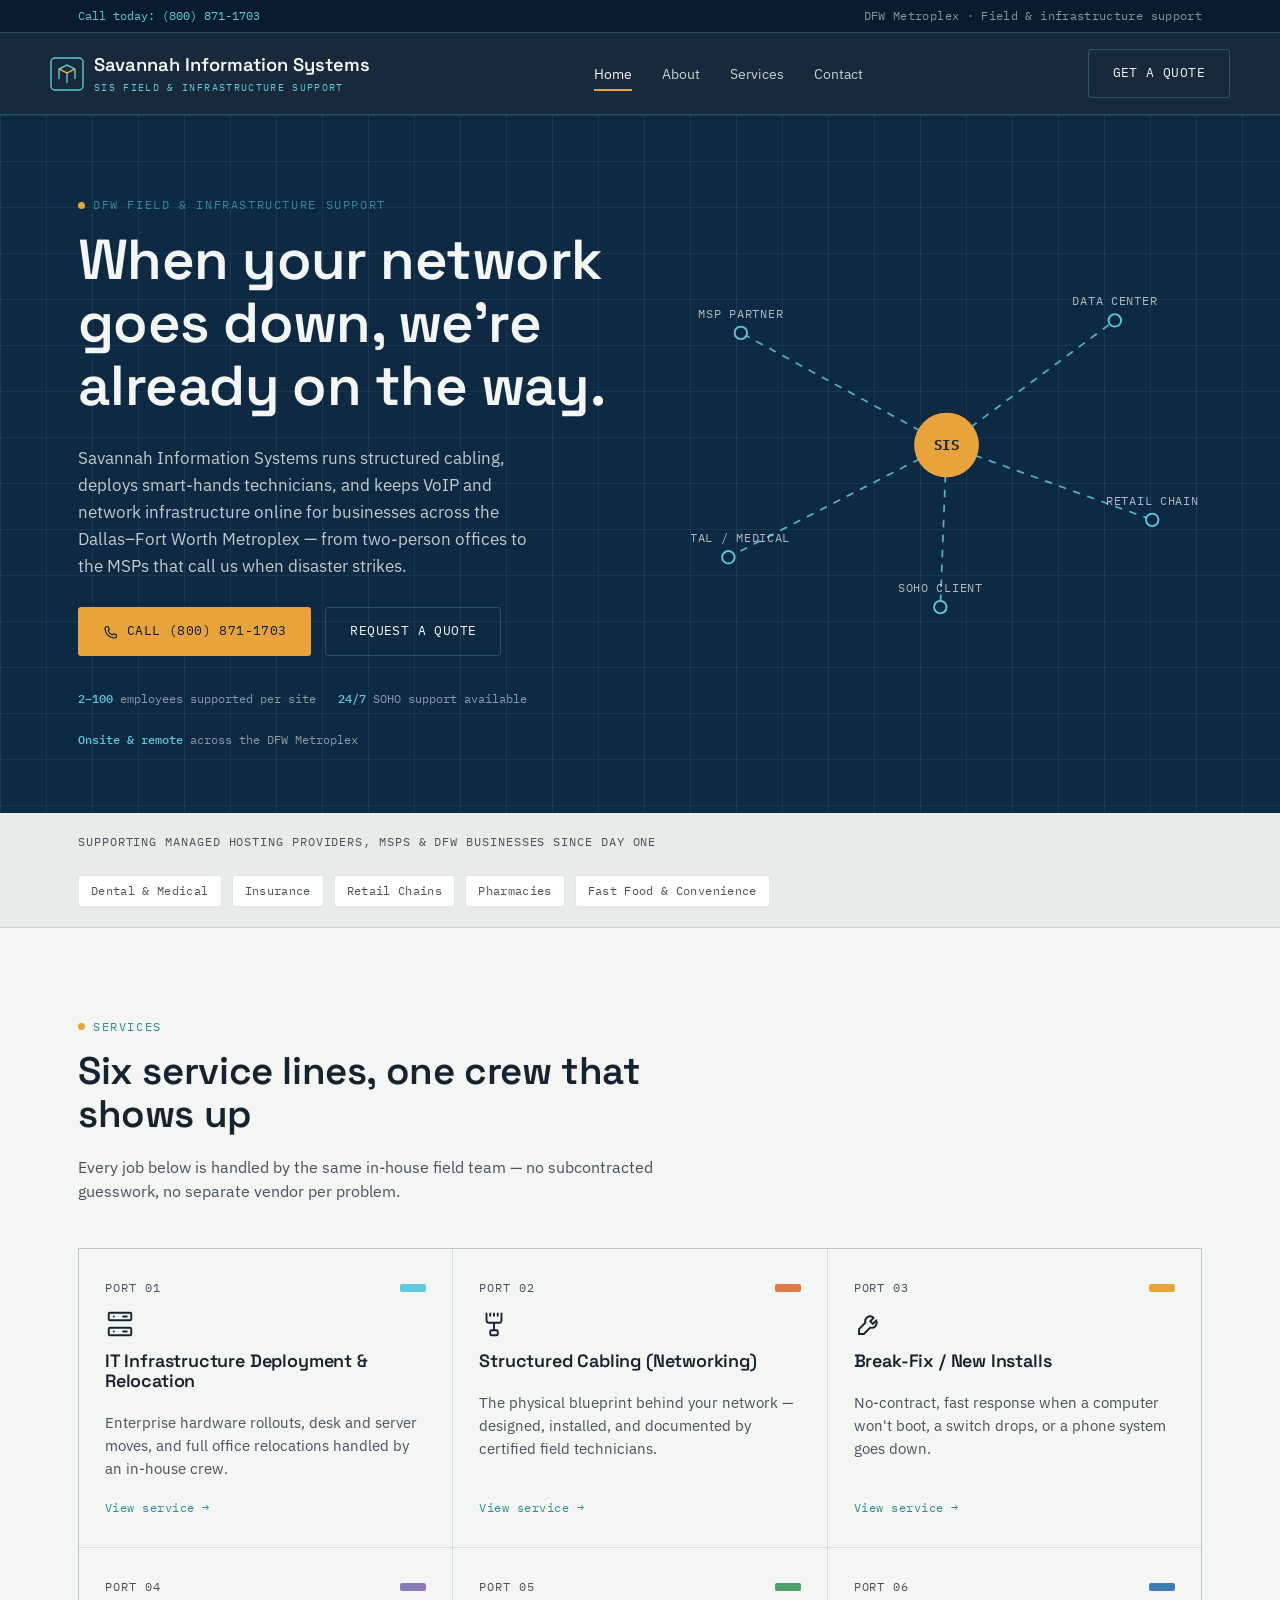
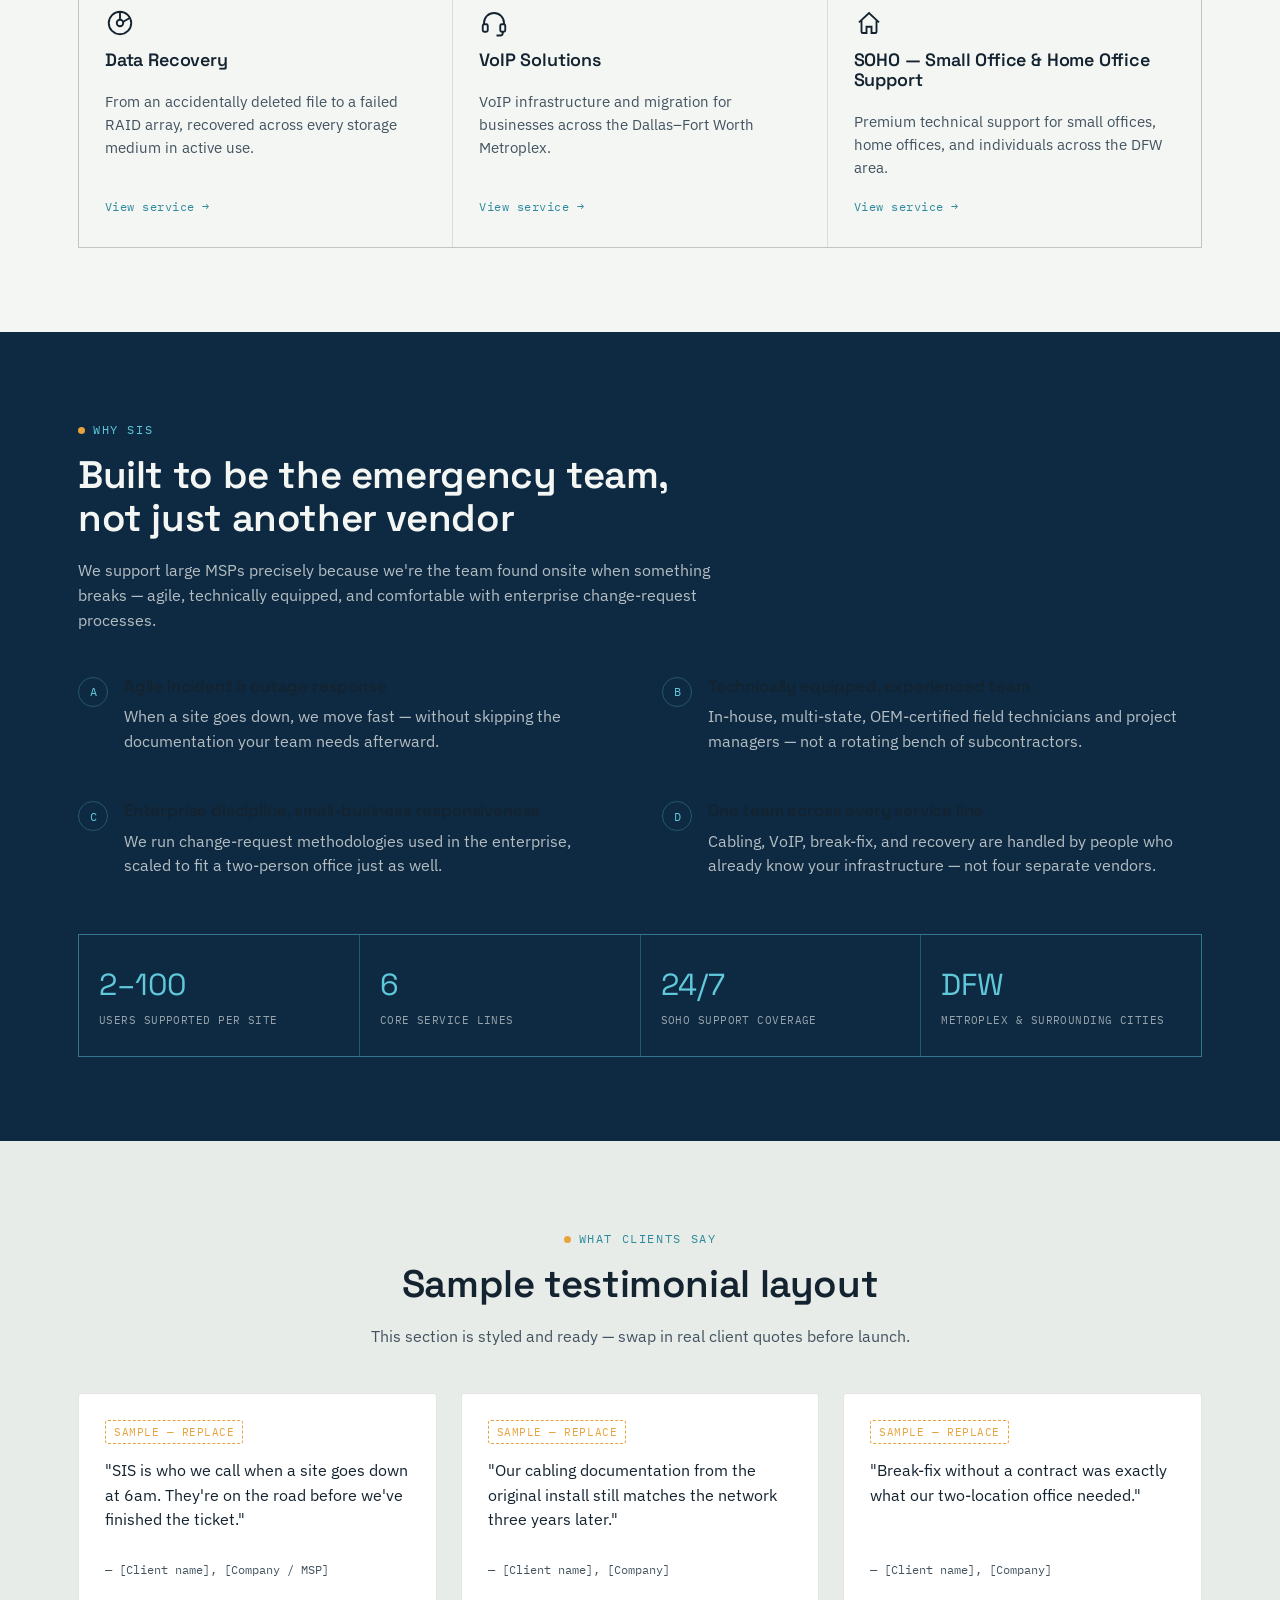
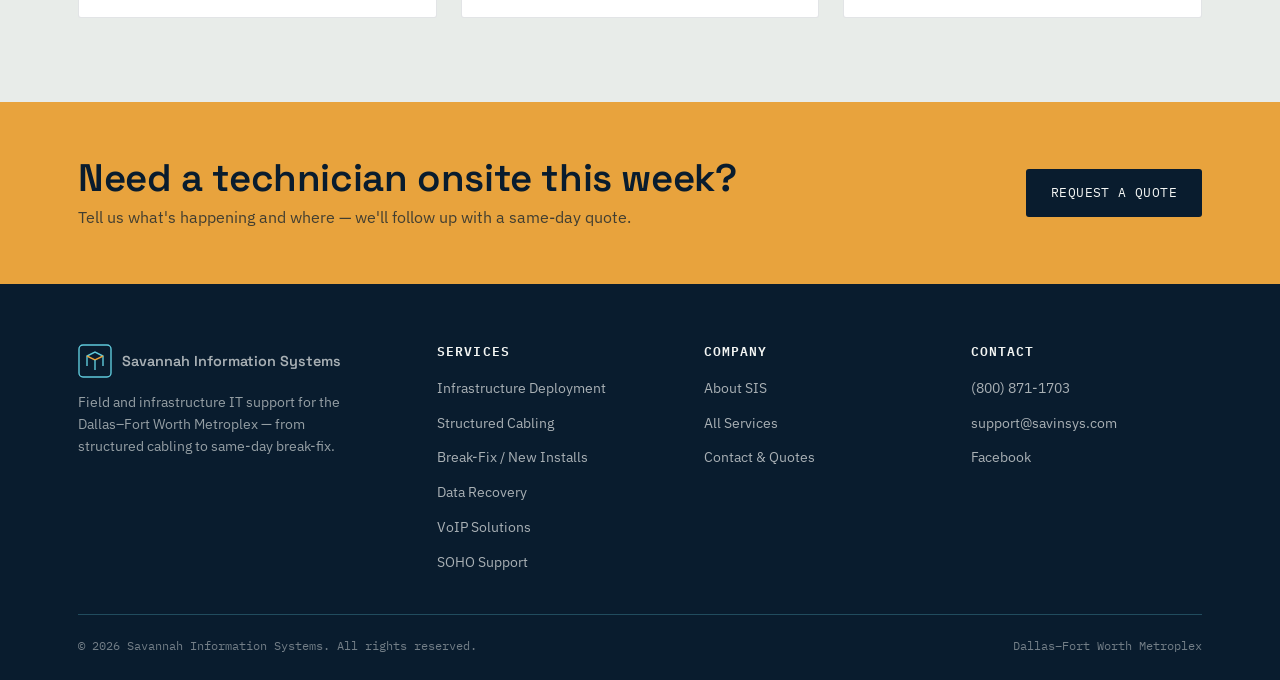
<file: index.html>
<!DOCTYPE html>
<html lang="en">
<head>
  <meta charset="UTF-8">
  <meta name="viewport" content="width=device-width, initial-scale=1.0">
  <title>Savannah Information Systems — DFW IT Infrastructure & Field Support</title>
  <meta name="description" content="Structured cabling, VoIP, break-fix, data recovery, and infrastructure deployment for businesses across the Dallas–Fort Worth Metroplex.">
  <link rel="preconnect" href="https://fonts.googleapis.com">
  <link rel="preconnect" href="https://fonts.gstatic.com" crossorigin>
  <link href="https://fonts.googleapis.com/css2?family=Space+Grotesk:wght@500;600;700&amp;family=IBM+Plex+Sans:wght@400;500;600&amp;family=IBM+Plex+Mono:wght@400;500;600&amp;display=swap" rel="stylesheet">
  <link rel="stylesheet" href="assets/css/styles.css">
</head>
<body>
  <header class="site-header">
    <div class="topbar">
      <div class="container">
        <a href="tel:8008711703">Call today: (800) 871-1703</a>
        <span class="topbar-status">DFW Metroplex · Field &amp; infrastructure support</span>
      </div>
    </div>
    <nav class="nav-wrap container">
      <a href="index.html" class="logo">
        <svg class="mark" viewBox="0 0 34 34" fill="none"><rect x="1" y="1" width="32" height="32" rx="4" stroke="#5FC9DB" stroke-width="1.4"/><path d="M9 22V12l8-4 8 4v10" stroke="#5FC9DB" stroke-width="1.4"/><path d="M9 12l8 4 8-4" stroke="#E8A33D" stroke-width="1.4"/><path d="M17 16v10" stroke="#5FC9DB" stroke-width="1.4"/></svg>
        <span>Savannah Information Systems<span class="word-sub">SIS FIELD &amp; INFRASTRUCTURE SUPPORT</span></span>
      </a>
      <ul class="nav-links">
        <li><a href="index.html" class="active">Home</a></li>
        <li><a href="about.html" class="">About</a></li>
        <li><a href="services.html" class="">Services</a></li>
        <li><a href="contact.html" class="">Contact</a></li>
      </ul>
      <div class="nav-cta">
        <a href="contact.html" class="btn btn-outline">Get a Quote</a>
        <button class="nav-toggle" aria-label="Toggle menu" aria-expanded="false">
          <span></span><span></span><span></span>
        </button>
      </div>
    </nav>
  </header>
  
  <section class="hero">
    <div class="container">
      <div class="copy-col">
        <p class="eyebrow">DFW field &amp; infrastructure support</p>
        <h1>When your network goes down, we're already on the way.</h1>
        <p class="lede">Savannah Information Systems runs structured cabling, deploys smart-hands technicians, and keeps VoIP and network infrastructure online for businesses across the Dallas&ndash;Fort Worth Metroplex &mdash; from two-person offices to the MSPs that call us when disaster strikes.</p>
        <div class="actions">
          <a href="tel:8008711703" class="btn btn-primary"><svg class="ic" style="width:16px;height:16px" viewBox="0 0 24 24" fill="none" stroke="currentColor" stroke-width="1.6"><path d="M5 4h3l1.5 4L7.5 9.5a12 12 0 0 0 7 7L16 14.5l4 1.5v3a2 2 0 0 1-2 2C9.5 21 3 14.5 3 6a2 2 0 0 1 2-2Z"/></svg> Call (800) 871-1703</a>
          <a href="contact.html" class="btn btn-outline">Request a Quote</a>
        </div>
        <div class="status-line">
          <span><strong>2&ndash;100</strong> employees supported per site</span>
          <span><strong>24/7</strong> SOHO support available</span>
          <span><strong>Onsite &amp; remote</strong> across the DFW Metroplex</span>
        </div>
      </div>
      <div class="diagram-col">
        <svg class="topo-diagram" viewBox="0 0 410 300" xmlns="http://www.w3.org/2000/svg" role="img" aria-label="Diagram showing Savannah Information Systems as the connected support hub for MSP partners, data centers, retail chains, medical offices, and small offices across DFW">
    <path class="link" d="M205 130 L40 40"/>
    <path class="link" d="M205 130 L340 30"/>
    <path class="link" d="M205 130 L370 190"/>
    <path class="link" d="M205 130 L30 220"/>
    <path class="link" d="M205 130 L200 260"/>
    <g><circle class="node-dot" cx="40" cy="40" r="5"/><text class="node-label" x="40" y="28" text-anchor="middle">MSP PARTNER</text></g>
    <g><circle class="node-dot" cx="340" cy="30" r="5"/><text class="node-label" x="340" y="18" text-anchor="middle">DATA CENTER</text></g>
    <g><circle class="node-dot" cx="370" cy="190" r="5"/><text class="node-label" x="370" y="178" text-anchor="middle">RETAIL CHAIN</text></g>
    <g><circle class="node-dot" cx="30" cy="220" r="5"/><text class="node-label" x="30" y="208" text-anchor="middle">DENTAL / MEDICAL</text></g>
    <g><circle class="node-dot" cx="200" cy="260" r="5"/><text class="node-label" x="200" y="248" text-anchor="middle">SOHO CLIENT</text></g>
    <circle class="node-core" cx="205" cy="130" r="26"/>
    <text class="node-core-label" x="205" y="134" text-anchor="middle">SIS</text>
  </svg>
      </div>
    </div>
  </section>

  <div class="trust-strip">
    <div class="container">
      <p>Supporting managed hosting providers, MSPs &amp; DFW businesses since day one</p>
      <div class="trust-tags">
        <span class="trust-tag">Dental &amp; Medical</span>
        <span class="trust-tag">Insurance</span>
        <span class="trust-tag">Retail Chains</span>
        <span class="trust-tag">Pharmacies</span>
        <span class="trust-tag">Fast Food &amp; Convenience</span>
      </div>
    </div>
  </div>

  <section>
    <div class="container">
      <div class="section-head">
        <p class="eyebrow">Services</p>
        <h2>Six service lines, one crew that shows up</h2>
        <p>Every job below is handled by the same in-house field team &mdash; no subcontracted guesswork, no separate vendor per problem.</p>
      </div>
      <div class="ports-grid">
        
      <a href="services/infrastructure-deployment.html" class="port-card">
        <div class="port-head">
          <span class="port-number">PORT 01</span>
          <span class="port-tag" style="background:var(--port-infra)"></span>
        </div>
        <svg class="port-icon" viewBox="0 0 24 24" fill="none" stroke="currentColor" stroke-width="1.5"><rect x="3" y="3" width="18" height="6" rx="1"/><rect x="3" y="15" width="18" height="6" rx="1"/><circle cx="7" cy="6" r="0.8" fill="currentColor" stroke="none"/><circle cx="7" cy="18" r="0.8" fill="currentColor" stroke="none"/><path d="M14 6h4M14 18h4"/></svg>
        <h3>IT Infrastructure Deployment & Relocation</h3>
        <p>Enterprise hardware rollouts, desk and server moves, and full office relocations handled by an in-house crew.</p>
        <span class="port-link">View service &rarr;</span>
      </a>

      <a href="services/structured-cabling.html" class="port-card">
        <div class="port-head">
          <span class="port-number">PORT 02</span>
          <span class="port-tag" style="background:var(--port-cabling)"></span>
        </div>
        <svg class="port-icon" viewBox="0 0 24 24" fill="none" stroke="currentColor" stroke-width="1.5"><path d="M6 3v6a2 2 0 0 0 2 2h8a2 2 0 0 0 2-2V3"/><path d="M9 3v3M12 3v3M15 3v3"/><path d="M12 11v6"/><rect x="9" y="17" width="6" height="4" rx="1"/></svg>
        <h3>Structured Cabling (Networking)</h3>
        <p>The physical blueprint behind your network — designed, installed, and documented by certified field technicians.</p>
        <span class="port-link">View service &rarr;</span>
      </a>

      <a href="services/break-fix.html" class="port-card">
        <div class="port-head">
          <span class="port-number">PORT 03</span>
          <span class="port-tag" style="background:var(--port-breakfix)"></span>
        </div>
        <svg class="port-icon" viewBox="0 0 24 24" fill="none" stroke="currentColor" stroke-width="1.5"><path d="M14.7 6.3a4 4 0 0 0-5.6 4.7L4 16.1V20h3.9l5.1-5.1a4 4 0 0 0 4.7-5.6l-2.6 2.6-2.1-2.1 2.6-2.6Z"/></svg>
        <h3>Break-Fix / New Installs</h3>
        <p>No-contract, fast response when a computer won't boot, a switch drops, or a phone system goes down.</p>
        <span class="port-link">View service &rarr;</span>
      </a>

      <a href="services/data-recovery.html" class="port-card">
        <div class="port-head">
          <span class="port-number">PORT 04</span>
          <span class="port-tag" style="background:var(--port-recovery)"></span>
        </div>
        <svg class="port-icon" viewBox="0 0 24 24" fill="none" stroke="currentColor" stroke-width="1.5"><circle cx="12" cy="12" r="9"/><circle cx="12" cy="12" r="2.6"/><path d="M12 3v6.4M19.8 8l-5.6 3.2"/></svg>
        <h3>Data Recovery</h3>
        <p>From an accidentally deleted file to a failed RAID array, recovered across every storage medium in active use.</p>
        <span class="port-link">View service &rarr;</span>
      </a>

      <a href="services/voip-solutions.html" class="port-card">
        <div class="port-head">
          <span class="port-number">PORT 05</span>
          <span class="port-tag" style="background:var(--port-voip)"></span>
        </div>
        <svg class="port-icon" viewBox="0 0 24 24" fill="none" stroke="currentColor" stroke-width="1.5"><path d="M4 13v-1a8 8 0 0 1 16 0v1"/><rect x="3" y="13" width="4" height="6" rx="1.2"/><rect x="17" y="13" width="4" height="6" rx="1.2"/><path d="M19 19v1a2 2 0 0 1-2 2h-3"/></svg>
        <h3>VoIP Solutions</h3>
        <p>VoIP infrastructure and migration for businesses across the Dallas–Fort Worth Metroplex.</p>
        <span class="port-link">View service &rarr;</span>
      </a>

      <a href="services/soho-support.html" class="port-card">
        <div class="port-head">
          <span class="port-number">PORT 06</span>
          <span class="port-tag" style="background:var(--port-soho)"></span>
        </div>
        <svg class="port-icon" viewBox="0 0 24 24" fill="none" stroke="currentColor" stroke-width="1.5"><path d="M4 11.5 12 4l8 7.5"/><path d="M6 10v9a1 1 0 0 0 1 1h3v-5h4v5h3a1 1 0 0 0 1-1v-9"/></svg>
        <h3>SOHO — Small Office & Home Office Support</h3>
        <p>Premium technical support for small offices, home offices, and individuals across the DFW area.</p>
        <span class="port-link">View service &rarr;</span>
      </a>
      </div>
    </div>
  </section>

  <section class="on-navy">
    <div class="container">
      <div class="section-head">
        <p class="eyebrow">Why SIS</p>
        <h2>Built to be the emergency team, not just another vendor</h2>
        <p>We support large MSPs precisely because we're the team found onsite when something breaks &mdash; agile, technically equipped, and comfortable with enterprise change-request processes.</p>
      </div>
      <div class="diff-list">
        <div class="diff-item">
          <span class="diff-index">A</span>
          <div><h4>Agile incident &amp; outage response</h4><p>When a site goes down, we move fast &mdash; without skipping the documentation your team needs afterward.</p></div>
        </div>
        <div class="diff-item">
          <span class="diff-index">B</span>
          <div><h4>Technically equipped, experienced team</h4><p>In-house, multi-state, OEM-certified field technicians and project managers &mdash; not a rotating bench of subcontractors.</p></div>
        </div>
        <div class="diff-item">
          <span class="diff-index">C</span>
          <div><h4>Enterprise discipline, small-business responsiveness</h4><p>We run change-request methodologies used in the enterprise, scaled to fit a two-person office just as well.</p></div>
        </div>
        <div class="diff-item">
          <span class="diff-index">D</span>
          <div><h4>One team across every service line</h4><p>Cabling, VoIP, break-fix, and recovery are handled by people who already know your infrastructure &mdash; not four separate vendors.</p></div>
        </div>
      </div>
      <div class="stat-row">
        <div class="stat-cell"><div class="num">2&ndash;100</div><div class="label">Users supported per site</div></div>
        <div class="stat-cell"><div class="num">6</div><div class="label">Core service lines</div></div>
        <div class="stat-cell"><div class="num">24/7</div><div class="label">SOHO support coverage</div></div>
        <div class="stat-cell"><div class="num">DFW</div><div class="label">Metroplex &amp; surrounding cities</div></div>
      </div>
    </div>
  </section>

  <section class="alt">
    <div class="container">
      <div class="section-head center">
        <p class="eyebrow">What clients say</p>
        <h2>Sample testimonial layout</h2>
        <p>This section is styled and ready &mdash; swap in real client quotes before launch.</p>
      </div>
      <div class="testi-grid">
        <div class="testi-card">
          <span class="placeholder-flag">Sample &mdash; replace</span>
          <p class="quote">"SIS is who we call when a site goes down at 6am. They're on the road before we've finished the ticket."</p>
          <p class="who">&mdash; [Client name], [Company / MSP]</p>
        </div>
        <div class="testi-card">
          <span class="placeholder-flag">Sample &mdash; replace</span>
          <p class="quote">"Our cabling documentation from the original install still matches the network three years later."</p>
          <p class="who">&mdash; [Client name], [Company]</p>
        </div>
        <div class="testi-card">
          <span class="placeholder-flag">Sample &mdash; replace</span>
          <p class="quote">"Break-fix without a contract was exactly what our two-location office needed."</p>
          <p class="who">&mdash; [Client name], [Company]</p>
        </div>
      </div>
    </div>
  </section>

  <div class="cta-band">
    <div class="container">
      <div>
        <h2>Need a technician onsite this week?</h2>
        <p>Tell us what's happening and where &mdash; we'll follow up with a same-day quote.</p>
      </div>
      <a href="contact.html" class="btn btn-primary">Request a Quote</a>
    </div>
  </div>
  <footer class="site-footer">
    <div class="container">
      <div class="footer-grid">
        <div class="footer-brand">
          <a href="index.html" class="logo"><svg class="mark" viewBox="0 0 34 34" fill="none"><rect x="1" y="1" width="32" height="32" rx="4" stroke="#5FC9DB" stroke-width="1.4"/><path d="M9 22V12l8-4 8 4v10" stroke="#5FC9DB" stroke-width="1.4"/><path d="M9 12l8 4 8-4" stroke="#E8A33D" stroke-width="1.4"/><path d="M17 16v10" stroke="#5FC9DB" stroke-width="1.4"/></svg><span>Savannah Information Systems</span></a>
          <p>Field and infrastructure IT support for the Dallas&ndash;Fort Worth Metroplex &mdash; from structured cabling to same-day break-fix.</p>
        </div>
        <div>
          <h4>Services</h4>
          <ul>
          <li><a href="services/infrastructure-deployment.html">Infrastructure Deployment</a></li>
          <li><a href="services/structured-cabling.html">Structured Cabling</a></li>
          <li><a href="services/break-fix.html">Break-Fix / New Installs</a></li>
          <li><a href="services/data-recovery.html">Data Recovery</a></li>
          <li><a href="services/voip-solutions.html">VoIP Solutions</a></li>
          <li><a href="services/soho-support.html">SOHO Support</a></li>
          </ul>
        </div>
        <div>
          <h4>Company</h4>
          <ul>
            <li><a href="about.html">About SIS</a></li>
            <li><a href="services.html">All Services</a></li>
            <li><a href="contact.html">Contact &amp; Quotes</a></li>
          </ul>
        </div>
        <div>
          <h4>Contact</h4>
          <ul>
            <li><a href="tel:8008711703">(800) 871-1703</a></li>
            <li><a href="mailto:support@savinsys.com">support@savinsys.com</a></li>
            <li><a href="https://www.facebook.com/" target="_blank" rel="noopener">Facebook</a></li>
          </ul>
        </div>
      </div>
      <div class="footer-bottom">
        <span>&copy; <span class="current-year">2026</span> Savannah Information Systems. All rights reserved.</span>
        <span>Dallas&ndash;Fort Worth Metroplex</span>
      </div>
    </div>
  </footer>
  <script src="assets/js/main.js"></script>
</body>
</html>
</file>
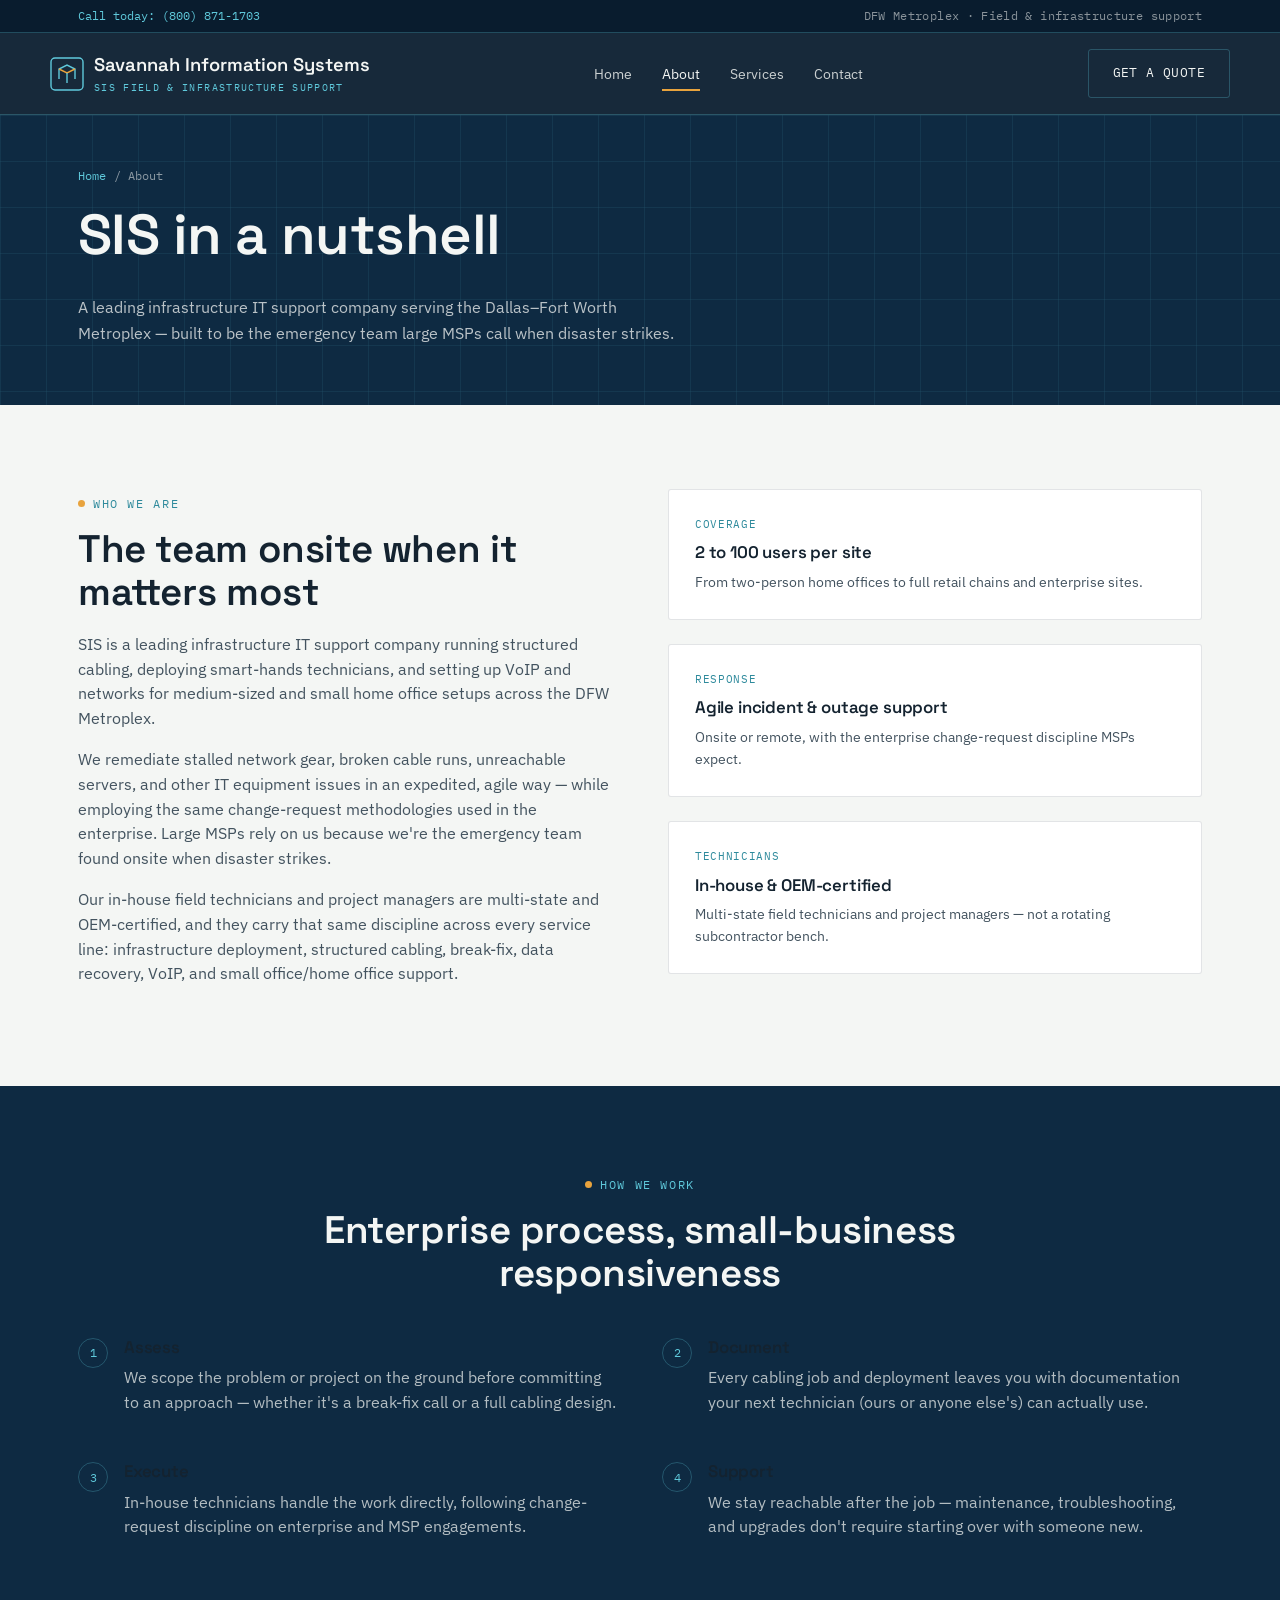
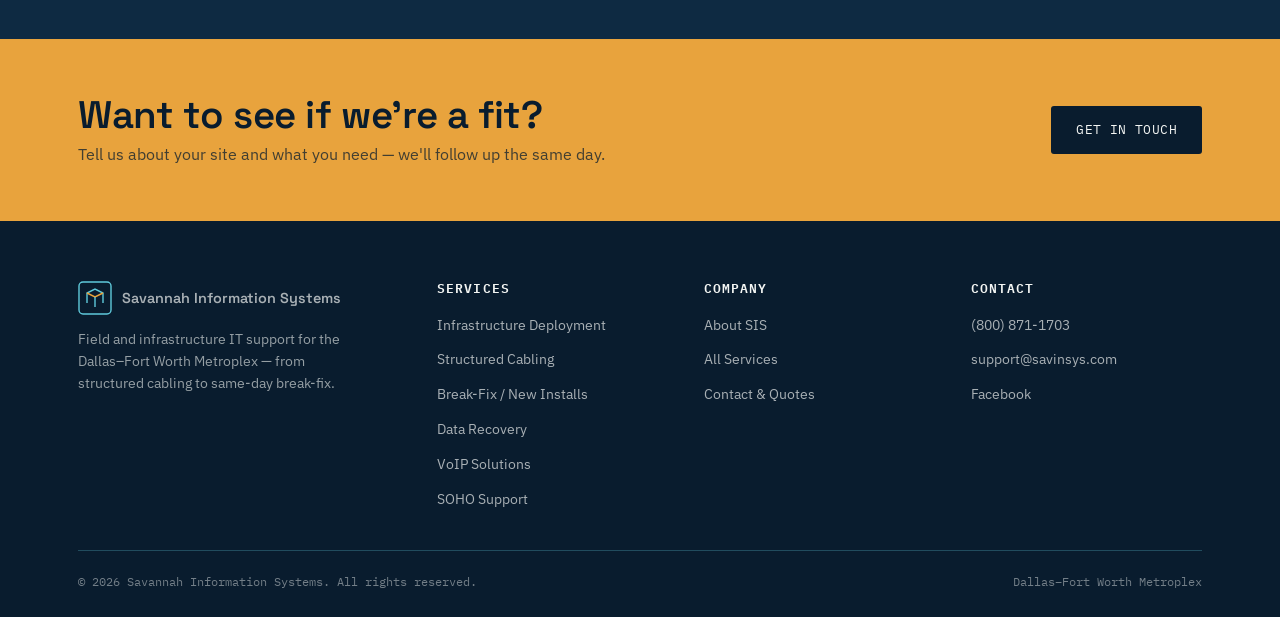
<file: about.html>
<!DOCTYPE html>
<html lang="en">
<head>
  <meta charset="UTF-8">
  <meta name="viewport" content="width=device-width, initial-scale=1.0">
  <title>About SIS — Savannah Information Systems</title>
  <meta name="description" content="SIS is a DFW-based infrastructure IT support company supporting MSPs, enterprises, and small offices with field and infrastructure support.">
  <link rel="preconnect" href="https://fonts.googleapis.com">
  <link rel="preconnect" href="https://fonts.gstatic.com" crossorigin>
  <link href="https://fonts.googleapis.com/css2?family=Space+Grotesk:wght@500;600;700&amp;family=IBM+Plex+Sans:wght@400;500;600&amp;family=IBM+Plex+Mono:wght@400;500;600&amp;display=swap" rel="stylesheet">
  <link rel="stylesheet" href="assets/css/styles.css">
</head>
<body>
  <header class="site-header">
    <div class="topbar">
      <div class="container">
        <a href="tel:8008711703">Call today: (800) 871-1703</a>
        <span class="topbar-status">DFW Metroplex · Field &amp; infrastructure support</span>
      </div>
    </div>
    <nav class="nav-wrap container">
      <a href="index.html" class="logo">
        <svg class="mark" viewBox="0 0 34 34" fill="none"><rect x="1" y="1" width="32" height="32" rx="4" stroke="#5FC9DB" stroke-width="1.4"/><path d="M9 22V12l8-4 8 4v10" stroke="#5FC9DB" stroke-width="1.4"/><path d="M9 12l8 4 8-4" stroke="#E8A33D" stroke-width="1.4"/><path d="M17 16v10" stroke="#5FC9DB" stroke-width="1.4"/></svg>
        <span>Savannah Information Systems<span class="word-sub">SIS FIELD &amp; INFRASTRUCTURE SUPPORT</span></span>
      </a>
      <ul class="nav-links">
        <li><a href="index.html" class="">Home</a></li>
        <li><a href="about.html" class="active">About</a></li>
        <li><a href="services.html" class="">Services</a></li>
        <li><a href="contact.html" class="">Contact</a></li>
      </ul>
      <div class="nav-cta">
        <a href="contact.html" class="btn btn-outline">Get a Quote</a>
        <button class="nav-toggle" aria-label="Toggle menu" aria-expanded="false">
          <span></span><span></span><span></span>
        </button>
      </div>
    </nav>
  </header>
  
  <section class="page-hero">
    <div class="container">
      <p class="breadcrumb"><a href="index.html">Home</a> / About</p>
      <h1>SIS in a nutshell</h1>
      <p class="lede">A leading infrastructure IT support company serving the Dallas&ndash;Fort Worth Metroplex &mdash; built to be the emergency team large MSPs call when disaster strikes.</p>
    </div>
  </section>

  <section>
    <div class="container">
      <div class="split">
        <div>
          <p class="eyebrow">Who we are</p>
          <h2>The team onsite when it matters most</h2>
          <p>SIS is a leading infrastructure IT support company running structured cabling, deploying smart-hands technicians, and setting up VoIP and networks for medium-sized and small home office setups across the DFW Metroplex.</p>
          <p>We remediate stalled network gear, broken cable runs, unreachable servers, and other IT equipment issues in an expedited, agile way &mdash; while employing the same change-request methodologies used in the enterprise. Large MSPs rely on us because we're the emergency team found onsite when disaster strikes.</p>
          <p>Our in-house field technicians and project managers are multi-state and OEM-certified, and they carry that same discipline across every service line: infrastructure deployment, structured cabling, break-fix, data recovery, VoIP, and small office/home office support.</p>
        </div>
        <div>
          <div class="value-grid" style="grid-template-columns:1fr;">
            <div class="value-card">
              <span class="tag">Coverage</span>
              <h4>2 to 100 users per site</h4>
              <p style="margin:0;font-size:0.9rem;">From two-person home offices to full retail chains and enterprise sites.</p>
            </div>
            <div class="value-card">
              <span class="tag">Response</span>
              <h4>Agile incident &amp; outage support</h4>
              <p style="margin:0;font-size:0.9rem;">Onsite or remote, with the enterprise change-request discipline MSPs expect.</p>
            </div>
            <div class="value-card">
              <span class="tag">Technicians</span>
              <h4>In-house &amp; OEM-certified</h4>
              <p style="margin:0;font-size:0.9rem;">Multi-state field technicians and project managers &mdash; not a rotating subcontractor bench.</p>
            </div>
          </div>
        </div>
      </div>
    </div>
  </section>

  <section class="on-navy">
    <div class="container">
      <div class="section-head center">
        <p class="eyebrow">How we work</p>
        <h2>Enterprise process, small-business responsiveness</h2>
      </div>
      <div class="diff-list">
        <div class="diff-item">
          <span class="diff-index">1</span>
          <div><h4>Assess</h4><p>We scope the problem or project on the ground before committing to an approach &mdash; whether it's a break-fix call or a full cabling design.</p></div>
        </div>
        <div class="diff-item">
          <span class="diff-index">2</span>
          <div><h4>Document</h4><p>Every cabling job and deployment leaves you with documentation your next technician (ours or anyone else's) can actually use.</p></div>
        </div>
        <div class="diff-item">
          <span class="diff-index">3</span>
          <div><h4>Execute</h4><p>In-house technicians handle the work directly, following change-request discipline on enterprise and MSP engagements.</p></div>
        </div>
        <div class="diff-item">
          <span class="diff-index">4</span>
          <div><h4>Support</h4><p>We stay reachable after the job &mdash; maintenance, troubleshooting, and upgrades don't require starting over with someone new.</p></div>
        </div>
      </div>
    </div>
  </section>

  <div class="cta-band">
    <div class="container">
      <div>
        <h2>Want to see if we're a fit?</h2>
        <p>Tell us about your site and what you need &mdash; we'll follow up the same day.</p>
      </div>
      <a href="contact.html" class="btn btn-primary">Get in Touch</a>
    </div>
  </div>
  <footer class="site-footer">
    <div class="container">
      <div class="footer-grid">
        <div class="footer-brand">
          <a href="index.html" class="logo"><svg class="mark" viewBox="0 0 34 34" fill="none"><rect x="1" y="1" width="32" height="32" rx="4" stroke="#5FC9DB" stroke-width="1.4"/><path d="M9 22V12l8-4 8 4v10" stroke="#5FC9DB" stroke-width="1.4"/><path d="M9 12l8 4 8-4" stroke="#E8A33D" stroke-width="1.4"/><path d="M17 16v10" stroke="#5FC9DB" stroke-width="1.4"/></svg><span>Savannah Information Systems</span></a>
          <p>Field and infrastructure IT support for the Dallas&ndash;Fort Worth Metroplex &mdash; from structured cabling to same-day break-fix.</p>
        </div>
        <div>
          <h4>Services</h4>
          <ul>
          <li><a href="services/infrastructure-deployment.html">Infrastructure Deployment</a></li>
          <li><a href="services/structured-cabling.html">Structured Cabling</a></li>
          <li><a href="services/break-fix.html">Break-Fix / New Installs</a></li>
          <li><a href="services/data-recovery.html">Data Recovery</a></li>
          <li><a href="services/voip-solutions.html">VoIP Solutions</a></li>
          <li><a href="services/soho-support.html">SOHO Support</a></li>
          </ul>
        </div>
        <div>
          <h4>Company</h4>
          <ul>
            <li><a href="about.html">About SIS</a></li>
            <li><a href="services.html">All Services</a></li>
            <li><a href="contact.html">Contact &amp; Quotes</a></li>
          </ul>
        </div>
        <div>
          <h4>Contact</h4>
          <ul>
            <li><a href="tel:8008711703">(800) 871-1703</a></li>
            <li><a href="mailto:support@savinsys.com">support@savinsys.com</a></li>
            <li><a href="https://www.facebook.com/" target="_blank" rel="noopener">Facebook</a></li>
          </ul>
        </div>
      </div>
      <div class="footer-bottom">
        <span>&copy; <span class="current-year">2026</span> Savannah Information Systems. All rights reserved.</span>
        <span>Dallas&ndash;Fort Worth Metroplex</span>
      </div>
    </div>
  </footer>
  <script src="assets/js/main.js"></script>
</body>
</html>
</file>
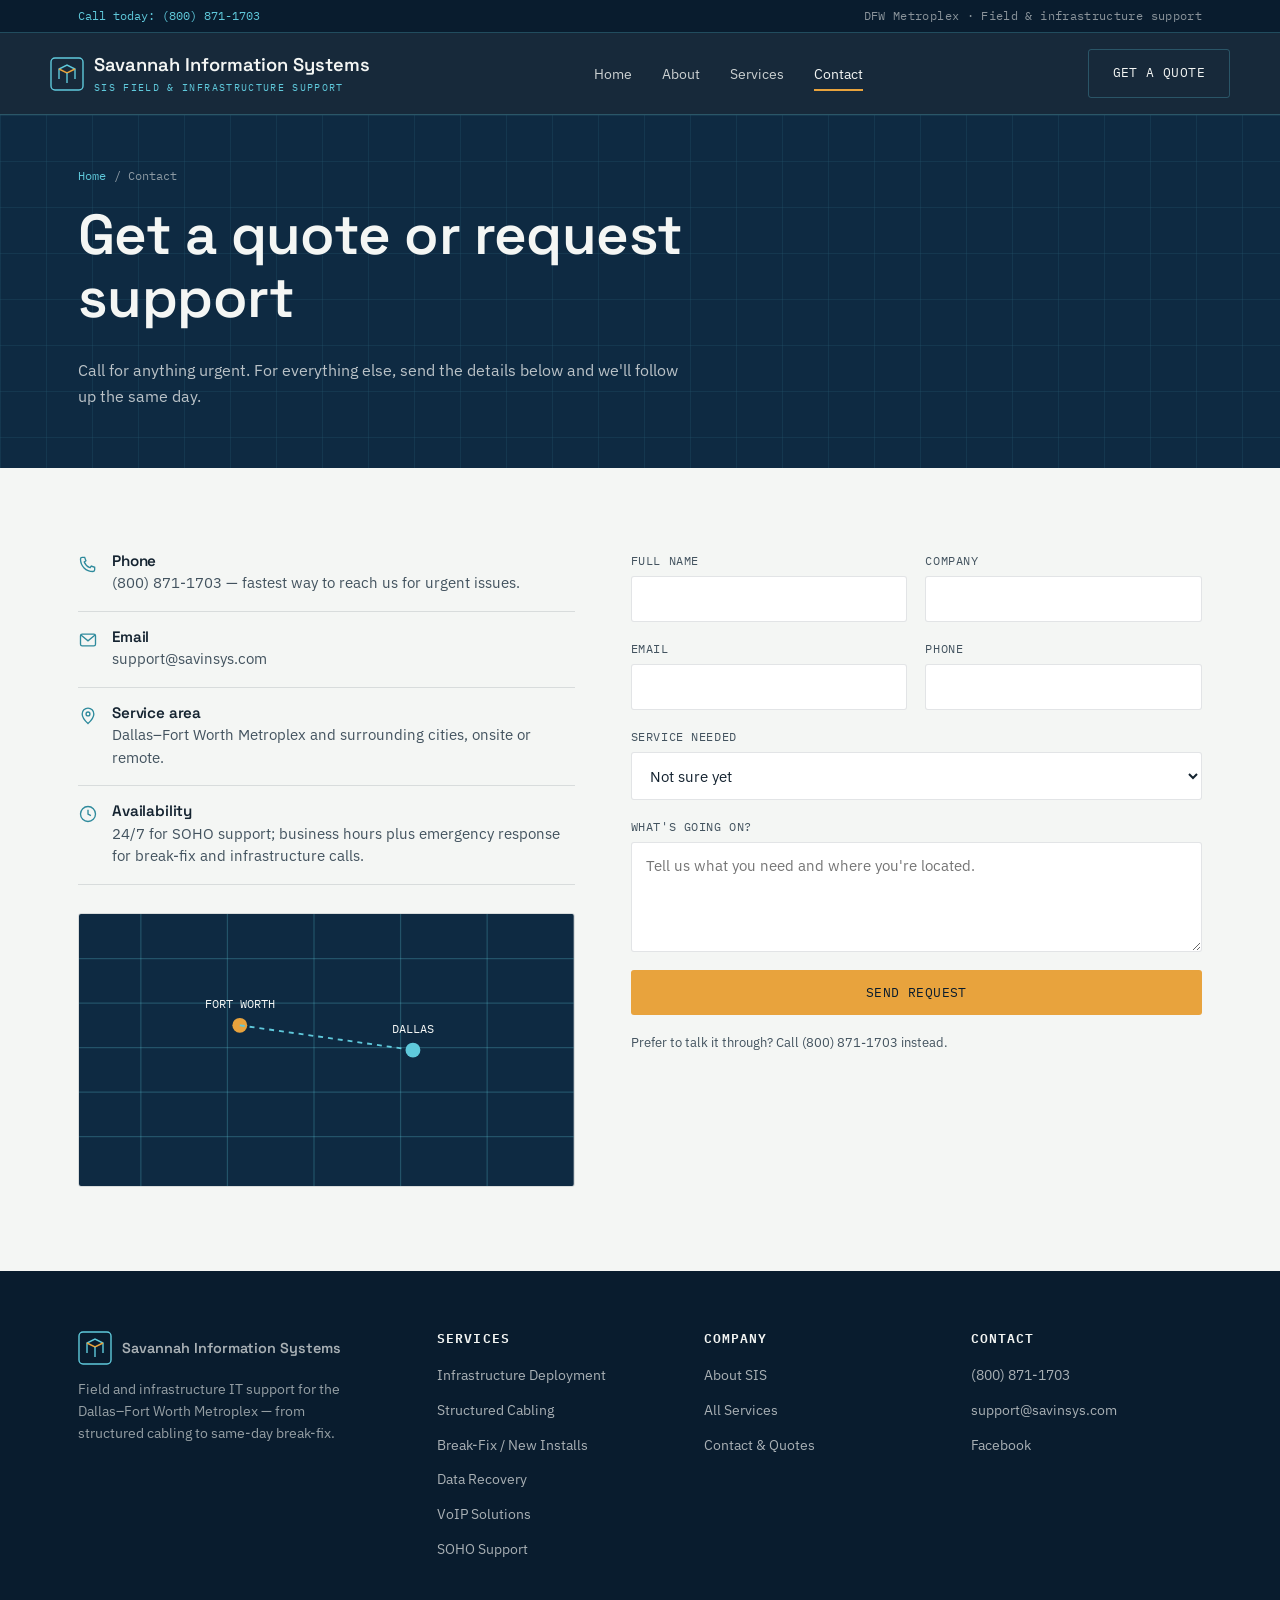
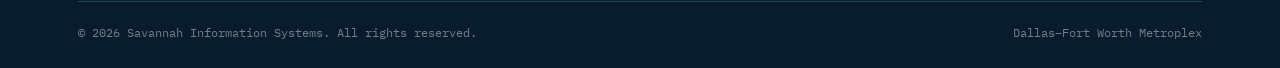
<file: contact.html>
<!DOCTYPE html>
<html lang="en">
<head>
  <meta charset="UTF-8">
  <meta name="viewport" content="width=device-width, initial-scale=1.0">
  <title>Contact — Savannah Information Systems</title>
  <meta name="description" content="Reach Savannah Information Systems for a quote or urgent support across the Dallas–Fort Worth Metroplex.">
  <link rel="preconnect" href="https://fonts.googleapis.com">
  <link rel="preconnect" href="https://fonts.gstatic.com" crossorigin>
  <link href="https://fonts.googleapis.com/css2?family=Space+Grotesk:wght@500;600;700&amp;family=IBM+Plex+Sans:wght@400;500;600&amp;family=IBM+Plex+Mono:wght@400;500;600&amp;display=swap" rel="stylesheet">
  <link rel="stylesheet" href="assets/css/styles.css">
</head>
<body>
  <header class="site-header">
    <div class="topbar">
      <div class="container">
        <a href="tel:8008711703">Call today: (800) 871-1703</a>
        <span class="topbar-status">DFW Metroplex · Field &amp; infrastructure support</span>
      </div>
    </div>
    <nav class="nav-wrap container">
      <a href="index.html" class="logo">
        <svg class="mark" viewBox="0 0 34 34" fill="none"><rect x="1" y="1" width="32" height="32" rx="4" stroke="#5FC9DB" stroke-width="1.4"/><path d="M9 22V12l8-4 8 4v10" stroke="#5FC9DB" stroke-width="1.4"/><path d="M9 12l8 4 8-4" stroke="#E8A33D" stroke-width="1.4"/><path d="M17 16v10" stroke="#5FC9DB" stroke-width="1.4"/></svg>
        <span>Savannah Information Systems<span class="word-sub">SIS FIELD &amp; INFRASTRUCTURE SUPPORT</span></span>
      </a>
      <ul class="nav-links">
        <li><a href="index.html" class="">Home</a></li>
        <li><a href="about.html" class="">About</a></li>
        <li><a href="services.html" class="">Services</a></li>
        <li><a href="contact.html" class="active">Contact</a></li>
      </ul>
      <div class="nav-cta">
        <a href="contact.html" class="btn btn-outline">Get a Quote</a>
        <button class="nav-toggle" aria-label="Toggle menu" aria-expanded="false">
          <span></span><span></span><span></span>
        </button>
      </div>
    </nav>
  </header>
  
  <section class="page-hero">
    <div class="container">
      <p class="breadcrumb"><a href="index.html">Home</a> / Contact</p>
      <h1>Get a quote or request support</h1>
      <p class="lede">Call for anything urgent. For everything else, send the details below and we'll follow up the same day.</p>
    </div>
  </section>

  <section>
    <div class="container">
      <div class="contact-grid">
        <div>
          <div class="contact-detail">
            <svg class="ic" viewBox="0 0 24 24" fill="none" stroke="currentColor" stroke-width="1.6"><path d="M5 4h3l1.5 4L7.5 9.5a12 12 0 0 0 7 7L16 14.5l4 1.5v3a2 2 0 0 1-2 2C9.5 21 3 14.5 3 6a2 2 0 0 1 2-2Z"/></svg>
            <div><h4>Phone</h4><p><a href="tel:8008711703">(800) 871-1703</a> &mdash; fastest way to reach us for urgent issues.</p></div>
          </div>
          <div class="contact-detail">
            <svg class="ic" viewBox="0 0 24 24" fill="none" stroke="currentColor" stroke-width="1.6"><rect x="3" y="5" width="18" height="14" rx="2"/><path d="m3.5 6 8.5 7 8.5-7"/></svg>
            <div><h4>Email</h4><p><a href="mailto:support@savinsys.com">support@savinsys.com</a></p></div>
          </div>
          <div class="contact-detail">
            <svg class="ic" viewBox="0 0 24 24" fill="none" stroke="currentColor" stroke-width="1.6"><path d="M12 21s7-6.5 7-11.5a7 7 0 1 0-14 0C5 14.5 12 21 12 21Z"/><circle cx="12" cy="9.5" r="2.3"/></svg>
            <div><h4>Service area</h4><p>Dallas&ndash;Fort Worth Metroplex and surrounding cities, onsite or remote.</p></div>
          </div>
          <div class="contact-detail">
            <svg class="ic" viewBox="0 0 24 24" fill="none" stroke="currentColor" stroke-width="1.6"><circle cx="12" cy="12" r="9"/><path d="M12 7v5l3.5 2"/></svg>
            <div><h4>Availability</h4><p>24/7 for SOHO support; business hours plus emergency response for break-fix and infrastructure calls.</p></div>
          </div>

          <div class="map-schematic" style="margin-top:28px;">
            <svg viewBox="0 0 400 220" xmlns="http://www.w3.org/2000/svg" role="img" aria-label="Schematic map of the Dallas-Fort Worth service area">
              <rect width="400" height="220" fill="#0E2A42"/>
              <g stroke="rgba(95,201,219,0.25)" stroke-width="1">
                <line x1="0" y1="36" x2="400" y2="36"/><line x1="0" y1="72" x2="400" y2="72"/>
                <line x1="0" y1="108" x2="400" y2="108"/><line x1="0" y1="144" x2="400" y2="144"/>
                <line x1="0" y1="180" x2="400" y2="180"/>
                <line x1="50" y1="0" x2="50" y2="220"/><line x1="120" y1="0" x2="120" y2="220"/>
                <line x1="190" y1="0" x2="190" y2="220"/><line x1="260" y1="0" x2="260" y2="220"/>
                <line x1="330" y1="0" x2="330" y2="220"/>
              </g>
              <circle cx="130" cy="90" r="6" fill="#E8A33D"/>
              <text x="130" y="76" fill="#F4F6F4" font-family="IBM Plex Mono" font-size="10" text-anchor="middle">FORT WORTH</text>
              <circle cx="270" cy="110" r="6" fill="#5FC9DB"/>
              <text x="270" y="96" fill="#F4F6F4" font-family="IBM Plex Mono" font-size="10" text-anchor="middle">DALLAS</text>
              <path d="M130 90 L270 110" stroke="#5FC9DB" stroke-width="1.5" stroke-dasharray="4 4"/>
            </svg>
          </div>
        </div>

        <div>
          <form class="quote-form" novalidate>
            <div class="form-row">
              <div class="field">
                <label for="name">Full name</label>
                <input id="name" name="name" type="text" required autocomplete="name">
              </div>
              <div class="field">
                <label for="company">Company</label>
                <input id="company" name="company" type="text" autocomplete="organization">
              </div>
            </div>
            <div class="form-row">
              <div class="field">
                <label for="email">Email</label>
                <input id="email" name="email" type="email" required autocomplete="email">
              </div>
              <div class="field">
                <label for="phone">Phone</label>
                <input id="phone" name="phone" type="tel" autocomplete="tel">
              </div>
            </div>
            <div class="field">
              <label for="service">Service needed</label>
              <select id="service" name="service">
                <option value="">Not sure yet</option>
              <option value="infrastructure-deployment">Infrastructure Deployment</option>
              <option value="structured-cabling">Structured Cabling</option>
              <option value="break-fix">Break-Fix / New Installs</option>
              <option value="data-recovery">Data Recovery</option>
              <option value="voip-solutions">VoIP Solutions</option>
              <option value="soho-support">SOHO Support</option>
                <option value="other">Something else</option>
              </select>
            </div>
            <div class="field">
              <label for="message">What's going on?</label>
              <textarea id="message" name="message" required placeholder="Tell us what you need and where you're located."></textarea>
            </div>
            <button type="submit" class="btn btn-primary btn-block">Send Request</button>
            <p class="form-note">Prefer to talk it through? Call <a href="tel:8008711703">(800) 871-1703</a> instead.</p>
            <div class="form-confirm" role="status"></div>
          </form>
        </div>
      </div>
    </div>
  </section>
  <footer class="site-footer">
    <div class="container">
      <div class="footer-grid">
        <div class="footer-brand">
          <a href="index.html" class="logo"><svg class="mark" viewBox="0 0 34 34" fill="none"><rect x="1" y="1" width="32" height="32" rx="4" stroke="#5FC9DB" stroke-width="1.4"/><path d="M9 22V12l8-4 8 4v10" stroke="#5FC9DB" stroke-width="1.4"/><path d="M9 12l8 4 8-4" stroke="#E8A33D" stroke-width="1.4"/><path d="M17 16v10" stroke="#5FC9DB" stroke-width="1.4"/></svg><span>Savannah Information Systems</span></a>
          <p>Field and infrastructure IT support for the Dallas&ndash;Fort Worth Metroplex &mdash; from structured cabling to same-day break-fix.</p>
        </div>
        <div>
          <h4>Services</h4>
          <ul>
          <li><a href="services/infrastructure-deployment.html">Infrastructure Deployment</a></li>
          <li><a href="services/structured-cabling.html">Structured Cabling</a></li>
          <li><a href="services/break-fix.html">Break-Fix / New Installs</a></li>
          <li><a href="services/data-recovery.html">Data Recovery</a></li>
          <li><a href="services/voip-solutions.html">VoIP Solutions</a></li>
          <li><a href="services/soho-support.html">SOHO Support</a></li>
          </ul>
        </div>
        <div>
          <h4>Company</h4>
          <ul>
            <li><a href="about.html">About SIS</a></li>
            <li><a href="services.html">All Services</a></li>
            <li><a href="contact.html">Contact &amp; Quotes</a></li>
          </ul>
        </div>
        <div>
          <h4>Contact</h4>
          <ul>
            <li><a href="tel:8008711703">(800) 871-1703</a></li>
            <li><a href="mailto:support@savinsys.com">support@savinsys.com</a></li>
            <li><a href="https://www.facebook.com/" target="_blank" rel="noopener">Facebook</a></li>
          </ul>
        </div>
      </div>
      <div class="footer-bottom">
        <span>&copy; <span class="current-year">2026</span> Savannah Information Systems. All rights reserved.</span>
        <span>Dallas&ndash;Fort Worth Metroplex</span>
      </div>
    </div>
  </footer>
  <script src="assets/js/main.js"></script>
</body>
</html>
</file>
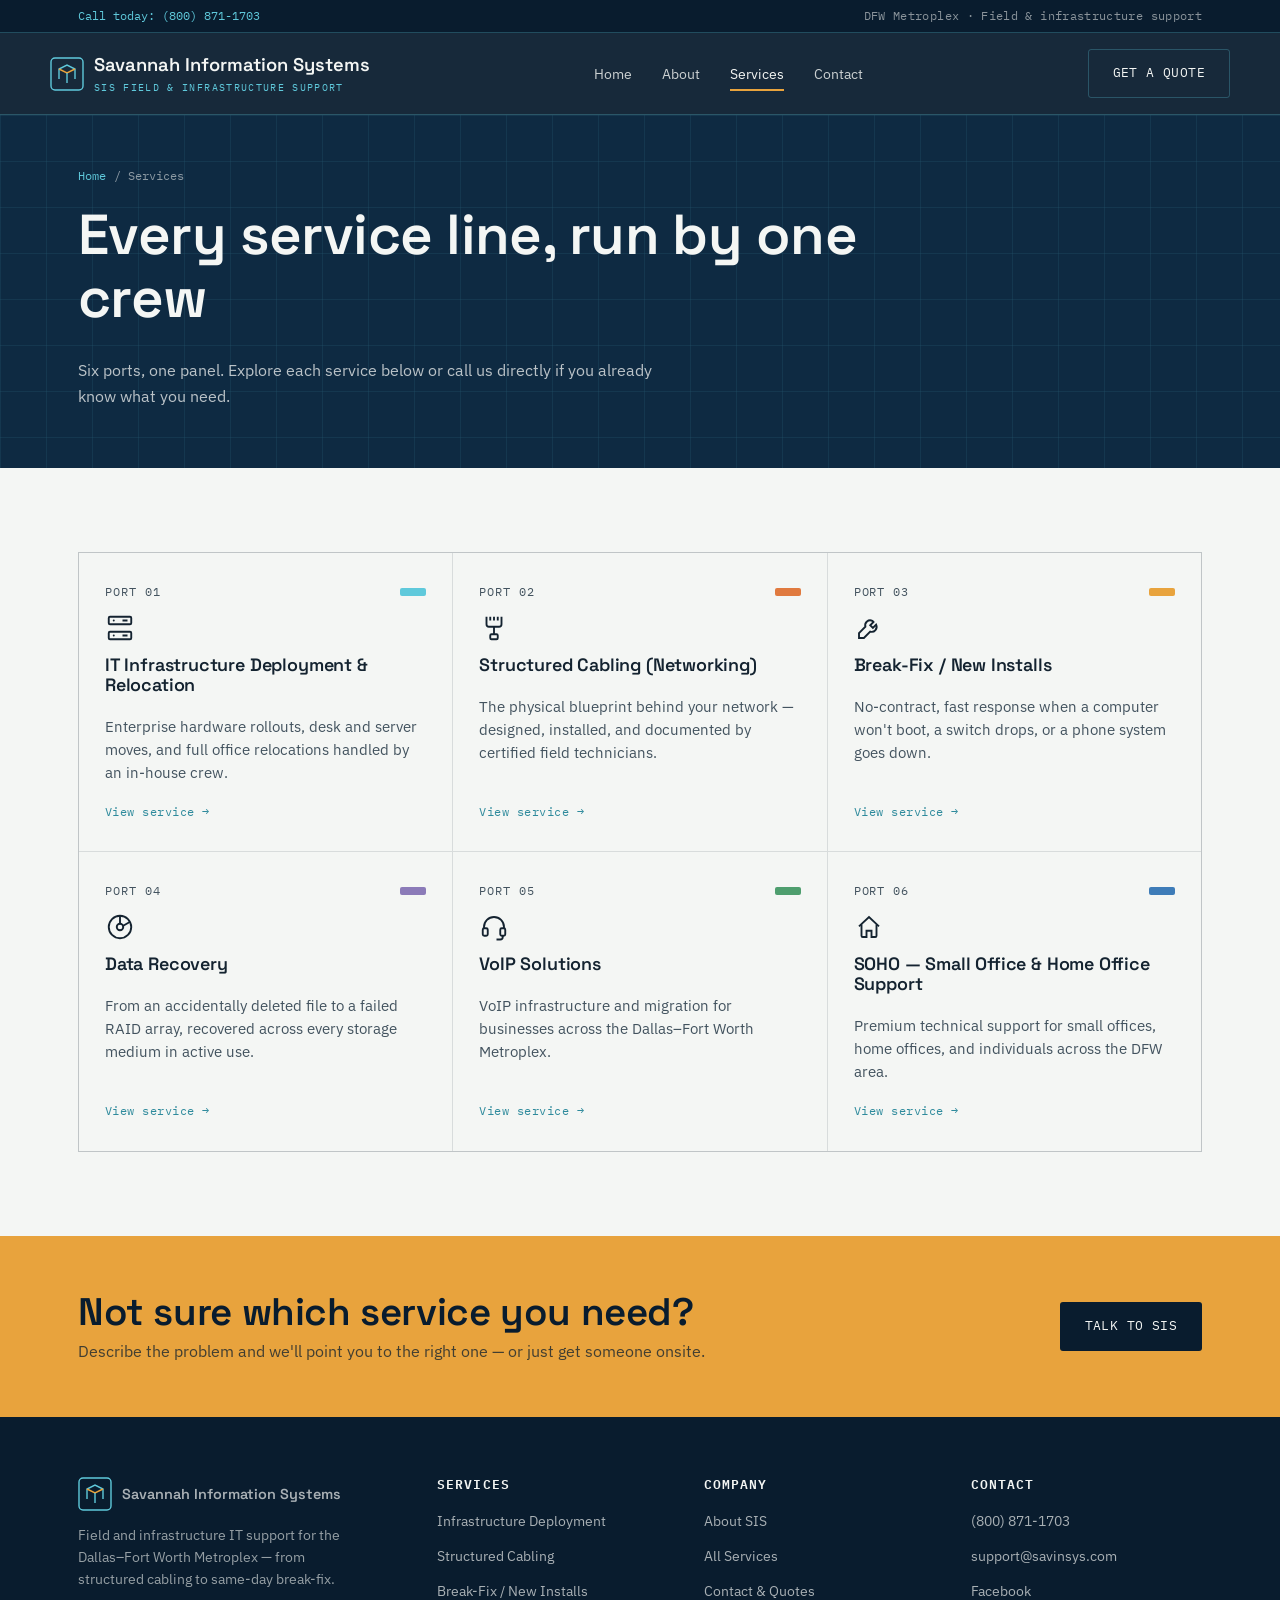
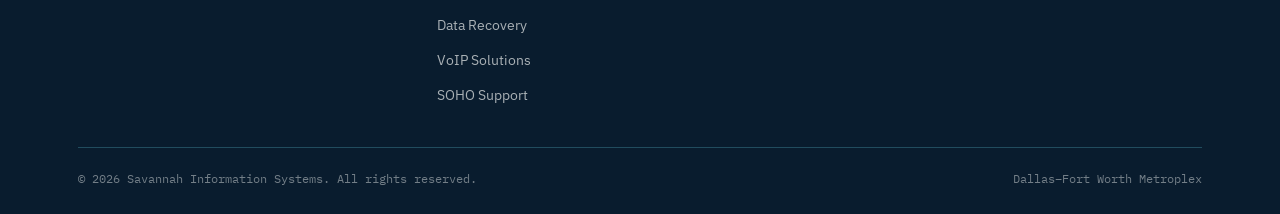
<file: services.html>
<!DOCTYPE html>
<html lang="en">
<head>
  <meta charset="UTF-8">
  <meta name="viewport" content="width=device-width, initial-scale=1.0">
  <title>Services — Savannah Information Systems</title>
  <meta name="description" content="Structured cabling, IT infrastructure deployment, break-fix, data recovery, VoIP, and SOHO support across the DFW Metroplex.">
  <link rel="preconnect" href="https://fonts.googleapis.com">
  <link rel="preconnect" href="https://fonts.gstatic.com" crossorigin>
  <link href="https://fonts.googleapis.com/css2?family=Space+Grotesk:wght@500;600;700&amp;family=IBM+Plex+Sans:wght@400;500;600&amp;family=IBM+Plex+Mono:wght@400;500;600&amp;display=swap" rel="stylesheet">
  <link rel="stylesheet" href="assets/css/styles.css">
</head>
<body>
  <header class="site-header">
    <div class="topbar">
      <div class="container">
        <a href="tel:8008711703">Call today: (800) 871-1703</a>
        <span class="topbar-status">DFW Metroplex · Field &amp; infrastructure support</span>
      </div>
    </div>
    <nav class="nav-wrap container">
      <a href="index.html" class="logo">
        <svg class="mark" viewBox="0 0 34 34" fill="none"><rect x="1" y="1" width="32" height="32" rx="4" stroke="#5FC9DB" stroke-width="1.4"/><path d="M9 22V12l8-4 8 4v10" stroke="#5FC9DB" stroke-width="1.4"/><path d="M9 12l8 4 8-4" stroke="#E8A33D" stroke-width="1.4"/><path d="M17 16v10" stroke="#5FC9DB" stroke-width="1.4"/></svg>
        <span>Savannah Information Systems<span class="word-sub">SIS FIELD &amp; INFRASTRUCTURE SUPPORT</span></span>
      </a>
      <ul class="nav-links">
        <li><a href="index.html" class="">Home</a></li>
        <li><a href="about.html" class="">About</a></li>
        <li><a href="services.html" class="active">Services</a></li>
        <li><a href="contact.html" class="">Contact</a></li>
      </ul>
      <div class="nav-cta">
        <a href="contact.html" class="btn btn-outline">Get a Quote</a>
        <button class="nav-toggle" aria-label="Toggle menu" aria-expanded="false">
          <span></span><span></span><span></span>
        </button>
      </div>
    </nav>
  </header>
  
  <section class="page-hero">
    <div class="container">
      <p class="breadcrumb"><a href="index.html">Home</a> / Services</p>
      <h1>Every service line, run by one crew</h1>
      <p class="lede">Six ports, one panel. Explore each service below or call us directly if you already know what you need.</p>
    </div>
  </section>

  <section>
    <div class="container">
      <div class="ports-grid">
        
      <a href="services/infrastructure-deployment.html" class="port-card">
        <div class="port-head">
          <span class="port-number">PORT 01</span>
          <span class="port-tag" style="background:var(--port-infra)"></span>
        </div>
        <svg class="port-icon" viewBox="0 0 24 24" fill="none" stroke="currentColor" stroke-width="1.5"><rect x="3" y="3" width="18" height="6" rx="1"/><rect x="3" y="15" width="18" height="6" rx="1"/><circle cx="7" cy="6" r="0.8" fill="currentColor" stroke="none"/><circle cx="7" cy="18" r="0.8" fill="currentColor" stroke="none"/><path d="M14 6h4M14 18h4"/></svg>
        <h3>IT Infrastructure Deployment & Relocation</h3>
        <p>Enterprise hardware rollouts, desk and server moves, and full office relocations handled by an in-house crew.</p>
        <span class="port-link">View service &rarr;</span>
      </a>

      <a href="services/structured-cabling.html" class="port-card">
        <div class="port-head">
          <span class="port-number">PORT 02</span>
          <span class="port-tag" style="background:var(--port-cabling)"></span>
        </div>
        <svg class="port-icon" viewBox="0 0 24 24" fill="none" stroke="currentColor" stroke-width="1.5"><path d="M6 3v6a2 2 0 0 0 2 2h8a2 2 0 0 0 2-2V3"/><path d="M9 3v3M12 3v3M15 3v3"/><path d="M12 11v6"/><rect x="9" y="17" width="6" height="4" rx="1"/></svg>
        <h3>Structured Cabling (Networking)</h3>
        <p>The physical blueprint behind your network — designed, installed, and documented by certified field technicians.</p>
        <span class="port-link">View service &rarr;</span>
      </a>

      <a href="services/break-fix.html" class="port-card">
        <div class="port-head">
          <span class="port-number">PORT 03</span>
          <span class="port-tag" style="background:var(--port-breakfix)"></span>
        </div>
        <svg class="port-icon" viewBox="0 0 24 24" fill="none" stroke="currentColor" stroke-width="1.5"><path d="M14.7 6.3a4 4 0 0 0-5.6 4.7L4 16.1V20h3.9l5.1-5.1a4 4 0 0 0 4.7-5.6l-2.6 2.6-2.1-2.1 2.6-2.6Z"/></svg>
        <h3>Break-Fix / New Installs</h3>
        <p>No-contract, fast response when a computer won't boot, a switch drops, or a phone system goes down.</p>
        <span class="port-link">View service &rarr;</span>
      </a>

      <a href="services/data-recovery.html" class="port-card">
        <div class="port-head">
          <span class="port-number">PORT 04</span>
          <span class="port-tag" style="background:var(--port-recovery)"></span>
        </div>
        <svg class="port-icon" viewBox="0 0 24 24" fill="none" stroke="currentColor" stroke-width="1.5"><circle cx="12" cy="12" r="9"/><circle cx="12" cy="12" r="2.6"/><path d="M12 3v6.4M19.8 8l-5.6 3.2"/></svg>
        <h3>Data Recovery</h3>
        <p>From an accidentally deleted file to a failed RAID array, recovered across every storage medium in active use.</p>
        <span class="port-link">View service &rarr;</span>
      </a>

      <a href="services/voip-solutions.html" class="port-card">
        <div class="port-head">
          <span class="port-number">PORT 05</span>
          <span class="port-tag" style="background:var(--port-voip)"></span>
        </div>
        <svg class="port-icon" viewBox="0 0 24 24" fill="none" stroke="currentColor" stroke-width="1.5"><path d="M4 13v-1a8 8 0 0 1 16 0v1"/><rect x="3" y="13" width="4" height="6" rx="1.2"/><rect x="17" y="13" width="4" height="6" rx="1.2"/><path d="M19 19v1a2 2 0 0 1-2 2h-3"/></svg>
        <h3>VoIP Solutions</h3>
        <p>VoIP infrastructure and migration for businesses across the Dallas–Fort Worth Metroplex.</p>
        <span class="port-link">View service &rarr;</span>
      </a>

      <a href="services/soho-support.html" class="port-card">
        <div class="port-head">
          <span class="port-number">PORT 06</span>
          <span class="port-tag" style="background:var(--port-soho)"></span>
        </div>
        <svg class="port-icon" viewBox="0 0 24 24" fill="none" stroke="currentColor" stroke-width="1.5"><path d="M4 11.5 12 4l8 7.5"/><path d="M6 10v9a1 1 0 0 0 1 1h3v-5h4v5h3a1 1 0 0 0 1-1v-9"/></svg>
        <h3>SOHO — Small Office & Home Office Support</h3>
        <p>Premium technical support for small offices, home offices, and individuals across the DFW area.</p>
        <span class="port-link">View service &rarr;</span>
      </a>
      </div>
    </div>
  </section>

  <div class="cta-band">
    <div class="container">
      <div>
        <h2>Not sure which service you need?</h2>
        <p>Describe the problem and we'll point you to the right one &mdash; or just get someone onsite.</p>
      </div>
      <a href="contact.html" class="btn btn-primary">Talk to SIS</a>
    </div>
  </div>
  <footer class="site-footer">
    <div class="container">
      <div class="footer-grid">
        <div class="footer-brand">
          <a href="index.html" class="logo"><svg class="mark" viewBox="0 0 34 34" fill="none"><rect x="1" y="1" width="32" height="32" rx="4" stroke="#5FC9DB" stroke-width="1.4"/><path d="M9 22V12l8-4 8 4v10" stroke="#5FC9DB" stroke-width="1.4"/><path d="M9 12l8 4 8-4" stroke="#E8A33D" stroke-width="1.4"/><path d="M17 16v10" stroke="#5FC9DB" stroke-width="1.4"/></svg><span>Savannah Information Systems</span></a>
          <p>Field and infrastructure IT support for the Dallas&ndash;Fort Worth Metroplex &mdash; from structured cabling to same-day break-fix.</p>
        </div>
        <div>
          <h4>Services</h4>
          <ul>
          <li><a href="services/infrastructure-deployment.html">Infrastructure Deployment</a></li>
          <li><a href="services/structured-cabling.html">Structured Cabling</a></li>
          <li><a href="services/break-fix.html">Break-Fix / New Installs</a></li>
          <li><a href="services/data-recovery.html">Data Recovery</a></li>
          <li><a href="services/voip-solutions.html">VoIP Solutions</a></li>
          <li><a href="services/soho-support.html">SOHO Support</a></li>
          </ul>
        </div>
        <div>
          <h4>Company</h4>
          <ul>
            <li><a href="about.html">About SIS</a></li>
            <li><a href="services.html">All Services</a></li>
            <li><a href="contact.html">Contact &amp; Quotes</a></li>
          </ul>
        </div>
        <div>
          <h4>Contact</h4>
          <ul>
            <li><a href="tel:8008711703">(800) 871-1703</a></li>
            <li><a href="mailto:support@savinsys.com">support@savinsys.com</a></li>
            <li><a href="https://www.facebook.com/" target="_blank" rel="noopener">Facebook</a></li>
          </ul>
        </div>
      </div>
      <div class="footer-bottom">
        <span>&copy; <span class="current-year">2026</span> Savannah Information Systems. All rights reserved.</span>
        <span>Dallas&ndash;Fort Worth Metroplex</span>
      </div>
    </div>
  </footer>
  <script src="assets/js/main.js"></script>
</body>
</html>
</file>
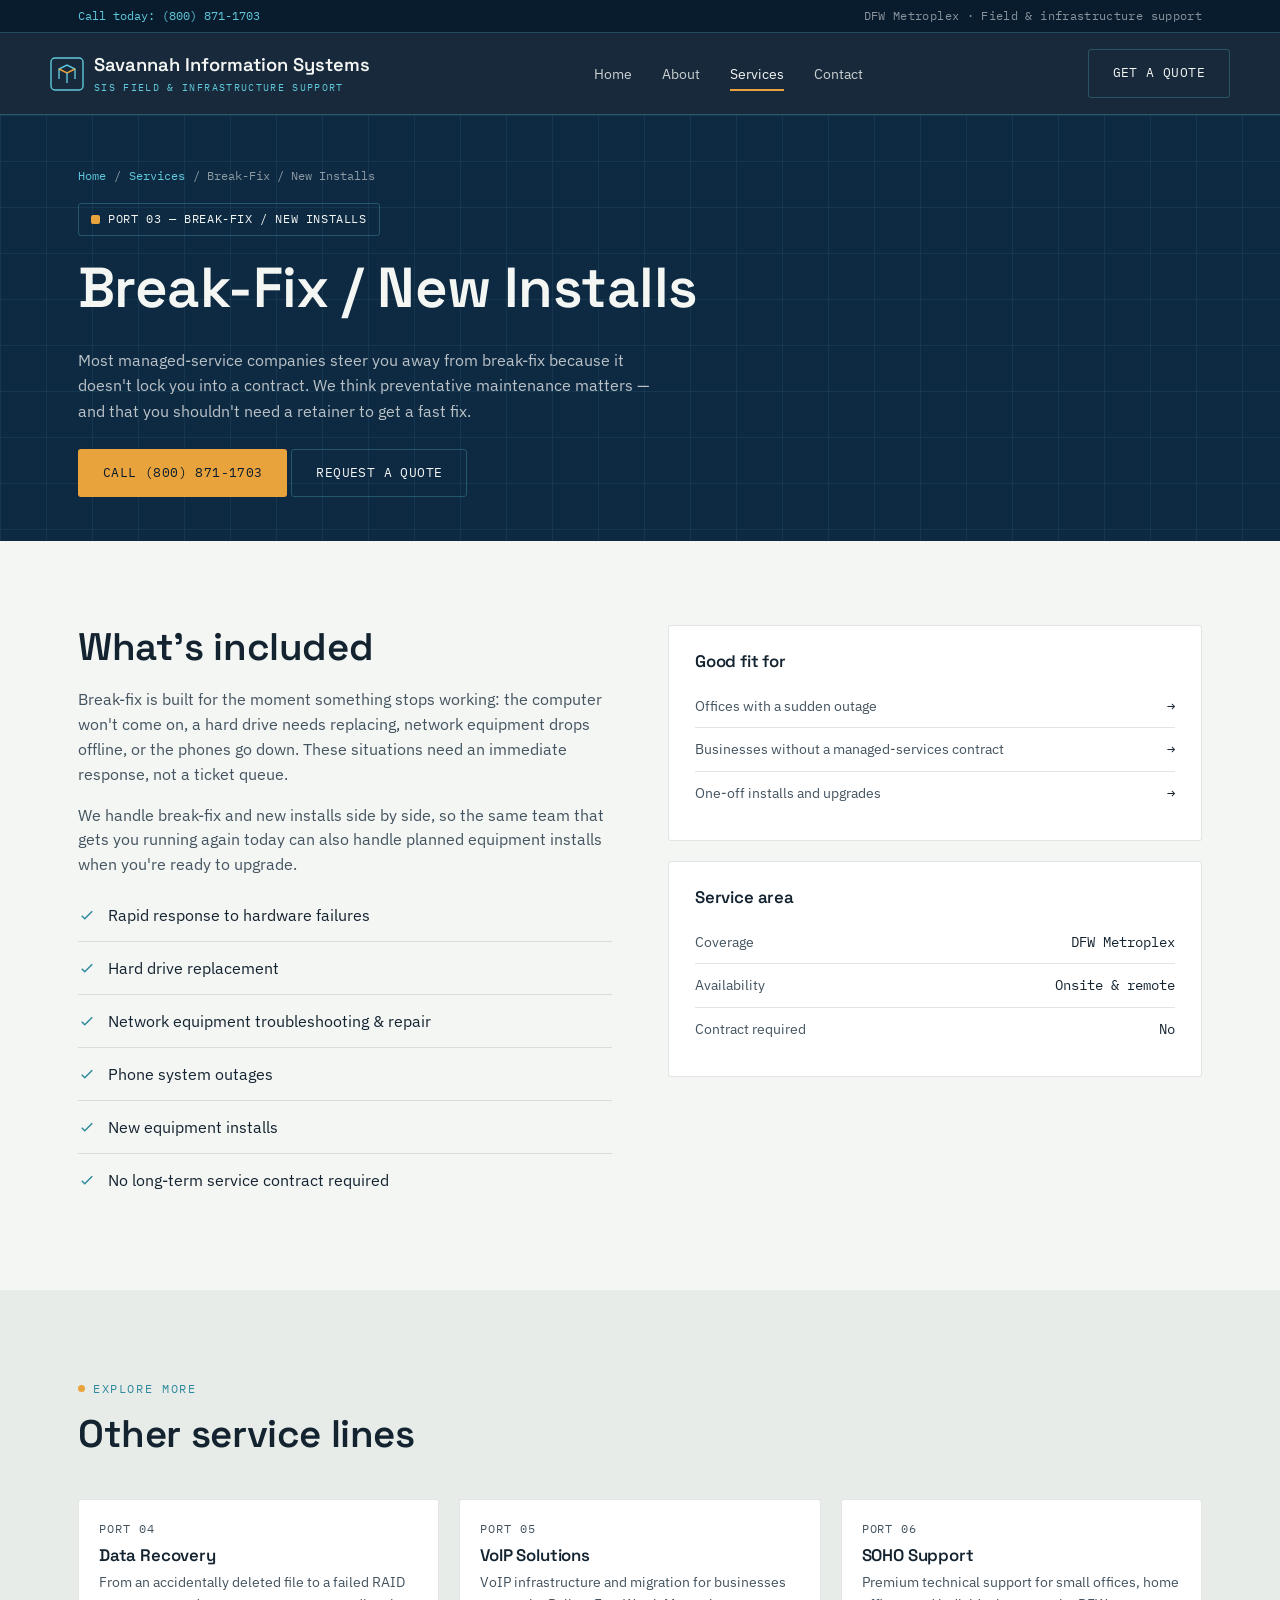
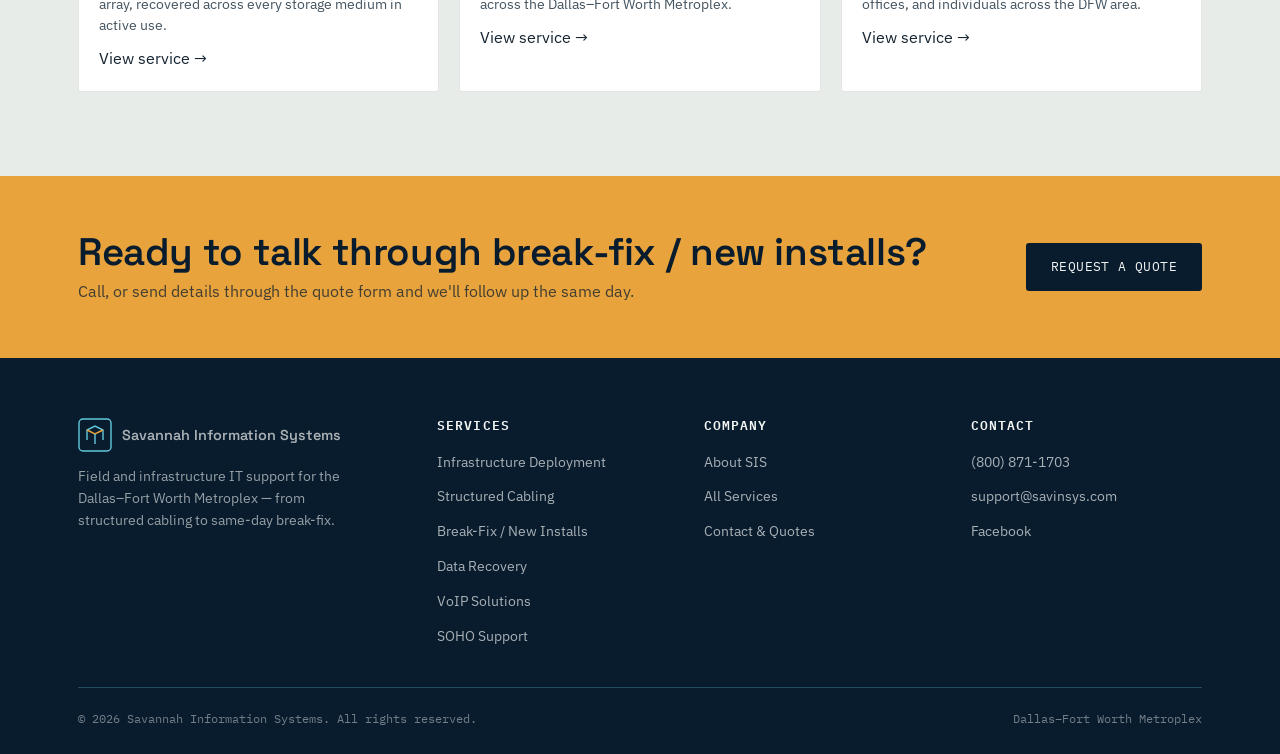
<file: services/break-fix.html>
<!DOCTYPE html>
<html lang="en">
<head>
  <meta charset="UTF-8">
  <meta name="viewport" content="width=device-width, initial-scale=1.0">
  <title>Break-Fix / New Installs — Savannah Information Systems</title>
  <meta name="description" content="No-contract, fast response when a computer won't boot, a switch drops, or a phone system goes down.">
  <link rel="preconnect" href="https://fonts.googleapis.com">
  <link rel="preconnect" href="https://fonts.gstatic.com" crossorigin>
  <link href="https://fonts.googleapis.com/css2?family=Space+Grotesk:wght@500;600;700&amp;family=IBM+Plex+Sans:wght@400;500;600&amp;family=IBM+Plex+Mono:wght@400;500;600&amp;display=swap" rel="stylesheet">
  <link rel="stylesheet" href="../assets/css/styles.css">
</head>
<body>
  <header class="site-header">
    <div class="topbar">
      <div class="container">
        <a href="tel:8008711703">Call today: (800) 871-1703</a>
        <span class="topbar-status">DFW Metroplex · Field &amp; infrastructure support</span>
      </div>
    </div>
    <nav class="nav-wrap container">
      <a href="../index.html" class="logo">
        <svg class="mark" viewBox="0 0 34 34" fill="none"><rect x="1" y="1" width="32" height="32" rx="4" stroke="#5FC9DB" stroke-width="1.4"/><path d="M9 22V12l8-4 8 4v10" stroke="#5FC9DB" stroke-width="1.4"/><path d="M9 12l8 4 8-4" stroke="#E8A33D" stroke-width="1.4"/><path d="M17 16v10" stroke="#5FC9DB" stroke-width="1.4"/></svg>
        <span>Savannah Information Systems<span class="word-sub">SIS FIELD &amp; INFRASTRUCTURE SUPPORT</span></span>
      </a>
      <ul class="nav-links">
        <li><a href="../index.html" class="">Home</a></li>
        <li><a href="../about.html" class="">About</a></li>
        <li><a href="../services.html" class="active">Services</a></li>
        <li><a href="../contact.html" class="">Contact</a></li>
      </ul>
      <div class="nav-cta">
        <a href="../contact.html" class="btn btn-outline">Get a Quote</a>
        <button class="nav-toggle" aria-label="Toggle menu" aria-expanded="false">
          <span></span><span></span><span></span>
        </button>
      </div>
    </nav>
  </header>
  
  <section class="page-hero">
    <div class="container">
      <p class="breadcrumb"><a href="../index.html">Home</a> / <a href="../services.html">Services</a> / Break-Fix / New Installs</p>
      <span class="port-badge"><span class="dot" style="background:var(--port-breakfix)"></span>PORT 03 &mdash; BREAK-FIX / NEW INSTALLS</span>
      <h1>Break-Fix / New Installs</h1>
      <p class="lede">Most managed-service companies steer you away from break-fix because it doesn't lock you into a contract. We think preventative maintenance matters — and that you shouldn't need a retainer to get a fast fix.</p>
      <div class="actions" style="margin-top:26px;">
        <a href="tel:8008711703" class="btn btn-primary">Call (800) 871-1703</a>
        <a href="../contact.html" class="btn btn-outline">Request a Quote</a>
      </div>
    </div>
  </section>

  <section>
    <div class="container">
      <div class="split">
        <div>
          <h2>What's included</h2>
          <p>Break-fix is built for the moment something stops working: the computer won't come on, a hard drive needs replacing, network equipment drops offline, or the phones go down. These situations need an immediate response, not a ticket queue.</p>
        <p>We handle break-fix and new installs side by side, so the same team that gets you running again today can also handle planned equipment installs when you're ready to upgrade.</p>
          <ul class="feature-list" style="margin-top:26px;">
          <li><svg class="tick" viewBox="0 0 24 24" fill="none" stroke="currentColor" stroke-width="2"><path d="m5 13 4 4L19 7"/></svg><span>Rapid response to hardware failures</span></li>
          <li><svg class="tick" viewBox="0 0 24 24" fill="none" stroke="currentColor" stroke-width="2"><path d="m5 13 4 4L19 7"/></svg><span>Hard drive replacement</span></li>
          <li><svg class="tick" viewBox="0 0 24 24" fill="none" stroke="currentColor" stroke-width="2"><path d="m5 13 4 4L19 7"/></svg><span>Network equipment troubleshooting & repair</span></li>
          <li><svg class="tick" viewBox="0 0 24 24" fill="none" stroke="currentColor" stroke-width="2"><path d="m5 13 4 4L19 7"/></svg><span>Phone system outages</span></li>
          <li><svg class="tick" viewBox="0 0 24 24" fill="none" stroke="currentColor" stroke-width="2"><path d="m5 13 4 4L19 7"/></svg><span>New equipment installs</span></li>
          <li><svg class="tick" viewBox="0 0 24 24" fill="none" stroke="currentColor" stroke-width="2"><path d="m5 13 4 4L19 7"/></svg><span>No long-term service contract required</span></li>
          </ul>
        </div>
        <div>
          <div class="info-card">
            <h4>Good fit for</h4>
          <div class="row"><span>Offices with a sudden outage</span><span>&rarr;</span></div>
          <div class="row"><span>Businesses without a managed-services contract</span><span>&rarr;</span></div>
          <div class="row"><span>One-off installs and upgrades</span><span>&rarr;</span></div>
          </div>
          <div class="info-card" style="margin-top:20px;">
            <h4>Service area</h4>
            <div class="row"><span>Coverage</span><span>DFW Metroplex</span></div>
            <div class="row"><span>Availability</span><span>Onsite &amp; remote</span></div>
            <div class="row"><span>Contract required</span><span>No</span></div>
          </div>
        </div>
      </div>
    </div>
  </section>

  <section class="alt">
    <div class="container">
      <div class="section-head">
        <p class="eyebrow">Explore more</p>
        <h2>Other service lines</h2>
      </div>
      <div class="related-grid">
        
      <a href="data-recovery.html" class="related-card">
        <span class="port-number">PORT 04</span>
        <h4>Data Recovery</h4>
        <p style="font-size:0.86rem;margin-bottom:10px;">From an accidentally deleted file to a failed RAID array, recovered across every storage medium in active use.</p>
        <span class="stretched">View service &rarr;</span>
      </a>

      <a href="voip-solutions.html" class="related-card">
        <span class="port-number">PORT 05</span>
        <h4>VoIP Solutions</h4>
        <p style="font-size:0.86rem;margin-bottom:10px;">VoIP infrastructure and migration for businesses across the Dallas–Fort Worth Metroplex.</p>
        <span class="stretched">View service &rarr;</span>
      </a>

      <a href="soho-support.html" class="related-card">
        <span class="port-number">PORT 06</span>
        <h4>SOHO Support</h4>
        <p style="font-size:0.86rem;margin-bottom:10px;">Premium technical support for small offices, home offices, and individuals across the DFW area.</p>
        <span class="stretched">View service &rarr;</span>
      </a>
      </div>
    </div>
  </section>

  <div class="cta-band">
    <div class="container">
      <div>
        <h2>Ready to talk through break-fix / new installs?</h2>
        <p>Call, or send details through the quote form and we'll follow up the same day.</p>
      </div>
      <a href="../contact.html" class="btn btn-primary">Request a Quote</a>
    </div>
  </div>
  <footer class="site-footer">
    <div class="container">
      <div class="footer-grid">
        <div class="footer-brand">
          <a href="../index.html" class="logo"><svg class="mark" viewBox="0 0 34 34" fill="none"><rect x="1" y="1" width="32" height="32" rx="4" stroke="#5FC9DB" stroke-width="1.4"/><path d="M9 22V12l8-4 8 4v10" stroke="#5FC9DB" stroke-width="1.4"/><path d="M9 12l8 4 8-4" stroke="#E8A33D" stroke-width="1.4"/><path d="M17 16v10" stroke="#5FC9DB" stroke-width="1.4"/></svg><span>Savannah Information Systems</span></a>
          <p>Field and infrastructure IT support for the Dallas&ndash;Fort Worth Metroplex &mdash; from structured cabling to same-day break-fix.</p>
        </div>
        <div>
          <h4>Services</h4>
          <ul>
          <li><a href="../services/infrastructure-deployment.html">Infrastructure Deployment</a></li>
          <li><a href="../services/structured-cabling.html">Structured Cabling</a></li>
          <li><a href="../services/break-fix.html">Break-Fix / New Installs</a></li>
          <li><a href="../services/data-recovery.html">Data Recovery</a></li>
          <li><a href="../services/voip-solutions.html">VoIP Solutions</a></li>
          <li><a href="../services/soho-support.html">SOHO Support</a></li>
          </ul>
        </div>
        <div>
          <h4>Company</h4>
          <ul>
            <li><a href="../about.html">About SIS</a></li>
            <li><a href="../services.html">All Services</a></li>
            <li><a href="../contact.html">Contact &amp; Quotes</a></li>
          </ul>
        </div>
        <div>
          <h4>Contact</h4>
          <ul>
            <li><a href="tel:8008711703">(800) 871-1703</a></li>
            <li><a href="mailto:support@savinsys.com">support@savinsys.com</a></li>
            <li><a href="https://www.facebook.com/" target="_blank" rel="noopener">Facebook</a></li>
          </ul>
        </div>
      </div>
      <div class="footer-bottom">
        <span>&copy; <span class="current-year">2026</span> Savannah Information Systems. All rights reserved.</span>
        <span>Dallas&ndash;Fort Worth Metroplex</span>
      </div>
    </div>
  </footer>
  <script src="../assets/js/main.js"></script>
</body>
</html>
</file>
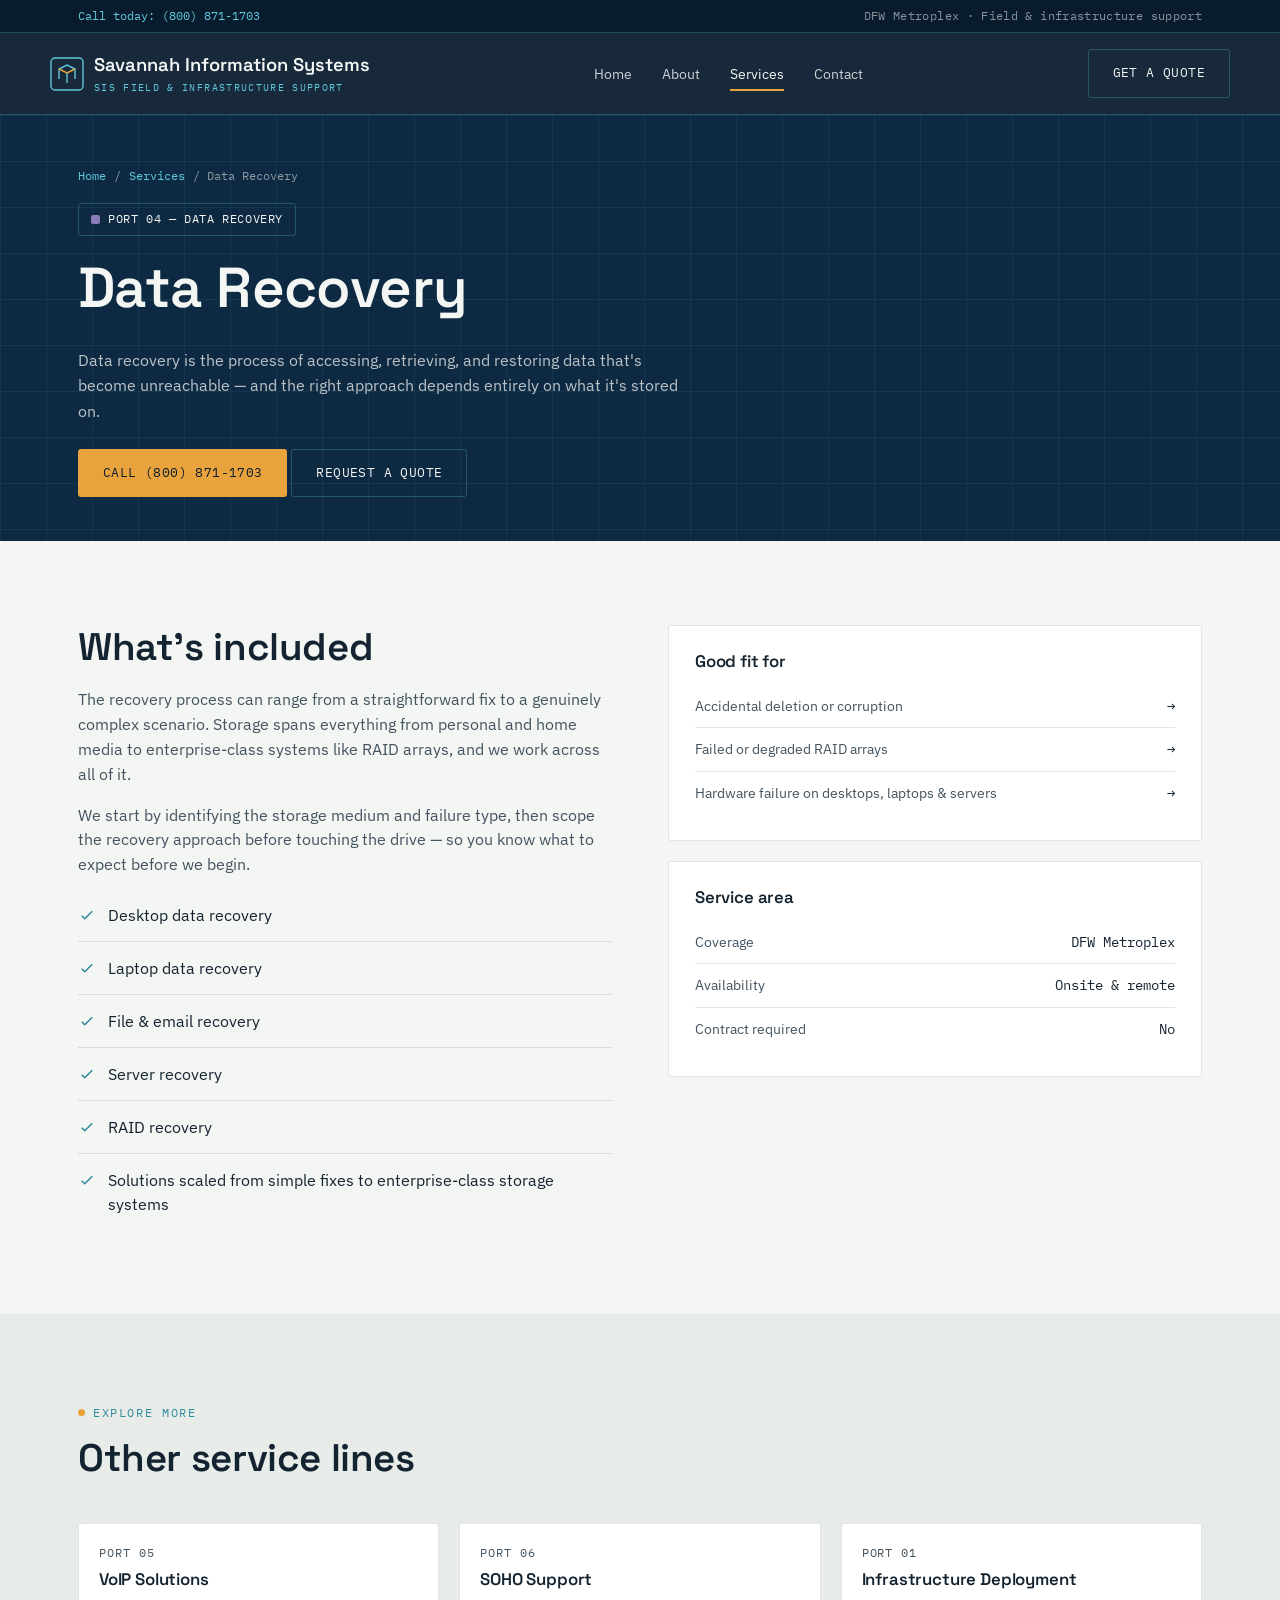
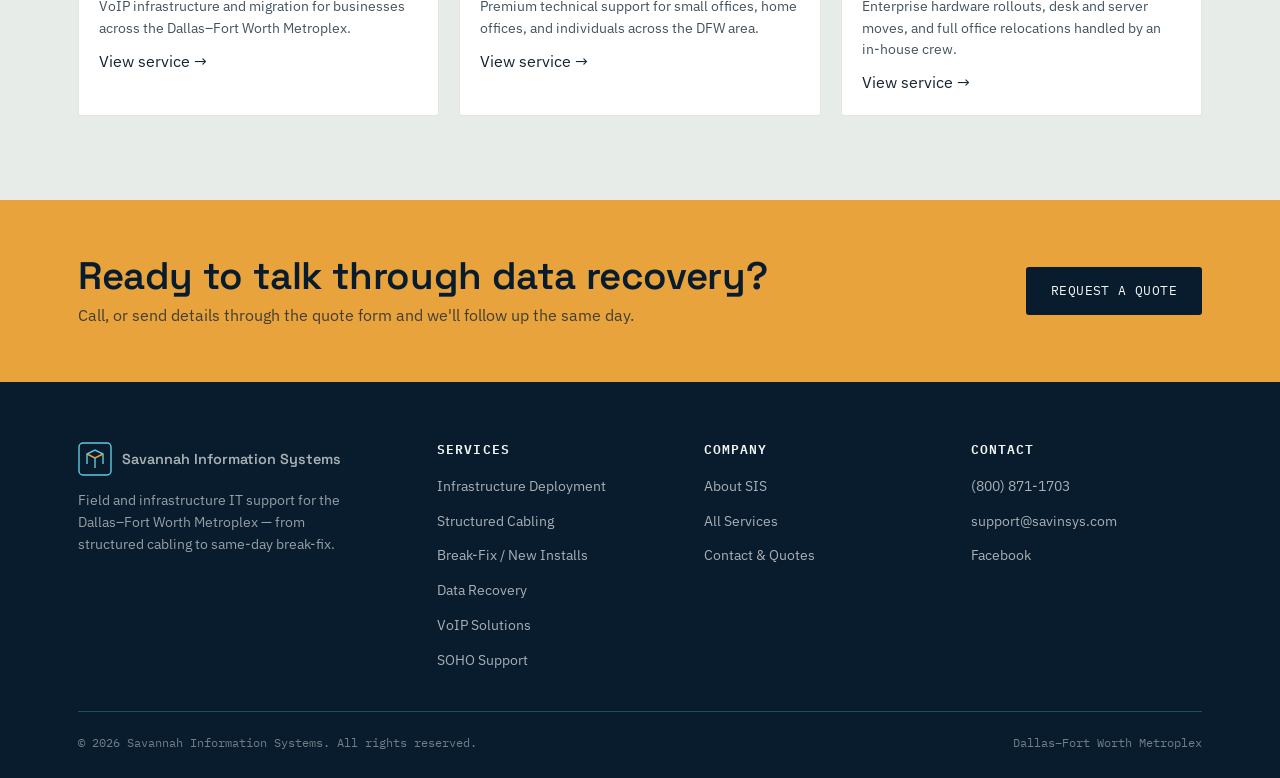
<file: services/data-recovery.html>
<!DOCTYPE html>
<html lang="en">
<head>
  <meta charset="UTF-8">
  <meta name="viewport" content="width=device-width, initial-scale=1.0">
  <title>Data Recovery — Savannah Information Systems</title>
  <meta name="description" content="From an accidentally deleted file to a failed RAID array, recovered across every storage medium in active use.">
  <link rel="preconnect" href="https://fonts.googleapis.com">
  <link rel="preconnect" href="https://fonts.gstatic.com" crossorigin>
  <link href="https://fonts.googleapis.com/css2?family=Space+Grotesk:wght@500;600;700&amp;family=IBM+Plex+Sans:wght@400;500;600&amp;family=IBM+Plex+Mono:wght@400;500;600&amp;display=swap" rel="stylesheet">
  <link rel="stylesheet" href="../assets/css/styles.css">
</head>
<body>
  <header class="site-header">
    <div class="topbar">
      <div class="container">
        <a href="tel:8008711703">Call today: (800) 871-1703</a>
        <span class="topbar-status">DFW Metroplex · Field &amp; infrastructure support</span>
      </div>
    </div>
    <nav class="nav-wrap container">
      <a href="../index.html" class="logo">
        <svg class="mark" viewBox="0 0 34 34" fill="none"><rect x="1" y="1" width="32" height="32" rx="4" stroke="#5FC9DB" stroke-width="1.4"/><path d="M9 22V12l8-4 8 4v10" stroke="#5FC9DB" stroke-width="1.4"/><path d="M9 12l8 4 8-4" stroke="#E8A33D" stroke-width="1.4"/><path d="M17 16v10" stroke="#5FC9DB" stroke-width="1.4"/></svg>
        <span>Savannah Information Systems<span class="word-sub">SIS FIELD &amp; INFRASTRUCTURE SUPPORT</span></span>
      </a>
      <ul class="nav-links">
        <li><a href="../index.html" class="">Home</a></li>
        <li><a href="../about.html" class="">About</a></li>
        <li><a href="../services.html" class="active">Services</a></li>
        <li><a href="../contact.html" class="">Contact</a></li>
      </ul>
      <div class="nav-cta">
        <a href="../contact.html" class="btn btn-outline">Get a Quote</a>
        <button class="nav-toggle" aria-label="Toggle menu" aria-expanded="false">
          <span></span><span></span><span></span>
        </button>
      </div>
    </nav>
  </header>
  
  <section class="page-hero">
    <div class="container">
      <p class="breadcrumb"><a href="../index.html">Home</a> / <a href="../services.html">Services</a> / Data Recovery</p>
      <span class="port-badge"><span class="dot" style="background:var(--port-recovery)"></span>PORT 04 &mdash; DATA RECOVERY</span>
      <h1>Data Recovery</h1>
      <p class="lede">Data recovery is the process of accessing, retrieving, and restoring data that's become unreachable — and the right approach depends entirely on what it's stored on.</p>
      <div class="actions" style="margin-top:26px;">
        <a href="tel:8008711703" class="btn btn-primary">Call (800) 871-1703</a>
        <a href="../contact.html" class="btn btn-outline">Request a Quote</a>
      </div>
    </div>
  </section>

  <section>
    <div class="container">
      <div class="split">
        <div>
          <h2>What's included</h2>
          <p>The recovery process can range from a straightforward fix to a genuinely complex scenario. Storage spans everything from personal and home media to enterprise-class systems like RAID arrays, and we work across all of it.</p>
        <p>We start by identifying the storage medium and failure type, then scope the recovery approach before touching the drive — so you know what to expect before we begin.</p>
          <ul class="feature-list" style="margin-top:26px;">
          <li><svg class="tick" viewBox="0 0 24 24" fill="none" stroke="currentColor" stroke-width="2"><path d="m5 13 4 4L19 7"/></svg><span>Desktop data recovery</span></li>
          <li><svg class="tick" viewBox="0 0 24 24" fill="none" stroke="currentColor" stroke-width="2"><path d="m5 13 4 4L19 7"/></svg><span>Laptop data recovery</span></li>
          <li><svg class="tick" viewBox="0 0 24 24" fill="none" stroke="currentColor" stroke-width="2"><path d="m5 13 4 4L19 7"/></svg><span>File & email recovery</span></li>
          <li><svg class="tick" viewBox="0 0 24 24" fill="none" stroke="currentColor" stroke-width="2"><path d="m5 13 4 4L19 7"/></svg><span>Server recovery</span></li>
          <li><svg class="tick" viewBox="0 0 24 24" fill="none" stroke="currentColor" stroke-width="2"><path d="m5 13 4 4L19 7"/></svg><span>RAID recovery</span></li>
          <li><svg class="tick" viewBox="0 0 24 24" fill="none" stroke="currentColor" stroke-width="2"><path d="m5 13 4 4L19 7"/></svg><span>Solutions scaled from simple fixes to enterprise-class storage systems</span></li>
          </ul>
        </div>
        <div>
          <div class="info-card">
            <h4>Good fit for</h4>
          <div class="row"><span>Accidental deletion or corruption</span><span>&rarr;</span></div>
          <div class="row"><span>Failed or degraded RAID arrays</span><span>&rarr;</span></div>
          <div class="row"><span>Hardware failure on desktops, laptops & servers</span><span>&rarr;</span></div>
          </div>
          <div class="info-card" style="margin-top:20px;">
            <h4>Service area</h4>
            <div class="row"><span>Coverage</span><span>DFW Metroplex</span></div>
            <div class="row"><span>Availability</span><span>Onsite &amp; remote</span></div>
            <div class="row"><span>Contract required</span><span>No</span></div>
          </div>
        </div>
      </div>
    </div>
  </section>

  <section class="alt">
    <div class="container">
      <div class="section-head">
        <p class="eyebrow">Explore more</p>
        <h2>Other service lines</h2>
      </div>
      <div class="related-grid">
        
      <a href="voip-solutions.html" class="related-card">
        <span class="port-number">PORT 05</span>
        <h4>VoIP Solutions</h4>
        <p style="font-size:0.86rem;margin-bottom:10px;">VoIP infrastructure and migration for businesses across the Dallas–Fort Worth Metroplex.</p>
        <span class="stretched">View service &rarr;</span>
      </a>

      <a href="soho-support.html" class="related-card">
        <span class="port-number">PORT 06</span>
        <h4>SOHO Support</h4>
        <p style="font-size:0.86rem;margin-bottom:10px;">Premium technical support for small offices, home offices, and individuals across the DFW area.</p>
        <span class="stretched">View service &rarr;</span>
      </a>

      <a href="infrastructure-deployment.html" class="related-card">
        <span class="port-number">PORT 01</span>
        <h4>Infrastructure Deployment</h4>
        <p style="font-size:0.86rem;margin-bottom:10px;">Enterprise hardware rollouts, desk and server moves, and full office relocations handled by an in-house crew.</p>
        <span class="stretched">View service &rarr;</span>
      </a>
      </div>
    </div>
  </section>

  <div class="cta-band">
    <div class="container">
      <div>
        <h2>Ready to talk through data recovery?</h2>
        <p>Call, or send details through the quote form and we'll follow up the same day.</p>
      </div>
      <a href="../contact.html" class="btn btn-primary">Request a Quote</a>
    </div>
  </div>
  <footer class="site-footer">
    <div class="container">
      <div class="footer-grid">
        <div class="footer-brand">
          <a href="../index.html" class="logo"><svg class="mark" viewBox="0 0 34 34" fill="none"><rect x="1" y="1" width="32" height="32" rx="4" stroke="#5FC9DB" stroke-width="1.4"/><path d="M9 22V12l8-4 8 4v10" stroke="#5FC9DB" stroke-width="1.4"/><path d="M9 12l8 4 8-4" stroke="#E8A33D" stroke-width="1.4"/><path d="M17 16v10" stroke="#5FC9DB" stroke-width="1.4"/></svg><span>Savannah Information Systems</span></a>
          <p>Field and infrastructure IT support for the Dallas&ndash;Fort Worth Metroplex &mdash; from structured cabling to same-day break-fix.</p>
        </div>
        <div>
          <h4>Services</h4>
          <ul>
          <li><a href="../services/infrastructure-deployment.html">Infrastructure Deployment</a></li>
          <li><a href="../services/structured-cabling.html">Structured Cabling</a></li>
          <li><a href="../services/break-fix.html">Break-Fix / New Installs</a></li>
          <li><a href="../services/data-recovery.html">Data Recovery</a></li>
          <li><a href="../services/voip-solutions.html">VoIP Solutions</a></li>
          <li><a href="../services/soho-support.html">SOHO Support</a></li>
          </ul>
        </div>
        <div>
          <h4>Company</h4>
          <ul>
            <li><a href="../about.html">About SIS</a></li>
            <li><a href="../services.html">All Services</a></li>
            <li><a href="../contact.html">Contact &amp; Quotes</a></li>
          </ul>
        </div>
        <div>
          <h4>Contact</h4>
          <ul>
            <li><a href="tel:8008711703">(800) 871-1703</a></li>
            <li><a href="mailto:support@savinsys.com">support@savinsys.com</a></li>
            <li><a href="https://www.facebook.com/" target="_blank" rel="noopener">Facebook</a></li>
          </ul>
        </div>
      </div>
      <div class="footer-bottom">
        <span>&copy; <span class="current-year">2026</span> Savannah Information Systems. All rights reserved.</span>
        <span>Dallas&ndash;Fort Worth Metroplex</span>
      </div>
    </div>
  </footer>
  <script src="../assets/js/main.js"></script>
</body>
</html>
</file>
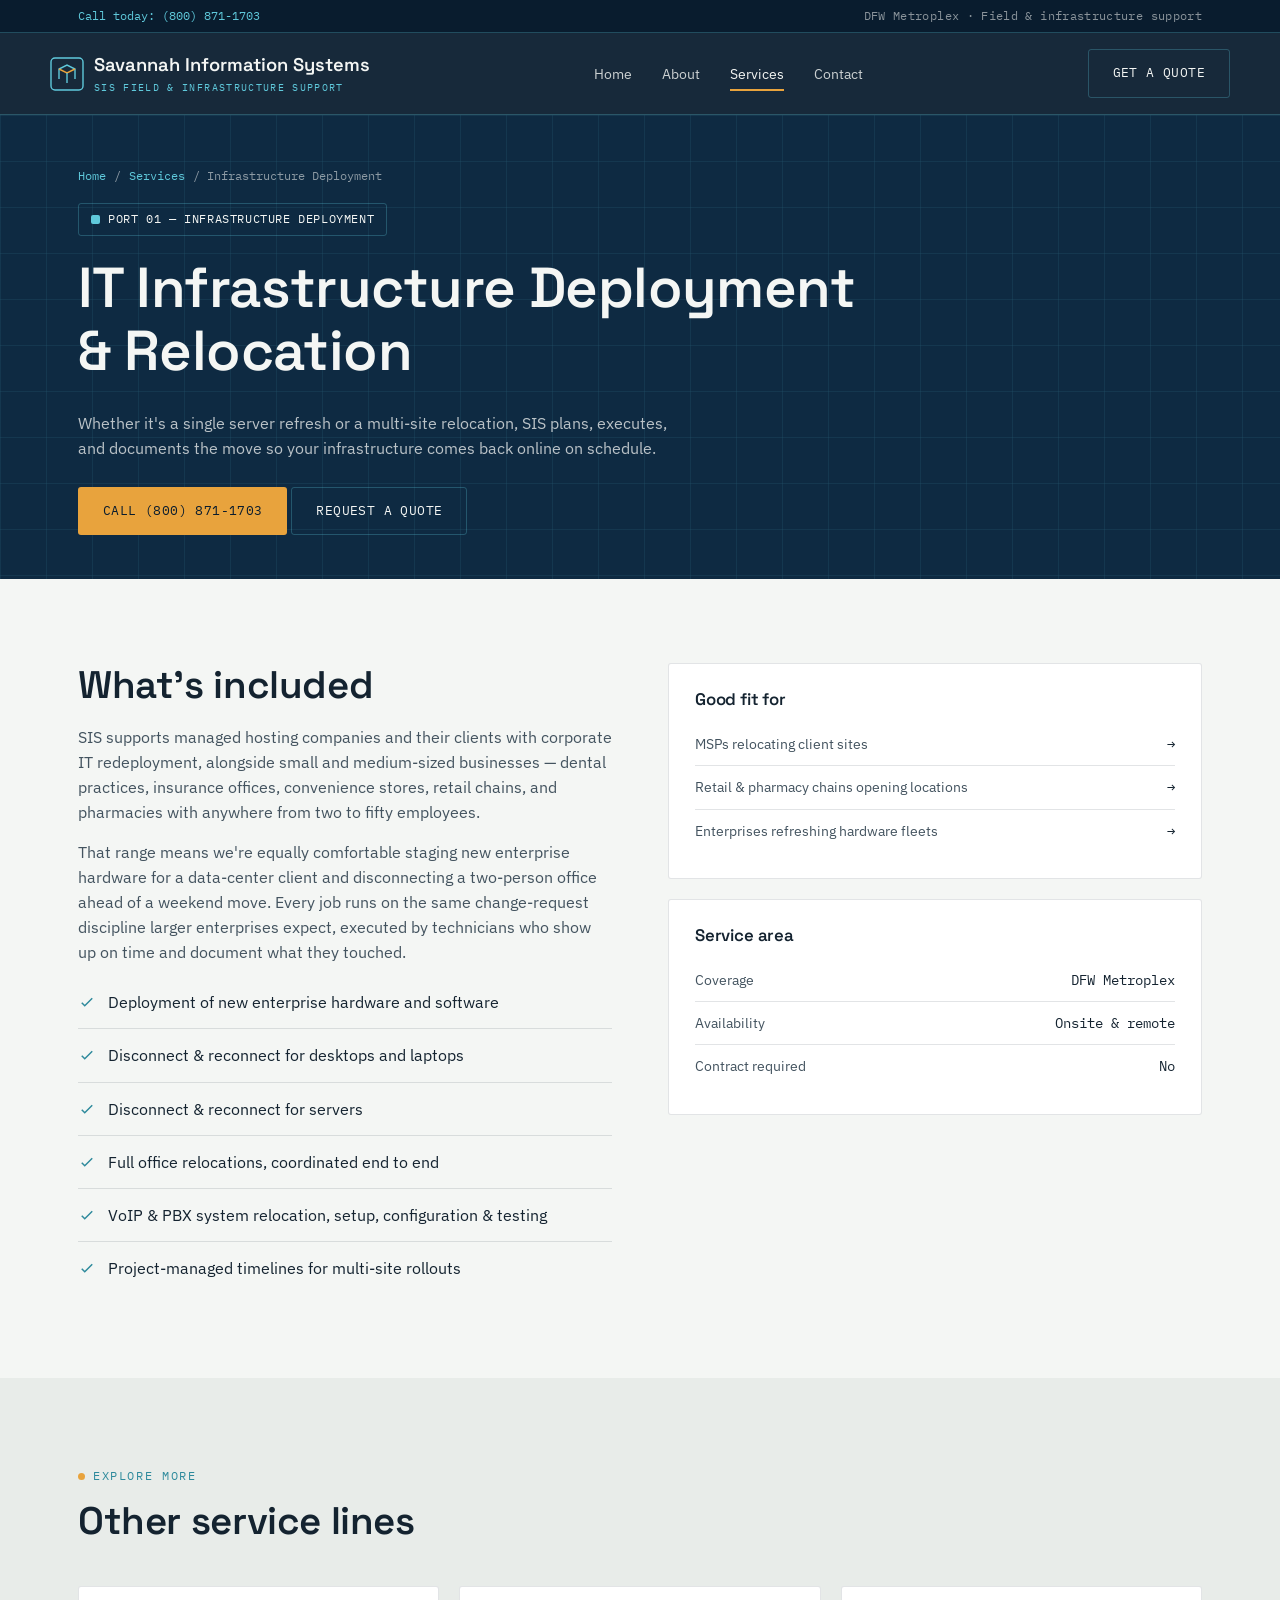
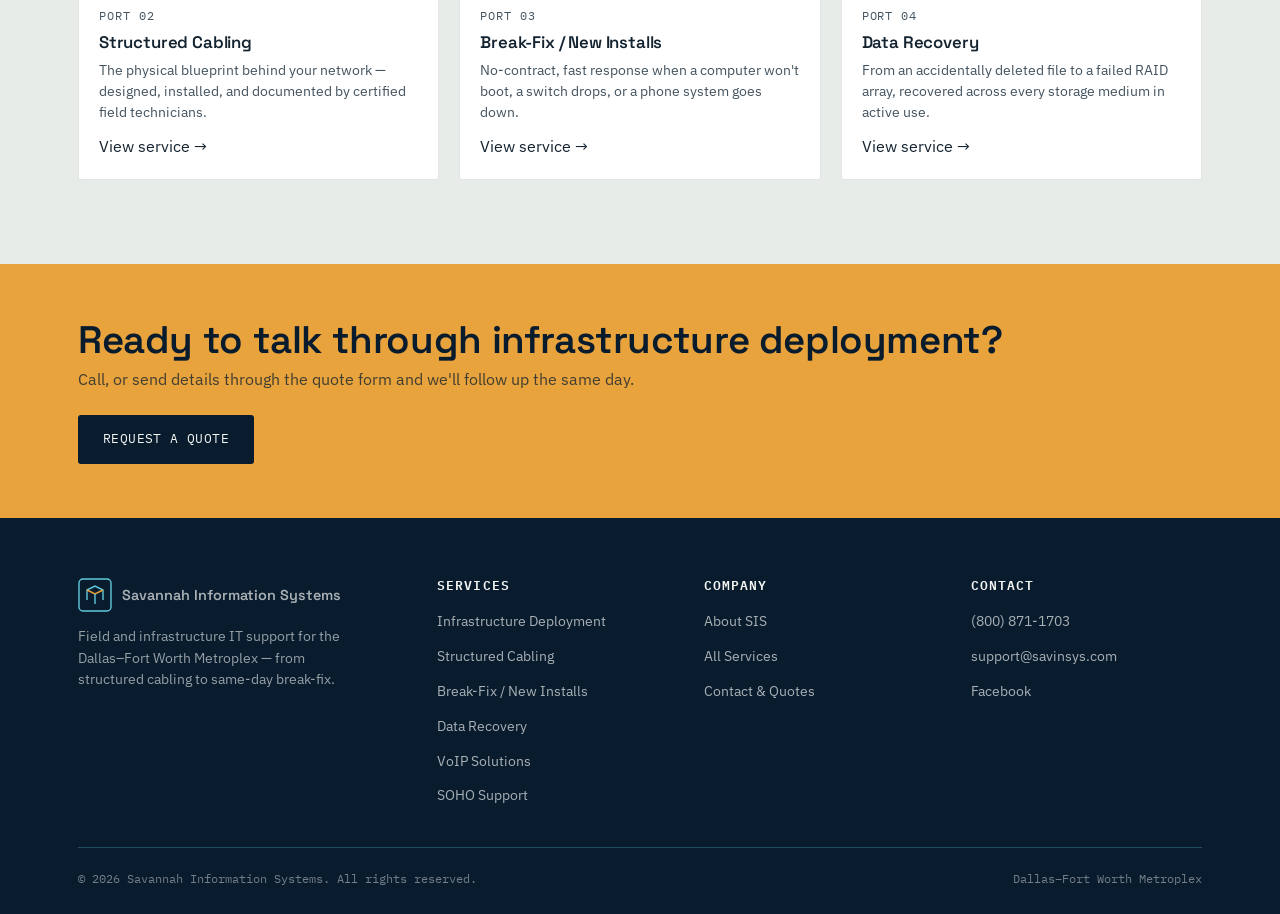
<file: services/infrastructure-deployment.html>
<!DOCTYPE html>
<html lang="en">
<head>
  <meta charset="UTF-8">
  <meta name="viewport" content="width=device-width, initial-scale=1.0">
  <title>IT Infrastructure Deployment & Relocation — Savannah Information Systems</title>
  <meta name="description" content="Enterprise hardware rollouts, desk and server moves, and full office relocations handled by an in-house crew.">
  <link rel="preconnect" href="https://fonts.googleapis.com">
  <link rel="preconnect" href="https://fonts.gstatic.com" crossorigin>
  <link href="https://fonts.googleapis.com/css2?family=Space+Grotesk:wght@500;600;700&amp;family=IBM+Plex+Sans:wght@400;500;600&amp;family=IBM+Plex+Mono:wght@400;500;600&amp;display=swap" rel="stylesheet">
  <link rel="stylesheet" href="../assets/css/styles.css">
</head>
<body>
  <header class="site-header">
    <div class="topbar">
      <div class="container">
        <a href="tel:8008711703">Call today: (800) 871-1703</a>
        <span class="topbar-status">DFW Metroplex · Field &amp; infrastructure support</span>
      </div>
    </div>
    <nav class="nav-wrap container">
      <a href="../index.html" class="logo">
        <svg class="mark" viewBox="0 0 34 34" fill="none"><rect x="1" y="1" width="32" height="32" rx="4" stroke="#5FC9DB" stroke-width="1.4"/><path d="M9 22V12l8-4 8 4v10" stroke="#5FC9DB" stroke-width="1.4"/><path d="M9 12l8 4 8-4" stroke="#E8A33D" stroke-width="1.4"/><path d="M17 16v10" stroke="#5FC9DB" stroke-width="1.4"/></svg>
        <span>Savannah Information Systems<span class="word-sub">SIS FIELD &amp; INFRASTRUCTURE SUPPORT</span></span>
      </a>
      <ul class="nav-links">
        <li><a href="../index.html" class="">Home</a></li>
        <li><a href="../about.html" class="">About</a></li>
        <li><a href="../services.html" class="active">Services</a></li>
        <li><a href="../contact.html" class="">Contact</a></li>
      </ul>
      <div class="nav-cta">
        <a href="../contact.html" class="btn btn-outline">Get a Quote</a>
        <button class="nav-toggle" aria-label="Toggle menu" aria-expanded="false">
          <span></span><span></span><span></span>
        </button>
      </div>
    </nav>
  </header>
  
  <section class="page-hero">
    <div class="container">
      <p class="breadcrumb"><a href="../index.html">Home</a> / <a href="../services.html">Services</a> / Infrastructure Deployment</p>
      <span class="port-badge"><span class="dot" style="background:var(--port-infra)"></span>PORT 01 &mdash; INFRASTRUCTURE DEPLOYMENT</span>
      <h1>IT Infrastructure Deployment & Relocation</h1>
      <p class="lede">Whether it's a single server refresh or a multi-site relocation, SIS plans, executes, and documents the move so your infrastructure comes back online on schedule.</p>
      <div class="actions" style="margin-top:26px;">
        <a href="tel:8008711703" class="btn btn-primary">Call (800) 871-1703</a>
        <a href="../contact.html" class="btn btn-outline">Request a Quote</a>
      </div>
    </div>
  </section>

  <section>
    <div class="container">
      <div class="split">
        <div>
          <h2>What's included</h2>
          <p>SIS supports managed hosting companies and their clients with corporate IT redeployment, alongside small and medium-sized businesses — dental practices, insurance offices, convenience stores, retail chains, and pharmacies with anywhere from two to fifty employees.</p>
        <p>That range means we're equally comfortable staging new enterprise hardware for a data-center client and disconnecting a two-person office ahead of a weekend move. Every job runs on the same change-request discipline larger enterprises expect, executed by technicians who show up on time and document what they touched.</p>
          <ul class="feature-list" style="margin-top:26px;">
          <li><svg class="tick" viewBox="0 0 24 24" fill="none" stroke="currentColor" stroke-width="2"><path d="m5 13 4 4L19 7"/></svg><span>Deployment of new enterprise hardware and software</span></li>
          <li><svg class="tick" viewBox="0 0 24 24" fill="none" stroke="currentColor" stroke-width="2"><path d="m5 13 4 4L19 7"/></svg><span>Disconnect & reconnect for desktops and laptops</span></li>
          <li><svg class="tick" viewBox="0 0 24 24" fill="none" stroke="currentColor" stroke-width="2"><path d="m5 13 4 4L19 7"/></svg><span>Disconnect & reconnect for servers</span></li>
          <li><svg class="tick" viewBox="0 0 24 24" fill="none" stroke="currentColor" stroke-width="2"><path d="m5 13 4 4L19 7"/></svg><span>Full office relocations, coordinated end to end</span></li>
          <li><svg class="tick" viewBox="0 0 24 24" fill="none" stroke="currentColor" stroke-width="2"><path d="m5 13 4 4L19 7"/></svg><span>VoIP & PBX system relocation, setup, configuration & testing</span></li>
          <li><svg class="tick" viewBox="0 0 24 24" fill="none" stroke="currentColor" stroke-width="2"><path d="m5 13 4 4L19 7"/></svg><span>Project-managed timelines for multi-site rollouts</span></li>
          </ul>
        </div>
        <div>
          <div class="info-card">
            <h4>Good fit for</h4>
          <div class="row"><span>MSPs relocating client sites</span><span>&rarr;</span></div>
          <div class="row"><span>Retail & pharmacy chains opening locations</span><span>&rarr;</span></div>
          <div class="row"><span>Enterprises refreshing hardware fleets</span><span>&rarr;</span></div>
          </div>
          <div class="info-card" style="margin-top:20px;">
            <h4>Service area</h4>
            <div class="row"><span>Coverage</span><span>DFW Metroplex</span></div>
            <div class="row"><span>Availability</span><span>Onsite &amp; remote</span></div>
            <div class="row"><span>Contract required</span><span>No</span></div>
          </div>
        </div>
      </div>
    </div>
  </section>

  <section class="alt">
    <div class="container">
      <div class="section-head">
        <p class="eyebrow">Explore more</p>
        <h2>Other service lines</h2>
      </div>
      <div class="related-grid">
        
      <a href="structured-cabling.html" class="related-card">
        <span class="port-number">PORT 02</span>
        <h4>Structured Cabling</h4>
        <p style="font-size:0.86rem;margin-bottom:10px;">The physical blueprint behind your network — designed, installed, and documented by certified field technicians.</p>
        <span class="stretched">View service &rarr;</span>
      </a>

      <a href="break-fix.html" class="related-card">
        <span class="port-number">PORT 03</span>
        <h4>Break-Fix / New Installs</h4>
        <p style="font-size:0.86rem;margin-bottom:10px;">No-contract, fast response when a computer won't boot, a switch drops, or a phone system goes down.</p>
        <span class="stretched">View service &rarr;</span>
      </a>

      <a href="data-recovery.html" class="related-card">
        <span class="port-number">PORT 04</span>
        <h4>Data Recovery</h4>
        <p style="font-size:0.86rem;margin-bottom:10px;">From an accidentally deleted file to a failed RAID array, recovered across every storage medium in active use.</p>
        <span class="stretched">View service &rarr;</span>
      </a>
      </div>
    </div>
  </section>

  <div class="cta-band">
    <div class="container">
      <div>
        <h2>Ready to talk through infrastructure deployment?</h2>
        <p>Call, or send details through the quote form and we'll follow up the same day.</p>
      </div>
      <a href="../contact.html" class="btn btn-primary">Request a Quote</a>
    </div>
  </div>
  <footer class="site-footer">
    <div class="container">
      <div class="footer-grid">
        <div class="footer-brand">
          <a href="../index.html" class="logo"><svg class="mark" viewBox="0 0 34 34" fill="none"><rect x="1" y="1" width="32" height="32" rx="4" stroke="#5FC9DB" stroke-width="1.4"/><path d="M9 22V12l8-4 8 4v10" stroke="#5FC9DB" stroke-width="1.4"/><path d="M9 12l8 4 8-4" stroke="#E8A33D" stroke-width="1.4"/><path d="M17 16v10" stroke="#5FC9DB" stroke-width="1.4"/></svg><span>Savannah Information Systems</span></a>
          <p>Field and infrastructure IT support for the Dallas&ndash;Fort Worth Metroplex &mdash; from structured cabling to same-day break-fix.</p>
        </div>
        <div>
          <h4>Services</h4>
          <ul>
          <li><a href="../services/infrastructure-deployment.html">Infrastructure Deployment</a></li>
          <li><a href="../services/structured-cabling.html">Structured Cabling</a></li>
          <li><a href="../services/break-fix.html">Break-Fix / New Installs</a></li>
          <li><a href="../services/data-recovery.html">Data Recovery</a></li>
          <li><a href="../services/voip-solutions.html">VoIP Solutions</a></li>
          <li><a href="../services/soho-support.html">SOHO Support</a></li>
          </ul>
        </div>
        <div>
          <h4>Company</h4>
          <ul>
            <li><a href="../about.html">About SIS</a></li>
            <li><a href="../services.html">All Services</a></li>
            <li><a href="../contact.html">Contact &amp; Quotes</a></li>
          </ul>
        </div>
        <div>
          <h4>Contact</h4>
          <ul>
            <li><a href="tel:8008711703">(800) 871-1703</a></li>
            <li><a href="mailto:support@savinsys.com">support@savinsys.com</a></li>
            <li><a href="https://www.facebook.com/" target="_blank" rel="noopener">Facebook</a></li>
          </ul>
        </div>
      </div>
      <div class="footer-bottom">
        <span>&copy; <span class="current-year">2026</span> Savannah Information Systems. All rights reserved.</span>
        <span>Dallas&ndash;Fort Worth Metroplex</span>
      </div>
    </div>
  </footer>
  <script src="../assets/js/main.js"></script>
</body>
</html>
</file>
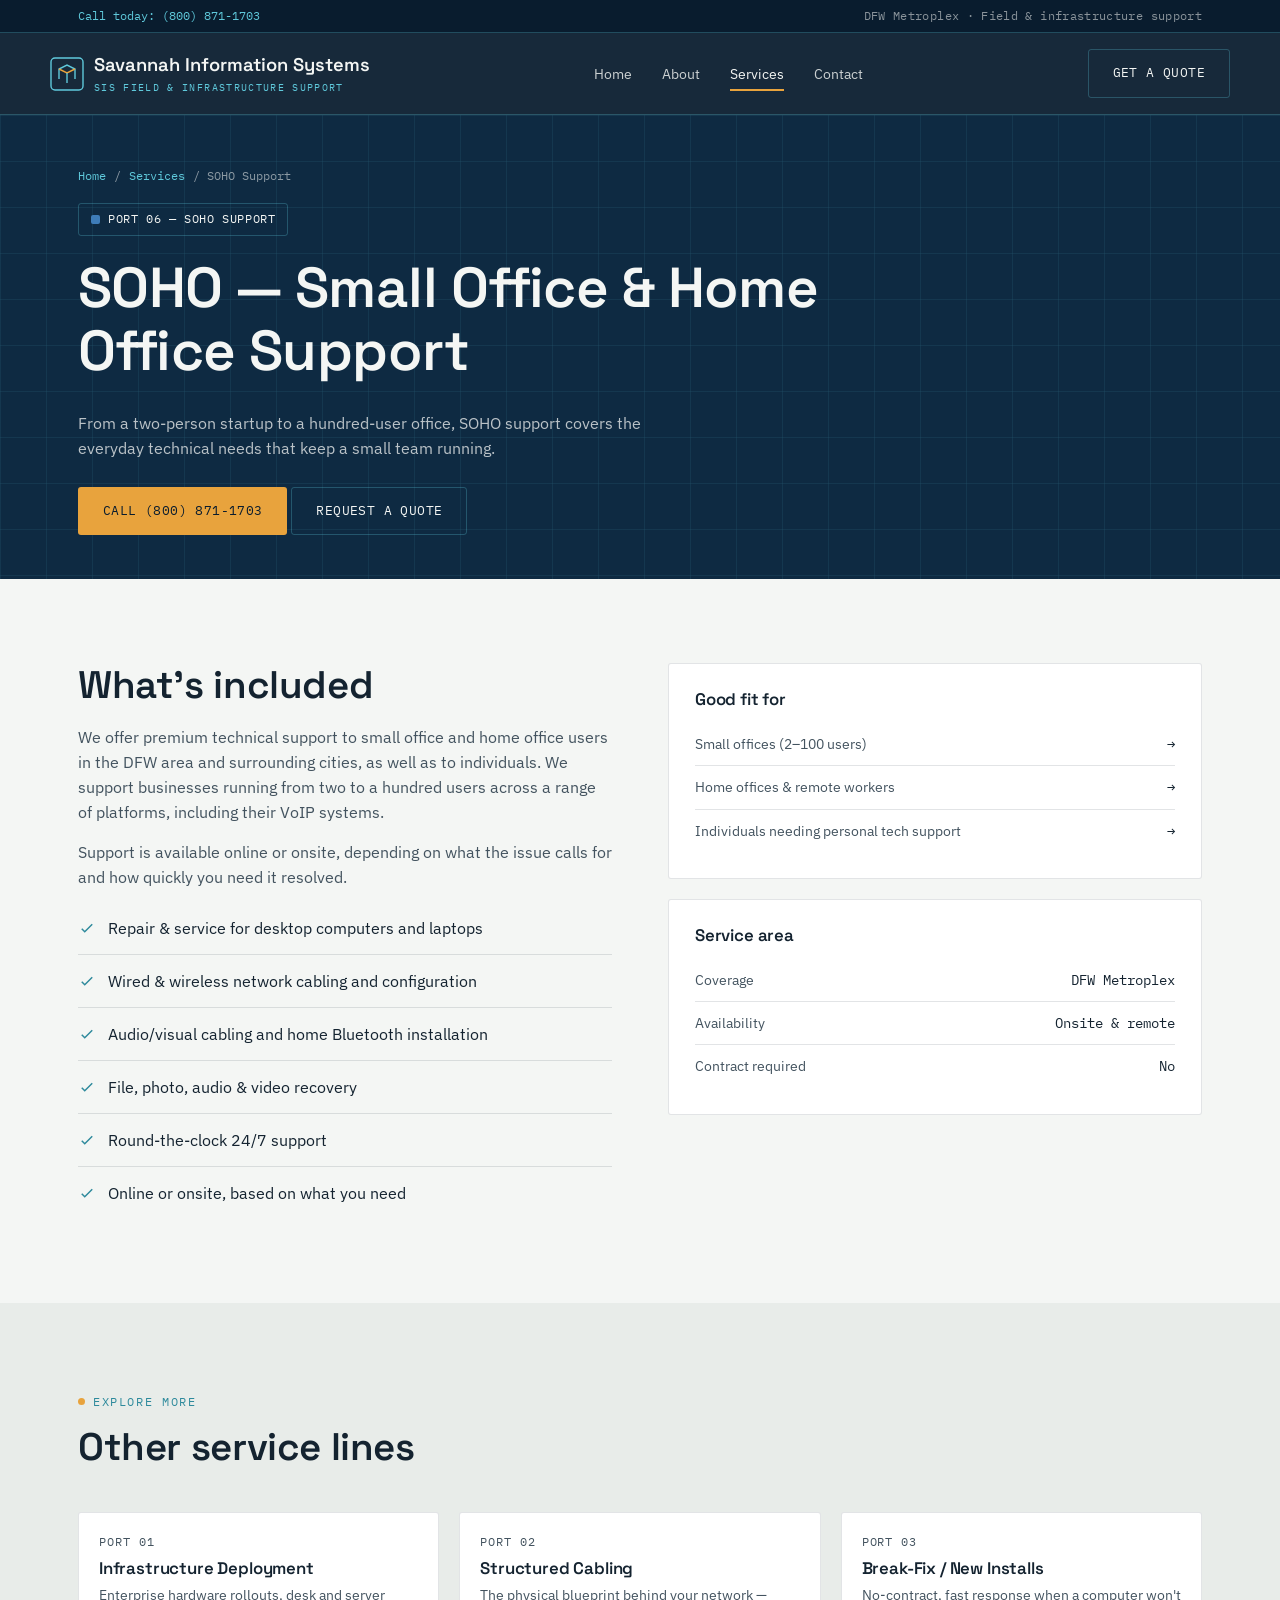
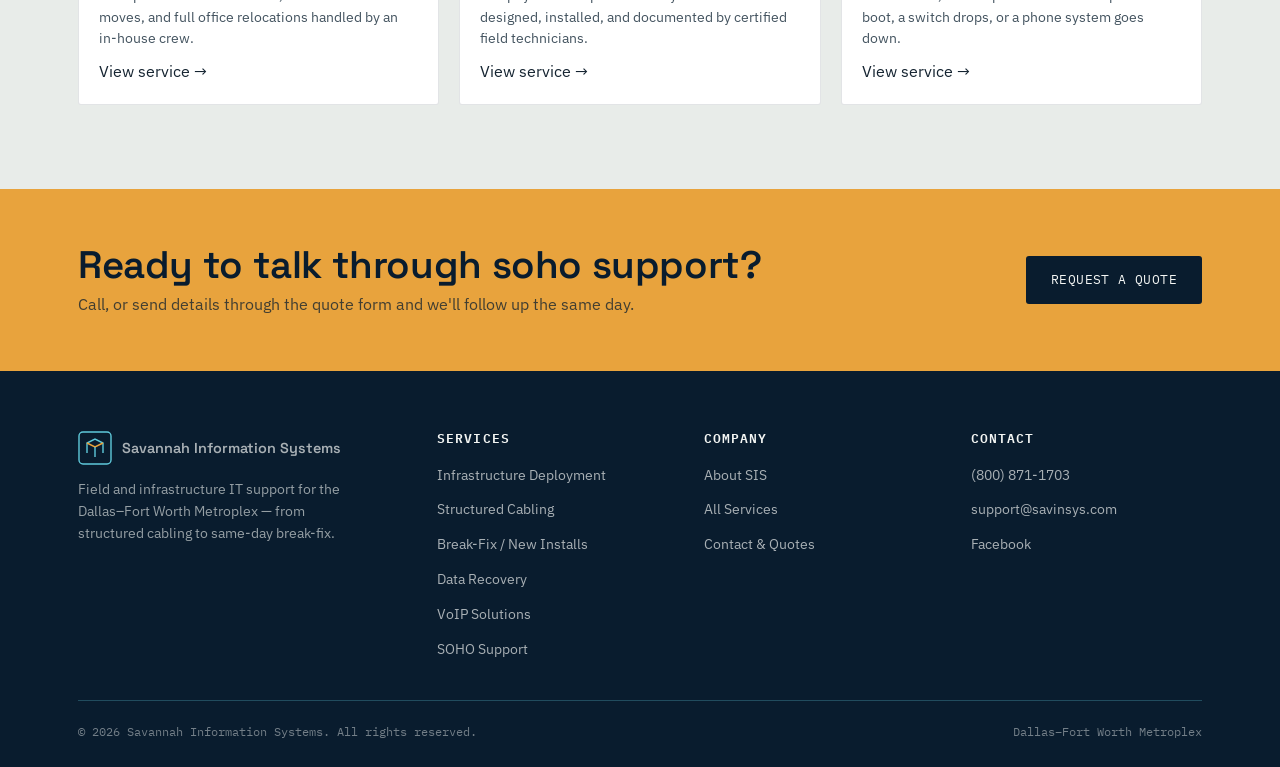
<file: services/soho-support.html>
<!DOCTYPE html>
<html lang="en">
<head>
  <meta charset="UTF-8">
  <meta name="viewport" content="width=device-width, initial-scale=1.0">
  <title>SOHO — Small Office & Home Office Support — Savannah Information Systems</title>
  <meta name="description" content="Premium technical support for small offices, home offices, and individuals across the DFW area.">
  <link rel="preconnect" href="https://fonts.googleapis.com">
  <link rel="preconnect" href="https://fonts.gstatic.com" crossorigin>
  <link href="https://fonts.googleapis.com/css2?family=Space+Grotesk:wght@500;600;700&amp;family=IBM+Plex+Sans:wght@400;500;600&amp;family=IBM+Plex+Mono:wght@400;500;600&amp;display=swap" rel="stylesheet">
  <link rel="stylesheet" href="../assets/css/styles.css">
</head>
<body>
  <header class="site-header">
    <div class="topbar">
      <div class="container">
        <a href="tel:8008711703">Call today: (800) 871-1703</a>
        <span class="topbar-status">DFW Metroplex · Field &amp; infrastructure support</span>
      </div>
    </div>
    <nav class="nav-wrap container">
      <a href="../index.html" class="logo">
        <svg class="mark" viewBox="0 0 34 34" fill="none"><rect x="1" y="1" width="32" height="32" rx="4" stroke="#5FC9DB" stroke-width="1.4"/><path d="M9 22V12l8-4 8 4v10" stroke="#5FC9DB" stroke-width="1.4"/><path d="M9 12l8 4 8-4" stroke="#E8A33D" stroke-width="1.4"/><path d="M17 16v10" stroke="#5FC9DB" stroke-width="1.4"/></svg>
        <span>Savannah Information Systems<span class="word-sub">SIS FIELD &amp; INFRASTRUCTURE SUPPORT</span></span>
      </a>
      <ul class="nav-links">
        <li><a href="../index.html" class="">Home</a></li>
        <li><a href="../about.html" class="">About</a></li>
        <li><a href="../services.html" class="active">Services</a></li>
        <li><a href="../contact.html" class="">Contact</a></li>
      </ul>
      <div class="nav-cta">
        <a href="../contact.html" class="btn btn-outline">Get a Quote</a>
        <button class="nav-toggle" aria-label="Toggle menu" aria-expanded="false">
          <span></span><span></span><span></span>
        </button>
      </div>
    </nav>
  </header>
  
  <section class="page-hero">
    <div class="container">
      <p class="breadcrumb"><a href="../index.html">Home</a> / <a href="../services.html">Services</a> / SOHO Support</p>
      <span class="port-badge"><span class="dot" style="background:var(--port-soho)"></span>PORT 06 &mdash; SOHO SUPPORT</span>
      <h1>SOHO — Small Office & Home Office Support</h1>
      <p class="lede">From a two-person startup to a hundred-user office, SOHO support covers the everyday technical needs that keep a small team running.</p>
      <div class="actions" style="margin-top:26px;">
        <a href="tel:8008711703" class="btn btn-primary">Call (800) 871-1703</a>
        <a href="../contact.html" class="btn btn-outline">Request a Quote</a>
      </div>
    </div>
  </section>

  <section>
    <div class="container">
      <div class="split">
        <div>
          <h2>What's included</h2>
          <p>We offer premium technical support to small office and home office users in the DFW area and surrounding cities, as well as to individuals. We support businesses running from two to a hundred users across a range of platforms, including their VoIP systems.</p>
        <p>Support is available online or onsite, depending on what the issue calls for and how quickly you need it resolved.</p>
          <ul class="feature-list" style="margin-top:26px;">
          <li><svg class="tick" viewBox="0 0 24 24" fill="none" stroke="currentColor" stroke-width="2"><path d="m5 13 4 4L19 7"/></svg><span>Repair & service for desktop computers and laptops</span></li>
          <li><svg class="tick" viewBox="0 0 24 24" fill="none" stroke="currentColor" stroke-width="2"><path d="m5 13 4 4L19 7"/></svg><span>Wired & wireless network cabling and configuration</span></li>
          <li><svg class="tick" viewBox="0 0 24 24" fill="none" stroke="currentColor" stroke-width="2"><path d="m5 13 4 4L19 7"/></svg><span>Audio/visual cabling and home Bluetooth installation</span></li>
          <li><svg class="tick" viewBox="0 0 24 24" fill="none" stroke="currentColor" stroke-width="2"><path d="m5 13 4 4L19 7"/></svg><span>File, photo, audio & video recovery</span></li>
          <li><svg class="tick" viewBox="0 0 24 24" fill="none" stroke="currentColor" stroke-width="2"><path d="m5 13 4 4L19 7"/></svg><span>Round-the-clock 24/7 support</span></li>
          <li><svg class="tick" viewBox="0 0 24 24" fill="none" stroke="currentColor" stroke-width="2"><path d="m5 13 4 4L19 7"/></svg><span>Online or onsite, based on what you need</span></li>
          </ul>
        </div>
        <div>
          <div class="info-card">
            <h4>Good fit for</h4>
          <div class="row"><span>Small offices (2–100 users)</span><span>&rarr;</span></div>
          <div class="row"><span>Home offices & remote workers</span><span>&rarr;</span></div>
          <div class="row"><span>Individuals needing personal tech support</span><span>&rarr;</span></div>
          </div>
          <div class="info-card" style="margin-top:20px;">
            <h4>Service area</h4>
            <div class="row"><span>Coverage</span><span>DFW Metroplex</span></div>
            <div class="row"><span>Availability</span><span>Onsite &amp; remote</span></div>
            <div class="row"><span>Contract required</span><span>No</span></div>
          </div>
        </div>
      </div>
    </div>
  </section>

  <section class="alt">
    <div class="container">
      <div class="section-head">
        <p class="eyebrow">Explore more</p>
        <h2>Other service lines</h2>
      </div>
      <div class="related-grid">
        
      <a href="infrastructure-deployment.html" class="related-card">
        <span class="port-number">PORT 01</span>
        <h4>Infrastructure Deployment</h4>
        <p style="font-size:0.86rem;margin-bottom:10px;">Enterprise hardware rollouts, desk and server moves, and full office relocations handled by an in-house crew.</p>
        <span class="stretched">View service &rarr;</span>
      </a>

      <a href="structured-cabling.html" class="related-card">
        <span class="port-number">PORT 02</span>
        <h4>Structured Cabling</h4>
        <p style="font-size:0.86rem;margin-bottom:10px;">The physical blueprint behind your network — designed, installed, and documented by certified field technicians.</p>
        <span class="stretched">View service &rarr;</span>
      </a>

      <a href="break-fix.html" class="related-card">
        <span class="port-number">PORT 03</span>
        <h4>Break-Fix / New Installs</h4>
        <p style="font-size:0.86rem;margin-bottom:10px;">No-contract, fast response when a computer won't boot, a switch drops, or a phone system goes down.</p>
        <span class="stretched">View service &rarr;</span>
      </a>
      </div>
    </div>
  </section>

  <div class="cta-band">
    <div class="container">
      <div>
        <h2>Ready to talk through soho support?</h2>
        <p>Call, or send details through the quote form and we'll follow up the same day.</p>
      </div>
      <a href="../contact.html" class="btn btn-primary">Request a Quote</a>
    </div>
  </div>
  <footer class="site-footer">
    <div class="container">
      <div class="footer-grid">
        <div class="footer-brand">
          <a href="../index.html" class="logo"><svg class="mark" viewBox="0 0 34 34" fill="none"><rect x="1" y="1" width="32" height="32" rx="4" stroke="#5FC9DB" stroke-width="1.4"/><path d="M9 22V12l8-4 8 4v10" stroke="#5FC9DB" stroke-width="1.4"/><path d="M9 12l8 4 8-4" stroke="#E8A33D" stroke-width="1.4"/><path d="M17 16v10" stroke="#5FC9DB" stroke-width="1.4"/></svg><span>Savannah Information Systems</span></a>
          <p>Field and infrastructure IT support for the Dallas&ndash;Fort Worth Metroplex &mdash; from structured cabling to same-day break-fix.</p>
        </div>
        <div>
          <h4>Services</h4>
          <ul>
          <li><a href="../services/infrastructure-deployment.html">Infrastructure Deployment</a></li>
          <li><a href="../services/structured-cabling.html">Structured Cabling</a></li>
          <li><a href="../services/break-fix.html">Break-Fix / New Installs</a></li>
          <li><a href="../services/data-recovery.html">Data Recovery</a></li>
          <li><a href="../services/voip-solutions.html">VoIP Solutions</a></li>
          <li><a href="../services/soho-support.html">SOHO Support</a></li>
          </ul>
        </div>
        <div>
          <h4>Company</h4>
          <ul>
            <li><a href="../about.html">About SIS</a></li>
            <li><a href="../services.html">All Services</a></li>
            <li><a href="../contact.html">Contact &amp; Quotes</a></li>
          </ul>
        </div>
        <div>
          <h4>Contact</h4>
          <ul>
            <li><a href="tel:8008711703">(800) 871-1703</a></li>
            <li><a href="mailto:support@savinsys.com">support@savinsys.com</a></li>
            <li><a href="https://www.facebook.com/" target="_blank" rel="noopener">Facebook</a></li>
          </ul>
        </div>
      </div>
      <div class="footer-bottom">
        <span>&copy; <span class="current-year">2026</span> Savannah Information Systems. All rights reserved.</span>
        <span>Dallas&ndash;Fort Worth Metroplex</span>
      </div>
    </div>
  </footer>
  <script src="../assets/js/main.js"></script>
</body>
</html>
</file>
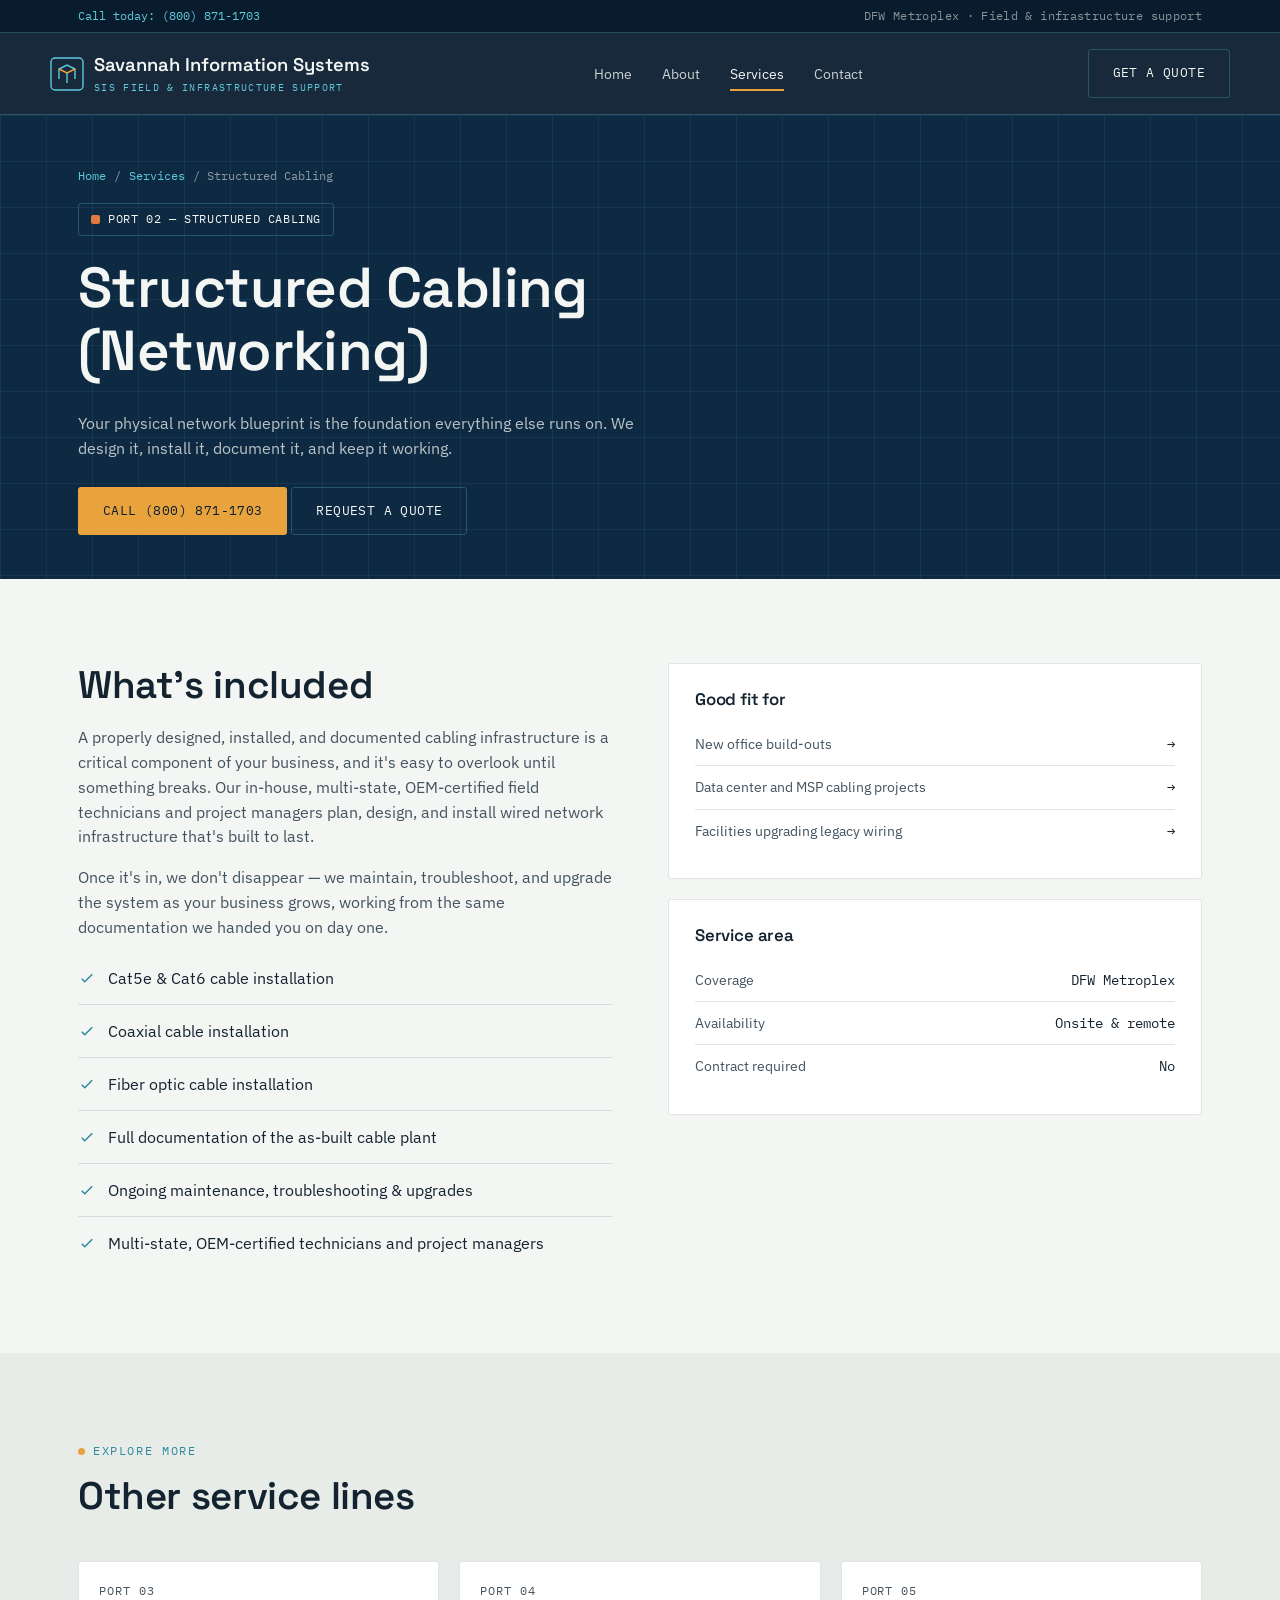
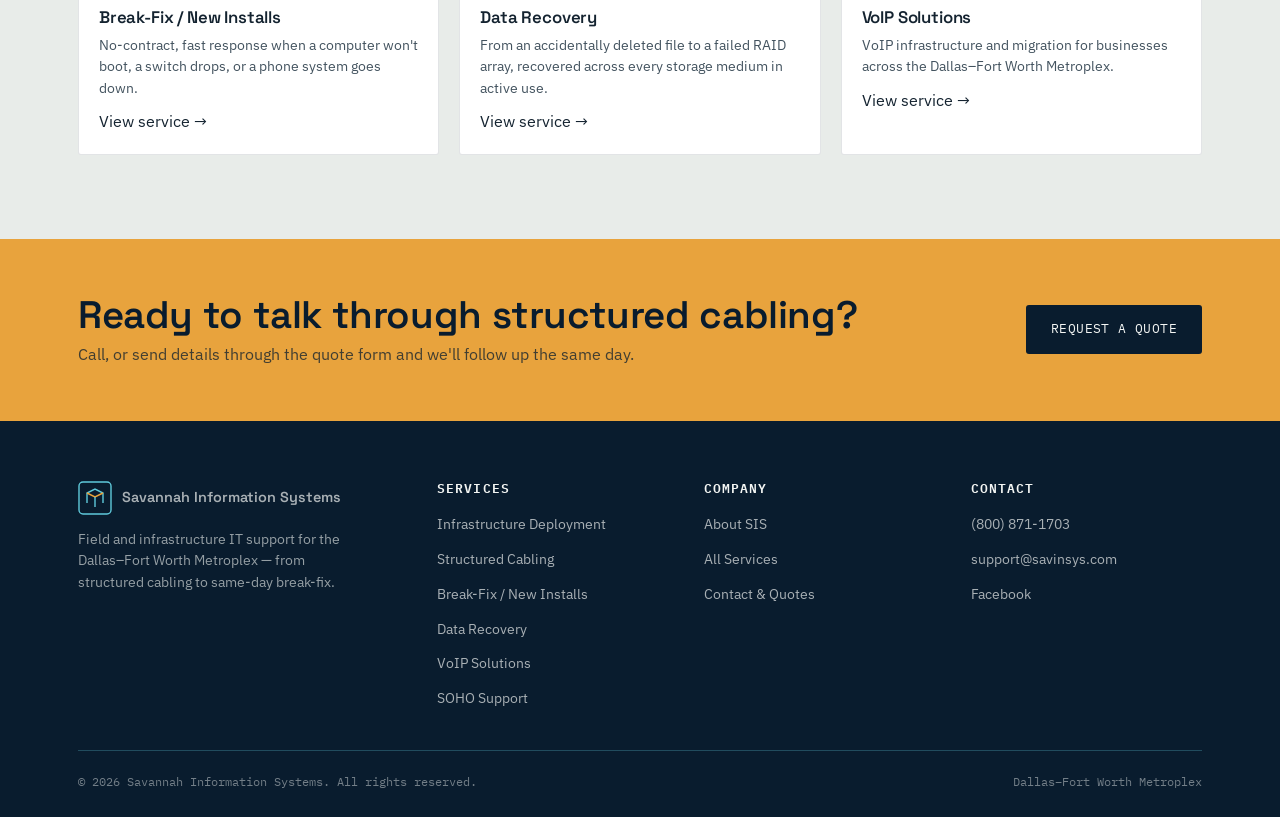
<file: services/structured-cabling.html>
<!DOCTYPE html>
<html lang="en">
<head>
  <meta charset="UTF-8">
  <meta name="viewport" content="width=device-width, initial-scale=1.0">
  <title>Structured Cabling (Networking) — Savannah Information Systems</title>
  <meta name="description" content="The physical blueprint behind your network — designed, installed, and documented by certified field technicians.">
  <link rel="preconnect" href="https://fonts.googleapis.com">
  <link rel="preconnect" href="https://fonts.gstatic.com" crossorigin>
  <link href="https://fonts.googleapis.com/css2?family=Space+Grotesk:wght@500;600;700&amp;family=IBM+Plex+Sans:wght@400;500;600&amp;family=IBM+Plex+Mono:wght@400;500;600&amp;display=swap" rel="stylesheet">
  <link rel="stylesheet" href="../assets/css/styles.css">
</head>
<body>
  <header class="site-header">
    <div class="topbar">
      <div class="container">
        <a href="tel:8008711703">Call today: (800) 871-1703</a>
        <span class="topbar-status">DFW Metroplex · Field &amp; infrastructure support</span>
      </div>
    </div>
    <nav class="nav-wrap container">
      <a href="../index.html" class="logo">
        <svg class="mark" viewBox="0 0 34 34" fill="none"><rect x="1" y="1" width="32" height="32" rx="4" stroke="#5FC9DB" stroke-width="1.4"/><path d="M9 22V12l8-4 8 4v10" stroke="#5FC9DB" stroke-width="1.4"/><path d="M9 12l8 4 8-4" stroke="#E8A33D" stroke-width="1.4"/><path d="M17 16v10" stroke="#5FC9DB" stroke-width="1.4"/></svg>
        <span>Savannah Information Systems<span class="word-sub">SIS FIELD &amp; INFRASTRUCTURE SUPPORT</span></span>
      </a>
      <ul class="nav-links">
        <li><a href="../index.html" class="">Home</a></li>
        <li><a href="../about.html" class="">About</a></li>
        <li><a href="../services.html" class="active">Services</a></li>
        <li><a href="../contact.html" class="">Contact</a></li>
      </ul>
      <div class="nav-cta">
        <a href="../contact.html" class="btn btn-outline">Get a Quote</a>
        <button class="nav-toggle" aria-label="Toggle menu" aria-expanded="false">
          <span></span><span></span><span></span>
        </button>
      </div>
    </nav>
  </header>
  
  <section class="page-hero">
    <div class="container">
      <p class="breadcrumb"><a href="../index.html">Home</a> / <a href="../services.html">Services</a> / Structured Cabling</p>
      <span class="port-badge"><span class="dot" style="background:var(--port-cabling)"></span>PORT 02 &mdash; STRUCTURED CABLING</span>
      <h1>Structured Cabling (Networking)</h1>
      <p class="lede">Your physical network blueprint is the foundation everything else runs on. We design it, install it, document it, and keep it working.</p>
      <div class="actions" style="margin-top:26px;">
        <a href="tel:8008711703" class="btn btn-primary">Call (800) 871-1703</a>
        <a href="../contact.html" class="btn btn-outline">Request a Quote</a>
      </div>
    </div>
  </section>

  <section>
    <div class="container">
      <div class="split">
        <div>
          <h2>What's included</h2>
          <p>A properly designed, installed, and documented cabling infrastructure is a critical component of your business, and it's easy to overlook until something breaks. Our in-house, multi-state, OEM-certified field technicians and project managers plan, design, and install wired network infrastructure that's built to last.</p>
        <p>Once it's in, we don't disappear — we maintain, troubleshoot, and upgrade the system as your business grows, working from the same documentation we handed you on day one.</p>
          <ul class="feature-list" style="margin-top:26px;">
          <li><svg class="tick" viewBox="0 0 24 24" fill="none" stroke="currentColor" stroke-width="2"><path d="m5 13 4 4L19 7"/></svg><span>Cat5e & Cat6 cable installation</span></li>
          <li><svg class="tick" viewBox="0 0 24 24" fill="none" stroke="currentColor" stroke-width="2"><path d="m5 13 4 4L19 7"/></svg><span>Coaxial cable installation</span></li>
          <li><svg class="tick" viewBox="0 0 24 24" fill="none" stroke="currentColor" stroke-width="2"><path d="m5 13 4 4L19 7"/></svg><span>Fiber optic cable installation</span></li>
          <li><svg class="tick" viewBox="0 0 24 24" fill="none" stroke="currentColor" stroke-width="2"><path d="m5 13 4 4L19 7"/></svg><span>Full documentation of the as-built cable plant</span></li>
          <li><svg class="tick" viewBox="0 0 24 24" fill="none" stroke="currentColor" stroke-width="2"><path d="m5 13 4 4L19 7"/></svg><span>Ongoing maintenance, troubleshooting & upgrades</span></li>
          <li><svg class="tick" viewBox="0 0 24 24" fill="none" stroke="currentColor" stroke-width="2"><path d="m5 13 4 4L19 7"/></svg><span>Multi-state, OEM-certified technicians and project managers</span></li>
          </ul>
        </div>
        <div>
          <div class="info-card">
            <h4>Good fit for</h4>
          <div class="row"><span>New office build-outs</span><span>&rarr;</span></div>
          <div class="row"><span>Data center and MSP cabling projects</span><span>&rarr;</span></div>
          <div class="row"><span>Facilities upgrading legacy wiring</span><span>&rarr;</span></div>
          </div>
          <div class="info-card" style="margin-top:20px;">
            <h4>Service area</h4>
            <div class="row"><span>Coverage</span><span>DFW Metroplex</span></div>
            <div class="row"><span>Availability</span><span>Onsite &amp; remote</span></div>
            <div class="row"><span>Contract required</span><span>No</span></div>
          </div>
        </div>
      </div>
    </div>
  </section>

  <section class="alt">
    <div class="container">
      <div class="section-head">
        <p class="eyebrow">Explore more</p>
        <h2>Other service lines</h2>
      </div>
      <div class="related-grid">
        
      <a href="break-fix.html" class="related-card">
        <span class="port-number">PORT 03</span>
        <h4>Break-Fix / New Installs</h4>
        <p style="font-size:0.86rem;margin-bottom:10px;">No-contract, fast response when a computer won't boot, a switch drops, or a phone system goes down.</p>
        <span class="stretched">View service &rarr;</span>
      </a>

      <a href="data-recovery.html" class="related-card">
        <span class="port-number">PORT 04</span>
        <h4>Data Recovery</h4>
        <p style="font-size:0.86rem;margin-bottom:10px;">From an accidentally deleted file to a failed RAID array, recovered across every storage medium in active use.</p>
        <span class="stretched">View service &rarr;</span>
      </a>

      <a href="voip-solutions.html" class="related-card">
        <span class="port-number">PORT 05</span>
        <h4>VoIP Solutions</h4>
        <p style="font-size:0.86rem;margin-bottom:10px;">VoIP infrastructure and migration for businesses across the Dallas–Fort Worth Metroplex.</p>
        <span class="stretched">View service &rarr;</span>
      </a>
      </div>
    </div>
  </section>

  <div class="cta-band">
    <div class="container">
      <div>
        <h2>Ready to talk through structured cabling?</h2>
        <p>Call, or send details through the quote form and we'll follow up the same day.</p>
      </div>
      <a href="../contact.html" class="btn btn-primary">Request a Quote</a>
    </div>
  </div>
  <footer class="site-footer">
    <div class="container">
      <div class="footer-grid">
        <div class="footer-brand">
          <a href="../index.html" class="logo"><svg class="mark" viewBox="0 0 34 34" fill="none"><rect x="1" y="1" width="32" height="32" rx="4" stroke="#5FC9DB" stroke-width="1.4"/><path d="M9 22V12l8-4 8 4v10" stroke="#5FC9DB" stroke-width="1.4"/><path d="M9 12l8 4 8-4" stroke="#E8A33D" stroke-width="1.4"/><path d="M17 16v10" stroke="#5FC9DB" stroke-width="1.4"/></svg><span>Savannah Information Systems</span></a>
          <p>Field and infrastructure IT support for the Dallas&ndash;Fort Worth Metroplex &mdash; from structured cabling to same-day break-fix.</p>
        </div>
        <div>
          <h4>Services</h4>
          <ul>
          <li><a href="../services/infrastructure-deployment.html">Infrastructure Deployment</a></li>
          <li><a href="../services/structured-cabling.html">Structured Cabling</a></li>
          <li><a href="../services/break-fix.html">Break-Fix / New Installs</a></li>
          <li><a href="../services/data-recovery.html">Data Recovery</a></li>
          <li><a href="../services/voip-solutions.html">VoIP Solutions</a></li>
          <li><a href="../services/soho-support.html">SOHO Support</a></li>
          </ul>
        </div>
        <div>
          <h4>Company</h4>
          <ul>
            <li><a href="../about.html">About SIS</a></li>
            <li><a href="../services.html">All Services</a></li>
            <li><a href="../contact.html">Contact &amp; Quotes</a></li>
          </ul>
        </div>
        <div>
          <h4>Contact</h4>
          <ul>
            <li><a href="tel:8008711703">(800) 871-1703</a></li>
            <li><a href="mailto:support@savinsys.com">support@savinsys.com</a></li>
            <li><a href="https://www.facebook.com/" target="_blank" rel="noopener">Facebook</a></li>
          </ul>
        </div>
      </div>
      <div class="footer-bottom">
        <span>&copy; <span class="current-year">2026</span> Savannah Information Systems. All rights reserved.</span>
        <span>Dallas&ndash;Fort Worth Metroplex</span>
      </div>
    </div>
  </footer>
  <script src="../assets/js/main.js"></script>
</body>
</html>
</file>
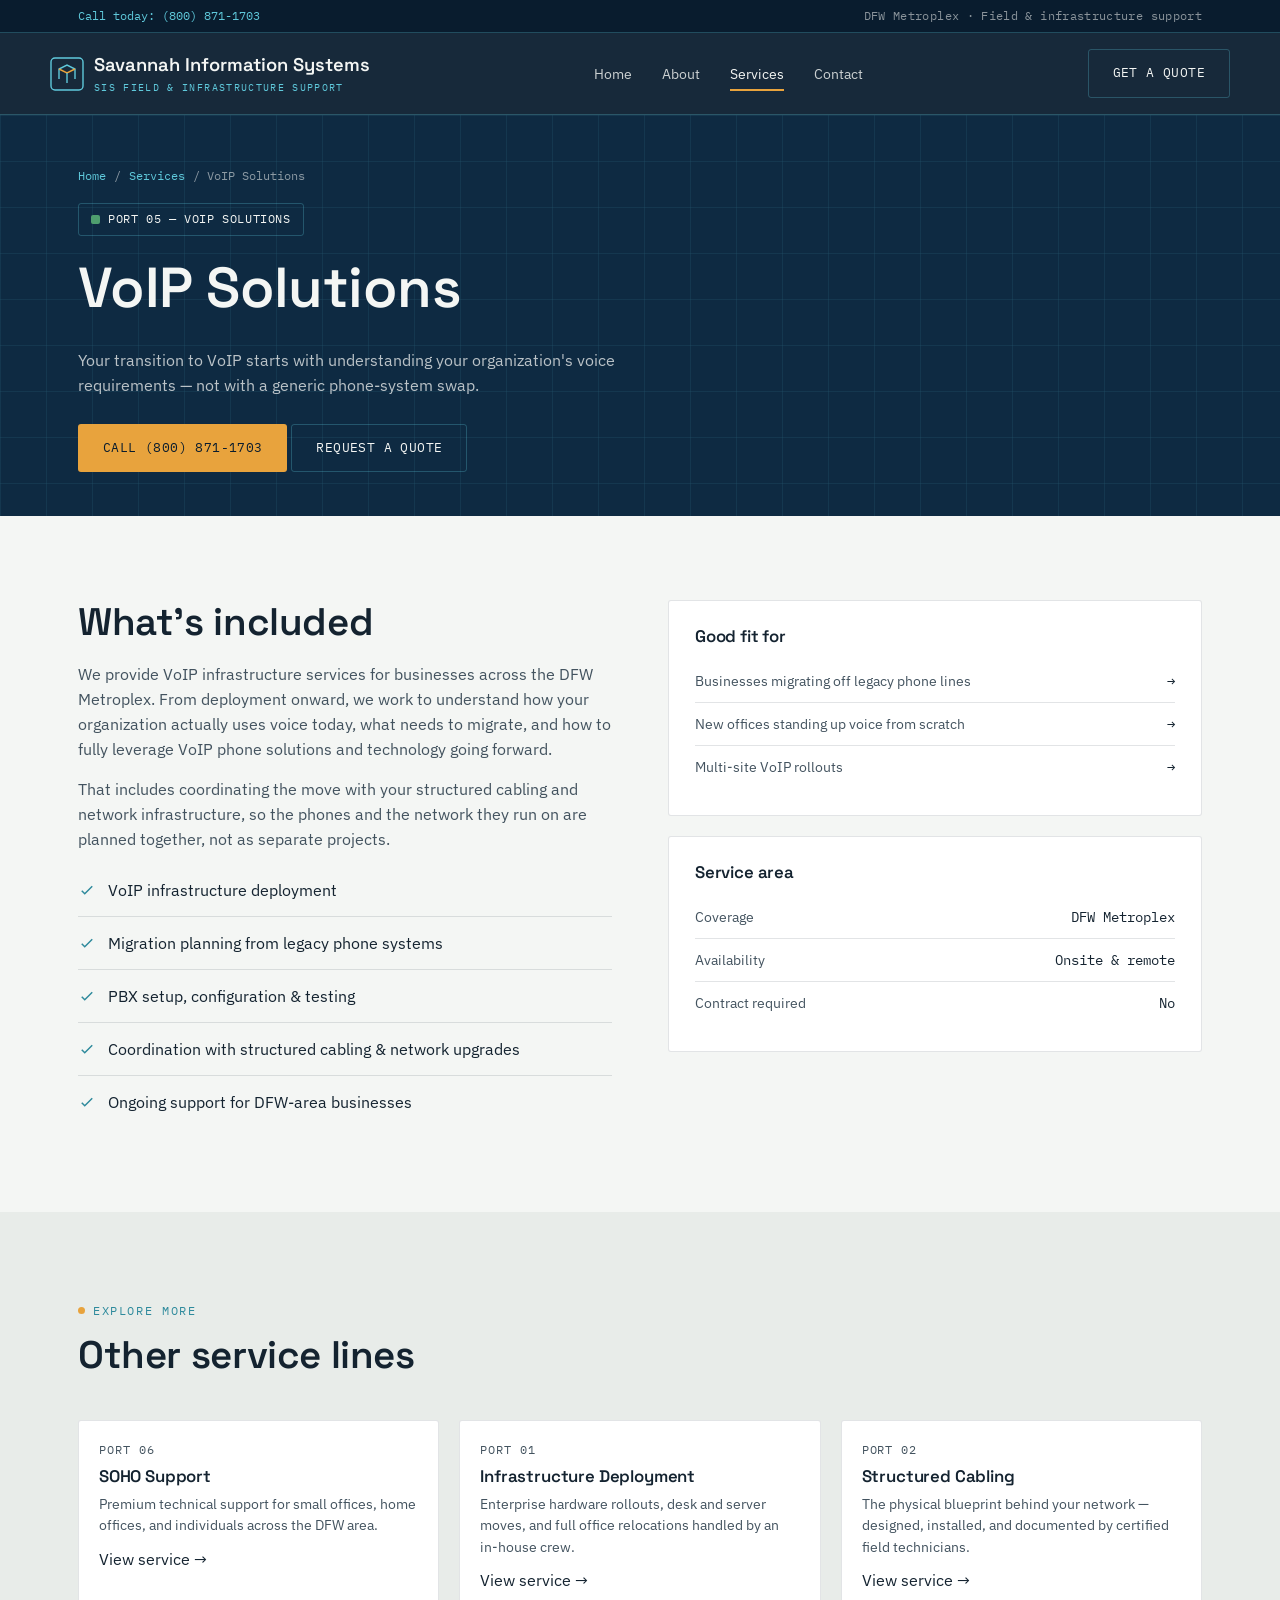
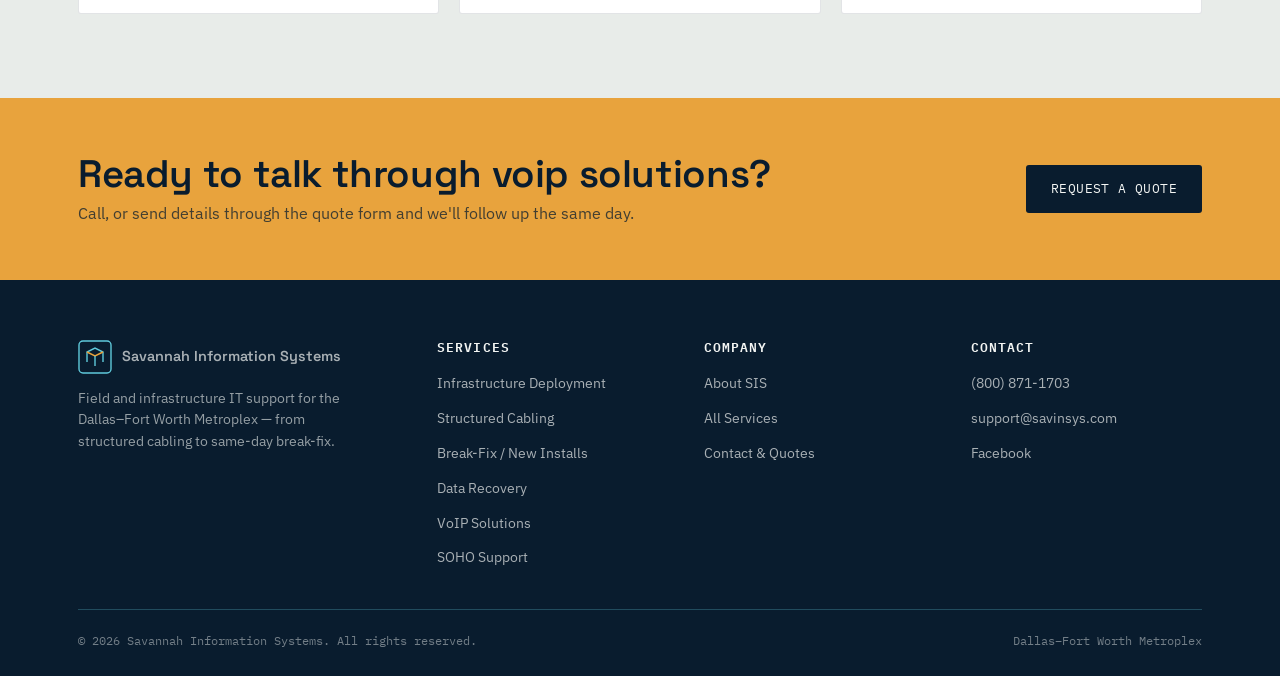
<file: services/voip-solutions.html>
<!DOCTYPE html>
<html lang="en">
<head>
  <meta charset="UTF-8">
  <meta name="viewport" content="width=device-width, initial-scale=1.0">
  <title>VoIP Solutions — Savannah Information Systems</title>
  <meta name="description" content="VoIP infrastructure and migration for businesses across the Dallas–Fort Worth Metroplex.">
  <link rel="preconnect" href="https://fonts.googleapis.com">
  <link rel="preconnect" href="https://fonts.gstatic.com" crossorigin>
  <link href="https://fonts.googleapis.com/css2?family=Space+Grotesk:wght@500;600;700&amp;family=IBM+Plex+Sans:wght@400;500;600&amp;family=IBM+Plex+Mono:wght@400;500;600&amp;display=swap" rel="stylesheet">
  <link rel="stylesheet" href="../assets/css/styles.css">
</head>
<body>
  <header class="site-header">
    <div class="topbar">
      <div class="container">
        <a href="tel:8008711703">Call today: (800) 871-1703</a>
        <span class="topbar-status">DFW Metroplex · Field &amp; infrastructure support</span>
      </div>
    </div>
    <nav class="nav-wrap container">
      <a href="../index.html" class="logo">
        <svg class="mark" viewBox="0 0 34 34" fill="none"><rect x="1" y="1" width="32" height="32" rx="4" stroke="#5FC9DB" stroke-width="1.4"/><path d="M9 22V12l8-4 8 4v10" stroke="#5FC9DB" stroke-width="1.4"/><path d="M9 12l8 4 8-4" stroke="#E8A33D" stroke-width="1.4"/><path d="M17 16v10" stroke="#5FC9DB" stroke-width="1.4"/></svg>
        <span>Savannah Information Systems<span class="word-sub">SIS FIELD &amp; INFRASTRUCTURE SUPPORT</span></span>
      </a>
      <ul class="nav-links">
        <li><a href="../index.html" class="">Home</a></li>
        <li><a href="../about.html" class="">About</a></li>
        <li><a href="../services.html" class="active">Services</a></li>
        <li><a href="../contact.html" class="">Contact</a></li>
      </ul>
      <div class="nav-cta">
        <a href="../contact.html" class="btn btn-outline">Get a Quote</a>
        <button class="nav-toggle" aria-label="Toggle menu" aria-expanded="false">
          <span></span><span></span><span></span>
        </button>
      </div>
    </nav>
  </header>
  
  <section class="page-hero">
    <div class="container">
      <p class="breadcrumb"><a href="../index.html">Home</a> / <a href="../services.html">Services</a> / VoIP Solutions</p>
      <span class="port-badge"><span class="dot" style="background:var(--port-voip)"></span>PORT 05 &mdash; VOIP SOLUTIONS</span>
      <h1>VoIP Solutions</h1>
      <p class="lede">Your transition to VoIP starts with understanding your organization's voice requirements — not with a generic phone-system swap.</p>
      <div class="actions" style="margin-top:26px;">
        <a href="tel:8008711703" class="btn btn-primary">Call (800) 871-1703</a>
        <a href="../contact.html" class="btn btn-outline">Request a Quote</a>
      </div>
    </div>
  </section>

  <section>
    <div class="container">
      <div class="split">
        <div>
          <h2>What's included</h2>
          <p>We provide VoIP infrastructure services for businesses across the DFW Metroplex. From deployment onward, we work to understand how your organization actually uses voice today, what needs to migrate, and how to fully leverage VoIP phone solutions and technology going forward.</p>
        <p>That includes coordinating the move with your structured cabling and network infrastructure, so the phones and the network they run on are planned together, not as separate projects.</p>
          <ul class="feature-list" style="margin-top:26px;">
          <li><svg class="tick" viewBox="0 0 24 24" fill="none" stroke="currentColor" stroke-width="2"><path d="m5 13 4 4L19 7"/></svg><span>VoIP infrastructure deployment</span></li>
          <li><svg class="tick" viewBox="0 0 24 24" fill="none" stroke="currentColor" stroke-width="2"><path d="m5 13 4 4L19 7"/></svg><span>Migration planning from legacy phone systems</span></li>
          <li><svg class="tick" viewBox="0 0 24 24" fill="none" stroke="currentColor" stroke-width="2"><path d="m5 13 4 4L19 7"/></svg><span>PBX setup, configuration & testing</span></li>
          <li><svg class="tick" viewBox="0 0 24 24" fill="none" stroke="currentColor" stroke-width="2"><path d="m5 13 4 4L19 7"/></svg><span>Coordination with structured cabling & network upgrades</span></li>
          <li><svg class="tick" viewBox="0 0 24 24" fill="none" stroke="currentColor" stroke-width="2"><path d="m5 13 4 4L19 7"/></svg><span>Ongoing support for DFW-area businesses</span></li>
          </ul>
        </div>
        <div>
          <div class="info-card">
            <h4>Good fit for</h4>
          <div class="row"><span>Businesses migrating off legacy phone lines</span><span>&rarr;</span></div>
          <div class="row"><span>New offices standing up voice from scratch</span><span>&rarr;</span></div>
          <div class="row"><span>Multi-site VoIP rollouts</span><span>&rarr;</span></div>
          </div>
          <div class="info-card" style="margin-top:20px;">
            <h4>Service area</h4>
            <div class="row"><span>Coverage</span><span>DFW Metroplex</span></div>
            <div class="row"><span>Availability</span><span>Onsite &amp; remote</span></div>
            <div class="row"><span>Contract required</span><span>No</span></div>
          </div>
        </div>
      </div>
    </div>
  </section>

  <section class="alt">
    <div class="container">
      <div class="section-head">
        <p class="eyebrow">Explore more</p>
        <h2>Other service lines</h2>
      </div>
      <div class="related-grid">
        
      <a href="soho-support.html" class="related-card">
        <span class="port-number">PORT 06</span>
        <h4>SOHO Support</h4>
        <p style="font-size:0.86rem;margin-bottom:10px;">Premium technical support for small offices, home offices, and individuals across the DFW area.</p>
        <span class="stretched">View service &rarr;</span>
      </a>

      <a href="infrastructure-deployment.html" class="related-card">
        <span class="port-number">PORT 01</span>
        <h4>Infrastructure Deployment</h4>
        <p style="font-size:0.86rem;margin-bottom:10px;">Enterprise hardware rollouts, desk and server moves, and full office relocations handled by an in-house crew.</p>
        <span class="stretched">View service &rarr;</span>
      </a>

      <a href="structured-cabling.html" class="related-card">
        <span class="port-number">PORT 02</span>
        <h4>Structured Cabling</h4>
        <p style="font-size:0.86rem;margin-bottom:10px;">The physical blueprint behind your network — designed, installed, and documented by certified field technicians.</p>
        <span class="stretched">View service &rarr;</span>
      </a>
      </div>
    </div>
  </section>

  <div class="cta-band">
    <div class="container">
      <div>
        <h2>Ready to talk through voip solutions?</h2>
        <p>Call, or send details through the quote form and we'll follow up the same day.</p>
      </div>
      <a href="../contact.html" class="btn btn-primary">Request a Quote</a>
    </div>
  </div>
  <footer class="site-footer">
    <div class="container">
      <div class="footer-grid">
        <div class="footer-brand">
          <a href="../index.html" class="logo"><svg class="mark" viewBox="0 0 34 34" fill="none"><rect x="1" y="1" width="32" height="32" rx="4" stroke="#5FC9DB" stroke-width="1.4"/><path d="M9 22V12l8-4 8 4v10" stroke="#5FC9DB" stroke-width="1.4"/><path d="M9 12l8 4 8-4" stroke="#E8A33D" stroke-width="1.4"/><path d="M17 16v10" stroke="#5FC9DB" stroke-width="1.4"/></svg><span>Savannah Information Systems</span></a>
          <p>Field and infrastructure IT support for the Dallas&ndash;Fort Worth Metroplex &mdash; from structured cabling to same-day break-fix.</p>
        </div>
        <div>
          <h4>Services</h4>
          <ul>
          <li><a href="../services/infrastructure-deployment.html">Infrastructure Deployment</a></li>
          <li><a href="../services/structured-cabling.html">Structured Cabling</a></li>
          <li><a href="../services/break-fix.html">Break-Fix / New Installs</a></li>
          <li><a href="../services/data-recovery.html">Data Recovery</a></li>
          <li><a href="../services/voip-solutions.html">VoIP Solutions</a></li>
          <li><a href="../services/soho-support.html">SOHO Support</a></li>
          </ul>
        </div>
        <div>
          <h4>Company</h4>
          <ul>
            <li><a href="../about.html">About SIS</a></li>
            <li><a href="../services.html">All Services</a></li>
            <li><a href="../contact.html">Contact &amp; Quotes</a></li>
          </ul>
        </div>
        <div>
          <h4>Contact</h4>
          <ul>
            <li><a href="tel:8008711703">(800) 871-1703</a></li>
            <li><a href="mailto:support@savinsys.com">support@savinsys.com</a></li>
            <li><a href="https://www.facebook.com/" target="_blank" rel="noopener">Facebook</a></li>
          </ul>
        </div>
      </div>
      <div class="footer-bottom">
        <span>&copy; <span class="current-year">2026</span> Savannah Information Systems. All rights reserved.</span>
        <span>Dallas&ndash;Fort Worth Metroplex</span>
      </div>
    </div>
  </footer>
  <script src="../assets/js/main.js"></script>
</body>
</html>
</file>
<file: assets/css/styles.css>
/* ===========================================================
   Savannah Information Systems — design tokens & base styles
   =========================================================== */

:root {
  --navy: #0E2A42;
  --navy-deep: #091C2E;
  --paper: #F4F6F4;
  --paper-dim: #E8ECE9;
  --ink: #142330;
  --ink-soft: #43535F;
  --cyan: #5FC9DB;
  --cyan-dim: #2E8A9C;
  --amber: #E8A33D;
  --line: rgba(20, 35, 48, 0.12);
  --line-on-navy: rgba(95, 201, 219, 0.28);
  --white: #FFFFFF;

  --port-infra: #5FC9DB;
  --port-cabling: #E07A3F;
  --port-breakfix: #E8A33D;
  --port-recovery: #8B7BB8;
  --port-voip: #4E9E6E;
  --port-soho: #3E7CB8;

  --font-display: "Space Grotesk", sans-serif;
  --font-body: "IBM Plex Sans", sans-serif;
  --font-mono: "IBM Plex Mono", monospace;

  --container: 1180px;
  --radius: 3px;
}

* { box-sizing: border-box; }
html { scroll-behavior: smooth; }

body {
  margin: 0;
  font-family: var(--font-body);
  color: var(--ink);
  background: var(--paper);
  line-height: 1.55;
  -webkit-font-smoothing: antialiased;
}

img, svg { max-width: 100%; display: block; }

h1, h2, h3, h4 {
  font-family: var(--font-display);
  color: var(--ink);
  margin: 0 0 0.5em;
  line-height: 1.12;
  letter-spacing: -0.01em;
}

h1 { font-size: clamp(2.25rem, 4.4vw, 3.6rem); font-weight: 600; }
h2 { font-size: clamp(1.7rem, 3vw, 2.4rem); font-weight: 600; }
h3 { font-size: 1.3rem; font-weight: 600; }
h4 { font-size: 1.05rem; font-weight: 600; }

p { margin: 0 0 1em; color: var(--ink-soft); }
a { color: inherit; text-decoration: none; }

.container {
  width: 100%;
  max-width: var(--container);
  margin: 0 auto;
  padding: 0 28px;
}

.eyebrow {
  font-family: var(--font-mono);
  font-size: 0.72rem;
  letter-spacing: 0.14em;
  text-transform: uppercase;
  color: var(--cyan-dim);
  display: inline-flex;
  align-items: center;
  gap: 8px;
  margin-bottom: 14px;
}
.eyebrow::before {
  content: "";
  width: 7px;
  height: 7px;
  border-radius: 50%;
  background: var(--amber);
  display: inline-block;
}
section.on-navy .eyebrow { color: var(--cyan); }

/* ---------- buttons ---------- */

.btn {
  display: inline-flex;
  align-items: center;
  gap: 8px;
  font-family: var(--font-mono);
  font-size: 0.82rem;
  letter-spacing: 0.03em;
  text-transform: uppercase;
  padding: 13px 24px;
  border-radius: var(--radius);
  border: 1px solid transparent;
  cursor: pointer;
  transition: transform 0.15s ease, background 0.15s ease, border-color 0.15s ease, color .15s ease;
  white-space: nowrap;
}
.btn:hover { transform: translateY(-1px); }
.btn-primary { background: var(--amber); color: var(--navy-deep); }
.btn-primary:hover { background: #f1b054; }
.btn-outline { border-color: var(--line-on-navy); color: var(--paper); background: transparent; }
.btn-outline:hover { border-color: var(--cyan); color: var(--cyan); }
.btn-outline-dark { border-color: var(--line); color: var(--ink); background: transparent; }
.btn-outline-dark:hover { border-color: var(--navy); background: var(--navy); color: var(--paper); }
.btn-block { width: 100%; justify-content: center; }

/* ---------- header / nav ---------- */

.site-header {
  position: sticky;
  top: 0;
  z-index: 100;
  background: rgba(9, 28, 46, 0.94);
  backdrop-filter: blur(6px);
  border-bottom: 1px solid var(--line-on-navy);
}

.topbar {
  background: var(--navy-deep);
  border-bottom: 1px solid var(--line-on-navy);
  font-family: var(--font-mono);
  font-size: 0.74rem;
  color: var(--cyan);
}
.topbar .container {
  display: flex;
  justify-content: space-between;
  align-items: center;
  padding-top: 7px;
  padding-bottom: 7px;
  flex-wrap: wrap;
  gap: 6px;
}
.topbar a { color: var(--cyan); }
.topbar a:hover { color: var(--amber); }
.topbar-status { color: rgba(244,246,244,0.55); letter-spacing: 0.03em; }

.nav-wrap {
  display: flex;
  align-items: center;
  justify-content: space-between;
  padding: 16px 0;
}

.logo {
  display: flex;
  align-items: center;
  gap: 10px;
  font-family: var(--font-display);
  font-weight: 600;
  font-size: 1.15rem;
  color: var(--paper);
}
.logo .mark {
  width: 34px;
  height: 34px;
  flex-shrink: 0;
}
.logo .word-sub {
  display: block;
  font-family: var(--font-mono);
  font-size: 0.6rem;
  letter-spacing: 0.14em;
  color: var(--cyan);
  font-weight: 400;
  margin-top: 1px;
}

.nav-links {
  display: flex;
  align-items: center;
  gap: 30px;
  list-style: none;
  margin: 0;
  padding: 0;
}
.nav-links a {
  font-size: 0.88rem;
  color: rgba(244,246,244,0.82);
  padding: 6px 0;
  border-bottom: 2px solid transparent;
  transition: color .15s, border-color .15s;
}
.nav-links a:hover, .nav-links a.active { color: var(--paper); border-color: var(--amber); }

.nav-cta { display: flex; align-items: center; gap: 14px; }

.nav-toggle {
  display: none;
  flex-direction: column;
  gap: 5px;
  background: none;
  border: none;
  cursor: pointer;
  padding: 6px;
}
.nav-toggle span { width: 22px; height: 2px; background: var(--paper); display: block; }

@media (max-width: 900px) {
  .nav-links {
    position: absolute;
    top: 100%;
    left: 0;
    right: 0;
    background: var(--navy-deep);
    flex-direction: column;
    align-items: flex-start;
    gap: 0;
    max-height: 0;
    overflow: hidden;
    transition: max-height .25s ease;
    border-bottom: 1px solid var(--line-on-navy);
  }
  .nav-links.open { max-height: 400px; }
  .nav-links li { width: 100%; }
  .nav-links a { display: block; width: 100%; padding: 14px 28px; border-bottom: 1px solid var(--line-on-navy); border-left: 2px solid transparent; }
  .nav-links a:hover, .nav-links a.active { border-left-color: var(--amber); border-bottom-color: var(--line-on-navy); }
  .nav-toggle { display: flex; }
  .nav-cta .btn-outline { display: none; }
}

/* ---------- hero ---------- */

.hero {
  background: var(--navy);
  color: var(--paper);
  position: relative;
  overflow: hidden;
  padding: 76px 0 64px;
}
.hero::after {
  content: "";
  position: absolute;
  inset: 0;
  background-image:
    linear-gradient(var(--line-on-navy) 1px, transparent 1px),
    linear-gradient(90deg, var(--line-on-navy) 1px, transparent 1px);
  background-size: 46px 46px;
  opacity: 0.35;
  pointer-events: none;
}
.hero .container {
  position: relative;
  z-index: 1;
  display: grid;
  grid-template-columns: 1.05fr 0.95fr;
  gap: 48px;
  align-items: center;
}
.hero h1 { color: var(--paper); }
.hero .lede { color: rgba(244,246,244,0.78); font-size: 1.08rem; max-width: 46ch; }
.hero .actions { display: flex; gap: 14px; margin-top: 28px; flex-wrap: wrap; }
.hero .status-line {
  margin-top: 34px;
  font-family: var(--font-mono);
  font-size: 0.76rem;
  color: rgba(244,246,244,0.55);
  display: flex;
  gap: 22px;
  flex-wrap: wrap;
}
.hero .status-line strong { color: var(--cyan); font-weight: 500; }

.topo-diagram { width: 100%; height: auto; }
.topo-diagram .node-label {
  font-family: var(--font-mono);
  font-size: 9.5px;
  letter-spacing: 0.06em;
  fill: rgba(244,246,244,0.7);
  text-transform: uppercase;
}
.topo-diagram .node-core-label { fill: var(--navy); font-family: var(--font-mono); font-size: 11px; font-weight: 700; letter-spacing: 0.04em; }
.topo-diagram .link {
  stroke: var(--cyan);
  stroke-width: 1.4;
  fill: none;
  stroke-dasharray: 6 6;
  opacity: 0.85;
}
.topo-diagram .node-dot { fill: var(--navy); stroke: var(--cyan); stroke-width: 1.5; }
.topo-diagram .node-core { fill: var(--amber); }

@media (prefers-reduced-motion: no-preference) {
  .topo-diagram .link { animation: dash 22s linear infinite; }
}
@keyframes dash { to { stroke-dashoffset: -240; } }

@media (max-width: 860px) {
  .hero .container { grid-template-columns: 1fr; }
  .hero .diagram-col { order: -1; max-width: 340px; margin: 0 auto; }
}

/* ---------- trust strip ---------- */

.trust-strip {
  background: var(--paper-dim);
  border-bottom: 1px solid var(--line);
  padding: 20px 0;
}
.trust-strip .container {
  display: flex;
  align-items: center;
  gap: 24px;
  flex-wrap: wrap;
  justify-content: space-between;
}
.trust-strip p {
  margin: 0;
  font-family: var(--font-mono);
  font-size: 0.72rem;
  letter-spacing: 0.08em;
  text-transform: uppercase;
  color: var(--ink-soft);
}
.trust-tags { display: flex; gap: 10px; flex-wrap: wrap; }
.trust-tag {
  font-family: var(--font-mono);
  font-size: 0.72rem;
  letter-spacing: 0.03em;
  padding: 6px 12px;
  border: 1px solid var(--line);
  border-radius: var(--radius);
  color: var(--ink-soft);
  background: var(--white);
}

/* ---------- sections ---------- */

section { padding: 84px 0; }
section.tight { padding: 56px 0; }
section.on-navy { background: var(--navy); color: var(--paper); }
section.on-navy h2 { color: var(--paper); }
section.on-navy p { color: rgba(244,246,244,0.72); }
section.on-navy-deep { background: var(--navy-deep); color: var(--paper); }
section.alt { background: var(--paper-dim); }

.section-head { max-width: 640px; margin-bottom: 44px; }
.section-head.center { margin-left: auto; margin-right: auto; text-align: center; }

/* ---------- service ports grid ---------- */

.ports-grid {
  display: grid;
  grid-template-columns: repeat(3, 1fr);
  gap: 1px;
  background: var(--line);
  border: 1px solid var(--line);
}
.port-card {
  background: var(--paper);
  padding: 30px 26px;
  display: flex;
  flex-direction: column;
  gap: 12px;
  transition: background .15s;
}
.port-card:hover { background: var(--white); }
.port-head { display: flex; align-items: center; justify-content: space-between; }
.port-number {
  font-family: var(--font-mono);
  font-size: 0.72rem;
  letter-spacing: 0.08em;
  color: var(--ink-soft);
}
.port-tag {
  width: 26px;
  height: 8px;
  border-radius: 2px;
}
.port-card h3 { font-size: 1.12rem; }
.port-card p { font-size: 0.92rem; margin-bottom: 6px; }
.port-link {
  margin-top: auto;
  font-family: var(--font-mono);
  font-size: 0.76rem;
  letter-spacing: 0.04em;
  color: var(--cyan-dim);
  display: inline-flex;
  align-items: center;
  gap: 6px;
}
.port-card:hover .port-link { color: var(--navy); }
.port-icon { width: 30px; height: 30px; color: var(--ink); }

@media (max-width: 860px) {
  .ports-grid { grid-template-columns: 1fr 1fr; }
}
@media (max-width: 560px) {
  .ports-grid { grid-template-columns: 1fr; }
}

/* ---------- differentiators ---------- */

.diff-list {
  display: grid;
  grid-template-columns: repeat(2, 1fr);
  gap: 32px 44px;
}
.diff-item { display: flex; gap: 16px; }
.diff-index {
  font-family: var(--font-mono);
  font-size: 0.78rem;
  color: var(--cyan);
  border: 1px solid var(--line-on-navy);
  border-radius: 50%;
  width: 30px;
  height: 30px;
  flex-shrink: 0;
  display: flex;
  align-items: center;
  justify-content: center;
}
@media (max-width: 700px) { .diff-list { grid-template-columns: 1fr; } }

/* ---------- stats ---------- */

.stat-row {
  display: grid;
  grid-template-columns: repeat(4, 1fr);
  gap: 1px;
  background: var(--line-on-navy);
  border: 1px solid var(--line-on-navy);
  margin-top: 40px;
}
.stat-cell { background: var(--navy); padding: 26px 20px; }
.stat-cell .num { font-family: var(--font-display); font-size: 1.9rem; color: var(--cyan); }
.stat-cell .label { font-family: var(--font-mono); font-size: 0.7rem; letter-spacing: 0.04em; color: rgba(244,246,244,0.6); text-transform: uppercase; margin-top: 4px; }
@media (max-width: 760px) { .stat-row { grid-template-columns: 1fr 1fr; } }

/* ---------- testimonial ---------- */

.testi-grid {
  display: grid;
  grid-template-columns: repeat(3, 1fr);
  gap: 24px;
}
.testi-card {
  background: var(--white);
  border: 1px solid var(--line);
  border-radius: var(--radius);
  padding: 26px;
  display: flex;
  flex-direction: column;
  gap: 14px;
}
.testi-card .quote { font-size: 0.98rem; color: var(--ink); flex-grow: 1; }
.testi-card .who { font-family: var(--font-mono); font-size: 0.74rem; color: var(--ink-soft); }
.testi-card .placeholder-flag {
  font-family: var(--font-mono);
  font-size: 0.66rem;
  letter-spacing: 0.05em;
  text-transform: uppercase;
  color: var(--amber);
  border: 1px dashed var(--amber);
  padding: 3px 8px;
  border-radius: var(--radius);
  align-self: flex-start;
}
@media (max-width: 860px) { .testi-grid { grid-template-columns: 1fr; } }

/* ---------- CTA band ---------- */

.cta-band {
  background: var(--amber);
  color: var(--navy-deep);
  padding: 54px 0;
}
.cta-band .container { display: flex; align-items: center; justify-content: space-between; gap: 24px; flex-wrap: wrap; }
.cta-band h2 { color: var(--navy-deep); margin-bottom: 6px; }
.cta-band p { color: rgba(9,28,46,0.75); margin: 0; }
.cta-band .btn-primary { background: var(--navy-deep); color: var(--paper); }
.cta-band .btn-primary:hover { background: var(--navy); }

/* ---------- footer ---------- */

.site-footer { background: var(--navy-deep); color: rgba(244,246,244,0.75); padding: 60px 0 26px; }
.footer-grid {
  display: grid;
  grid-template-columns: 1.4fr 1fr 1fr 1fr;
  gap: 36px;
  padding-bottom: 40px;
  border-bottom: 1px solid var(--line-on-navy);
}
.footer-grid h4 { color: var(--paper); font-size: 0.82rem; font-family: var(--font-mono); letter-spacing: 0.08em; text-transform: uppercase; margin-bottom: 16px; }
.footer-grid ul { list-style: none; margin: 0; padding: 0; display: flex; flex-direction: column; gap: 10px; }
.footer-grid a { font-size: 0.9rem; color: rgba(244,246,244,0.68); }
.footer-grid a:hover { color: var(--cyan); }
.footer-brand .logo { margin-bottom: 14px; }
.footer-brand p { font-size: 0.88rem; color: rgba(244,246,244,0.6); max-width: 34ch; }
.footer-bottom {
  padding-top: 22px;
  display: flex;
  justify-content: space-between;
  flex-wrap: wrap;
  gap: 10px;
  font-family: var(--font-mono);
  font-size: 0.72rem;
  color: rgba(244,246,244,0.45);
}
@media (max-width: 860px) {
  .footer-grid { grid-template-columns: 1fr 1fr; }
}
@media (max-width: 560px) {
  .footer-grid { grid-template-columns: 1fr; }
}

/* ---------- inner page hero (breadcrumb style) ---------- */

.page-hero {
  background: var(--navy);
  color: var(--paper);
  padding: 52px 0 44px;
  position: relative;
  overflow: hidden;
}
.page-hero::after {
  content: "";
  position: absolute; inset: 0;
  background-image: linear-gradient(var(--line-on-navy) 1px, transparent 1px), linear-gradient(90deg, var(--line-on-navy) 1px, transparent 1px);
  background-size: 46px 46px;
  opacity: 0.3;
}
.page-hero .container { position: relative; z-index: 1; }
.breadcrumb { font-family: var(--font-mono); font-size: 0.74rem; color: rgba(244,246,244,0.55); margin-bottom: 18px; display: flex; gap: 8px; flex-wrap: wrap; }
.breadcrumb a { color: var(--cyan); }
.page-hero h1 { color: var(--paper); max-width: 22ch; }
.page-hero .lede { max-width: 60ch; color: rgba(244,246,244,0.75); font-size: 1.02rem; }

.port-badge {
  display: inline-flex;
  align-items: center;
  gap: 8px;
  font-family: var(--font-mono);
  font-size: 0.76rem;
  letter-spacing: 0.05em;
  color: var(--paper);
  border: 1px solid var(--line-on-navy);
  padding: 6px 12px;
  border-radius: var(--radius);
  margin-bottom: 20px;
}
.port-badge .dot { width: 9px; height: 9px; border-radius: 2px; }

/* ---------- two column content ---------- */

.split {
  display: grid;
  grid-template-columns: 1fr 1fr;
  gap: 56px;
  align-items: start;
}
@media (max-width: 860px) { .split { grid-template-columns: 1fr; gap: 32px; } }

.feature-list { list-style: none; margin: 0; padding: 0; display: flex; flex-direction: column; gap: 14px; }
.feature-list li {
  display: flex;
  gap: 12px;
  align-items: flex-start;
  font-size: 0.97rem;
  padding-bottom: 14px;
  border-bottom: 1px solid var(--line);
}
.feature-list li:last-child { border-bottom: none; }
.feature-list .tick {
  flex-shrink: 0;
  width: 18px; height: 18px;
  margin-top: 3px;
  color: var(--cyan-dim);
}

.info-card {
  background: var(--white);
  border: 1px solid var(--line);
  border-radius: var(--radius);
  padding: 26px;
}
.info-card h4 { margin-bottom: 14px; }
.info-card .row { display: flex; justify-content: space-between; padding: 10px 0; border-bottom: 1px solid var(--line); font-size: 0.9rem; }
.info-card .row:last-child { border-bottom: none; }
.info-card .row span:first-child { color: var(--ink-soft); }
.info-card .row span:last-child { font-family: var(--font-mono); text-align: right; }

/* ---------- related services ---------- */

.related-grid { display: grid; grid-template-columns: repeat(3, 1fr); gap: 20px; }
.related-card {
  border: 1px solid var(--line);
  border-radius: var(--radius);
  padding: 20px;
  background: var(--white);
}
.related-card .port-number { display: block; margin-bottom: 8px; }
.related-card h4 { margin-bottom: 8px; }
.related-card a.stretched { font-family: var(--font-mono); font-size: 0.76rem; color: var(--cyan-dim); }
@media (max-width: 860px) { .related-grid { grid-template-columns: 1fr; } }

/* ---------- contact page ---------- */

.contact-grid { display: grid; grid-template-columns: 1fr 1.15fr; gap: 56px; }
@media (max-width: 900px) { .contact-grid { grid-template-columns: 1fr; } }

.contact-detail { display: flex; gap: 14px; padding: 16px 0; border-bottom: 1px solid var(--line); }
.contact-detail:first-child { padding-top: 0; }
.contact-detail .ic { width: 20px; height: 20px; flex-shrink: 0; color: var(--cyan-dim); margin-top: 2px; }
.contact-detail h4 { margin-bottom: 3px; font-size: 0.95rem; }
.contact-detail p { margin: 0; font-size: 0.92rem; }

form.quote-form { display: flex; flex-direction: column; gap: 18px; }
.form-row { display: grid; grid-template-columns: 1fr 1fr; gap: 18px; }
@media (max-width: 560px) { .form-row { grid-template-columns: 1fr; } }
.field { display: flex; flex-direction: column; gap: 6px; }
.field label {
  font-family: var(--font-mono);
  font-size: 0.72rem;
  letter-spacing: 0.05em;
  text-transform: uppercase;
  color: var(--ink-soft);
}
.field input, .field select, .field textarea {
  font-family: var(--font-body);
  font-size: 0.95rem;
  padding: 12px 14px;
  border: 1px solid var(--line);
  border-radius: var(--radius);
  background: var(--white);
  color: var(--ink);
}
.field input:focus, .field select:focus, .field textarea:focus {
  outline: 2px solid var(--cyan-dim);
  outline-offset: 1px;
  border-color: var(--cyan-dim);
}
.field textarea { resize: vertical; min-height: 110px; }
.form-note { font-size: 0.8rem; color: var(--ink-soft); }
.form-confirm {
  display: none;
  background: var(--paper-dim);
  border: 1px solid var(--line);
  border-left: 3px solid var(--cyan-dim);
  padding: 16px 18px;
  border-radius: var(--radius);
  font-size: 0.92rem;
}
.form-confirm.show { display: block; }

.map-schematic { border: 1px solid var(--line); border-radius: var(--radius); overflow: hidden; }

/* ---------- about page ---------- */

.timeline-note {
  display: grid;
  grid-template-columns: 1fr;
  gap: 0;
}
.value-grid { display: grid; grid-template-columns: repeat(3, 1fr); gap: 24px; }
@media (max-width: 860px) { .value-grid { grid-template-columns: 1fr; } }
.value-card { padding: 26px; border: 1px solid var(--line); border-radius: var(--radius); background: var(--white); }
.value-card .tag { font-family: var(--font-mono); font-size: 0.7rem; color: var(--cyan-dim); letter-spacing: 0.06em; text-transform: uppercase; margin-bottom: 10px; display: block; }

/* ---------- utility ---------- */

.visually-hidden {
  position: absolute; width: 1px; height: 1px; overflow: hidden;
  clip: rect(0,0,0,0); white-space: nowrap;
}
:focus-visible { outline: 2px solid var(--cyan-dim); outline-offset: 2px; }

@media (prefers-reduced-motion: reduce) {
  html { scroll-behavior: auto; }
  * { animation-duration: 0.001ms !important; animation-iteration-count: 1 !important; transition-duration: 0.001ms !important; }
}
</file>
